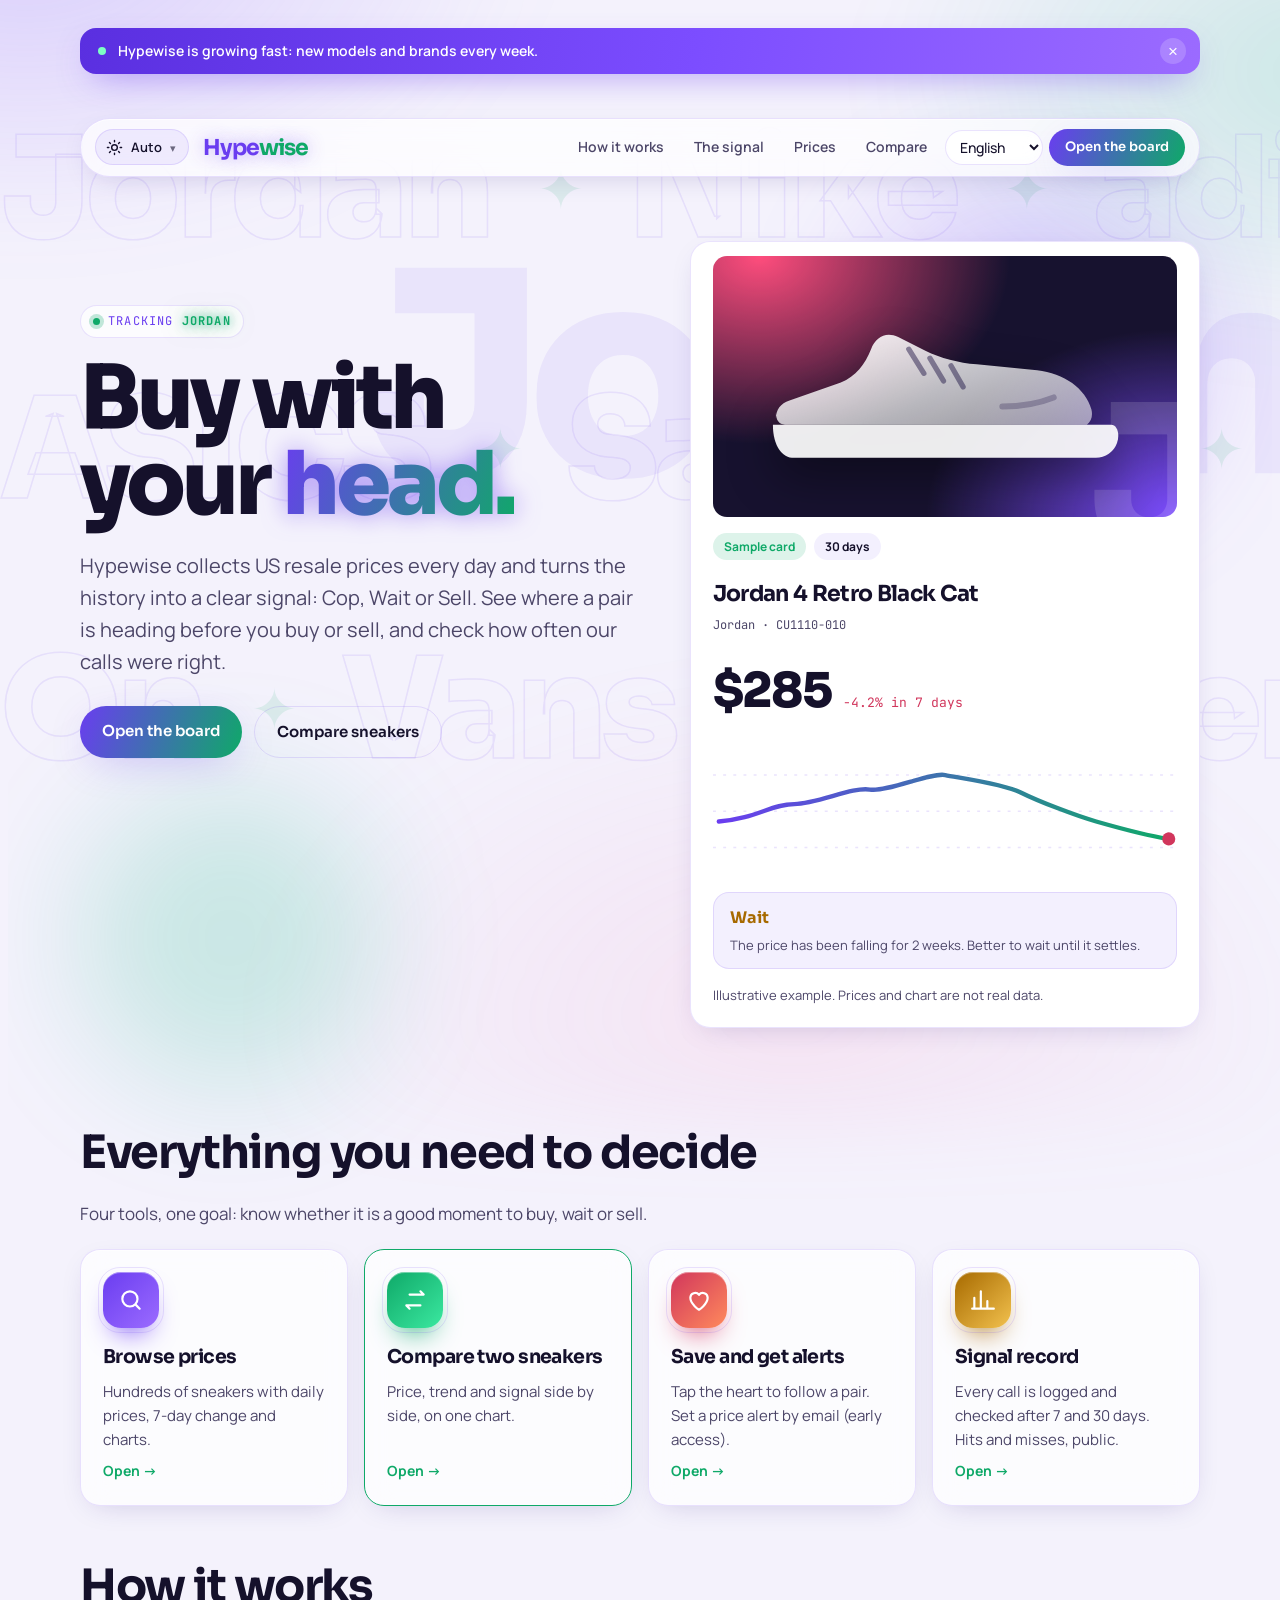
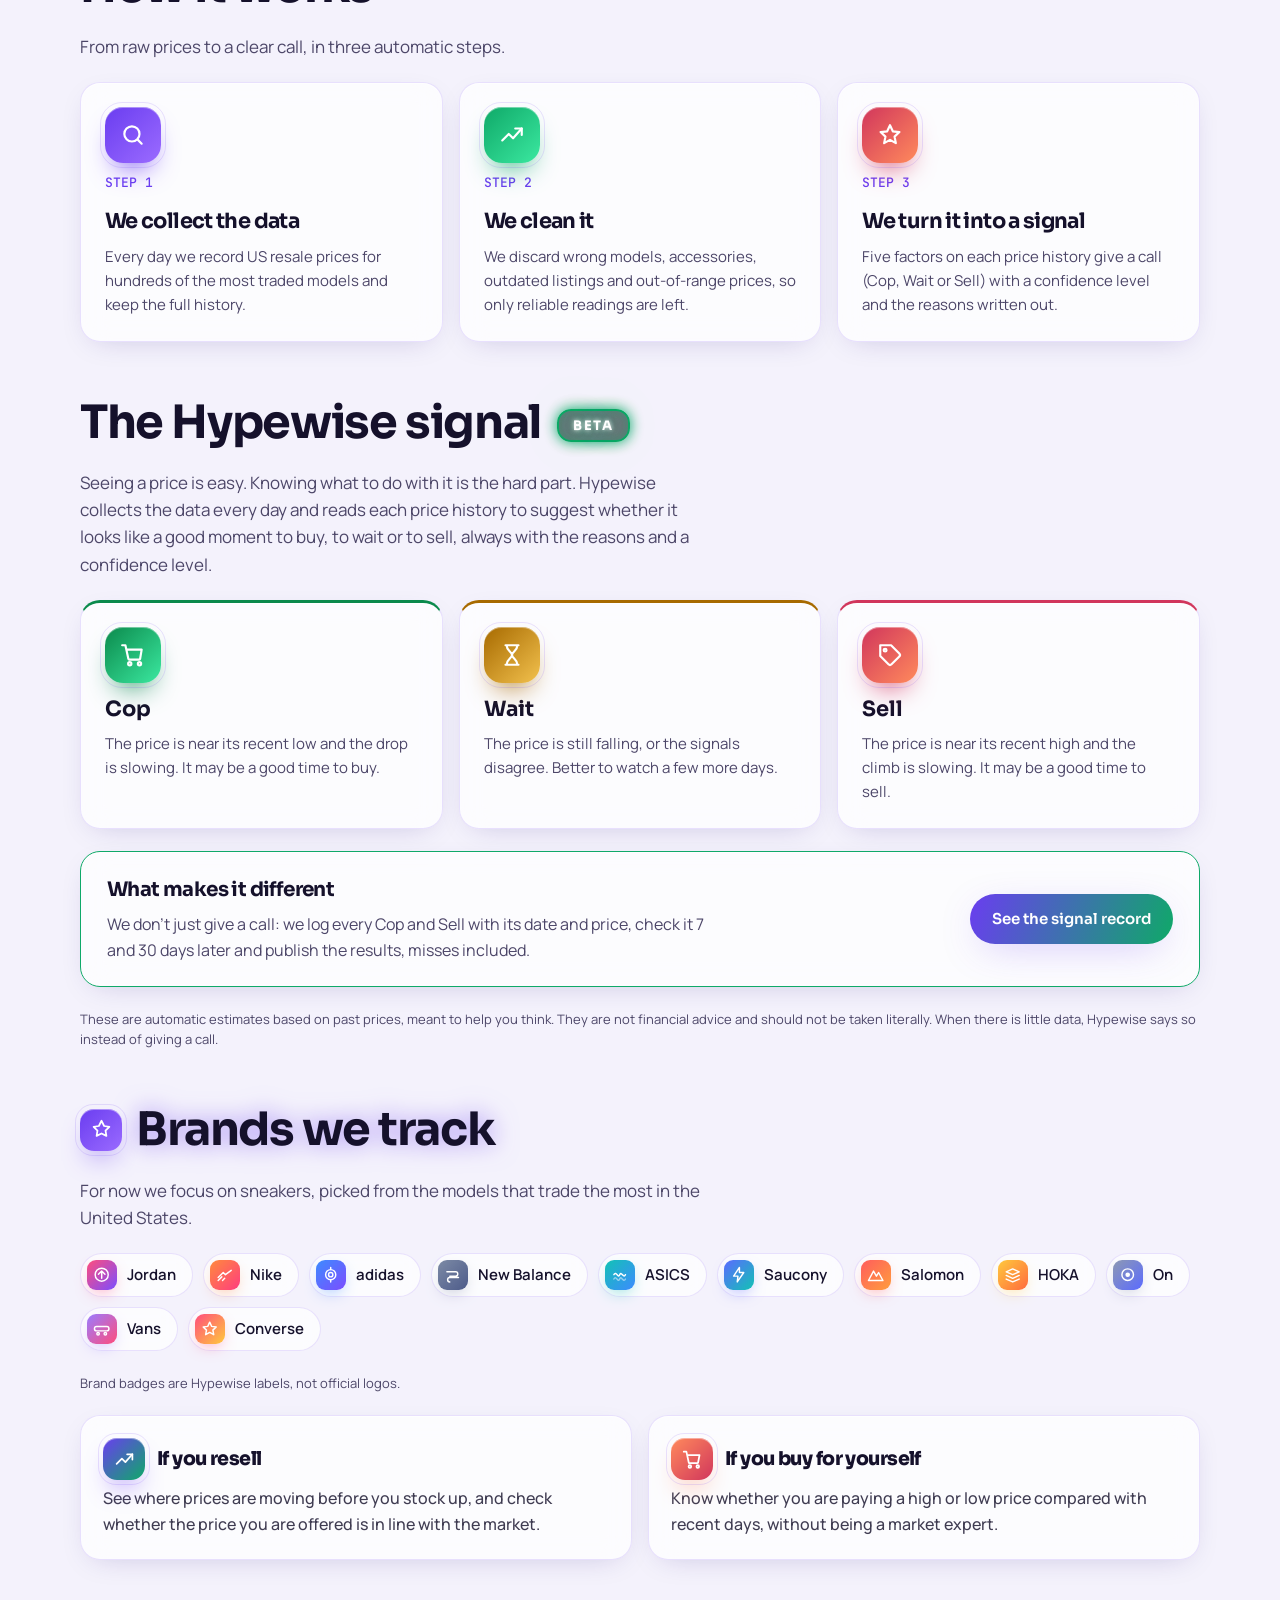
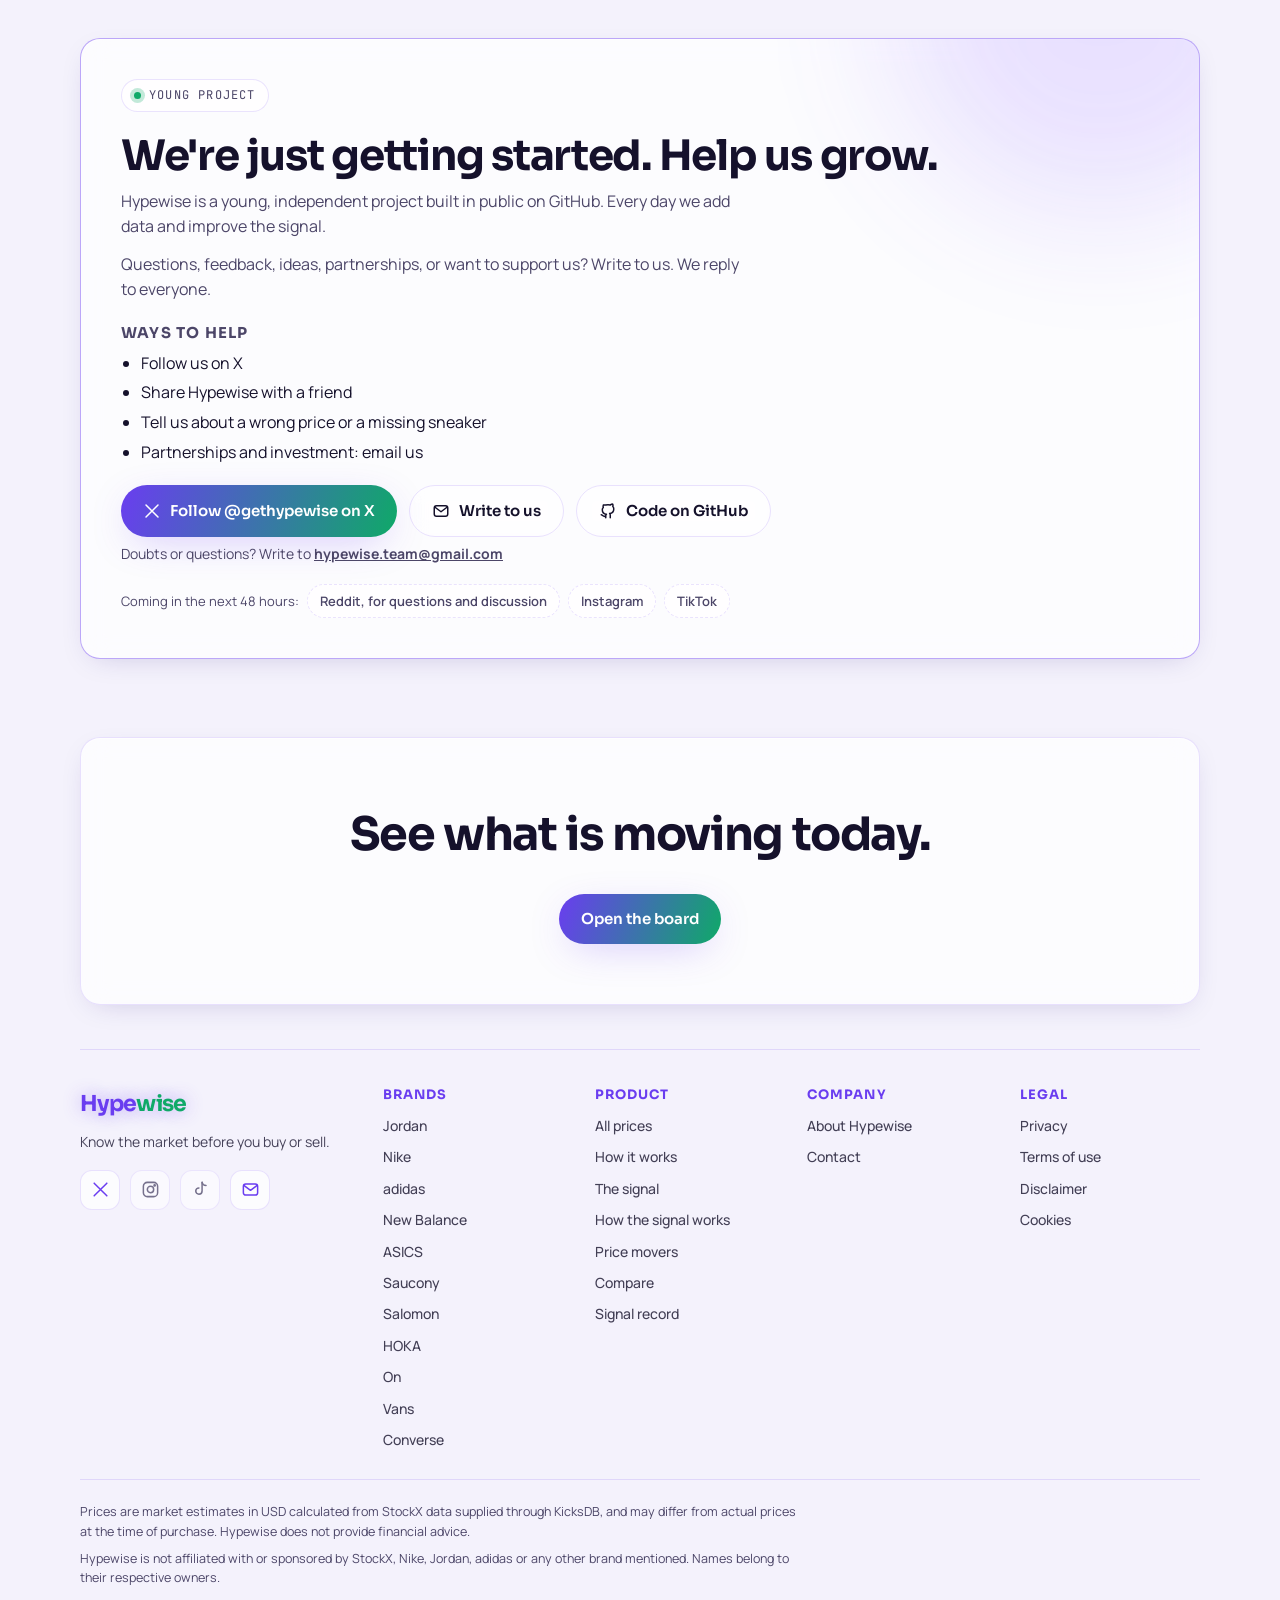
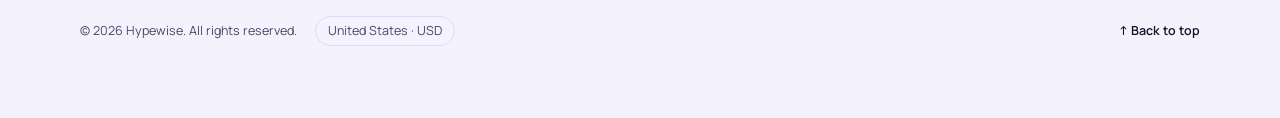
<file: site/index.html>
<!doctype html>
<html lang="en"><head><meta charset="utf-8"><meta name="viewport" content="width=device-width,initial-scale=1,viewport-fit=cover">
<title>Hypewise</title>
<link rel="canonical" href="https://itsbarbaz.github.io/sneaker-radar/">
<meta property="og:type" content="website"><meta property="og:site_name" content="Hypewise">
<meta property="og:title" content="Hypewise"><meta property="og:description" content="Hypewise tracks US sneaker resale prices and shows you when to buy, wait or sell.">
<meta property="og:url" content="https://itsbarbaz.github.io/sneaker-radar/"><meta property="og:image" content="https://itsbarbaz.github.io/sneaker-radar/og-image.png">
<meta name="twitter:card" content="summary_large_image"><meta name="twitter:image" content="https://itsbarbaz.github.io/sneaker-radar/og-image.png">
<link rel="icon" href="favicon.svg" type="image/svg+xml">
<meta name="description" content="Hypewise tracks US sneaker resale prices and shows you when to buy, wait or sell.">
<meta name="claude:viewport-fit-sides" content="cover">
<script>try{var t=localStorage.getItem("hw-theme");if(t==="light"||t==="dark")document.documentElement.setAttribute("data-theme",t)}catch(e){}</script>
<link rel="stylesheet" href="style.css?v=22">
<link rel="stylesheet" href="https://fonts.googleapis.com/css2?family=Sora:wght@500;600;700;800&family=Manrope:wght@400;500;600;700&family=JetBrains+Mono:wght@400;500&display=swap">
<style>
/* Layout: aurora hero (headline + live sample card), price ticker, three how-it-works tiles, signal cards, brands row, closing call to action. */
.hero{display:grid;grid-template-columns:minmax(0,1.1fr) minmax(0,1fr);gap:48px;align-items:start;padding-top:20px}
.hero>div.rise{padding-top:clamp(0px,5vw,70px)}
.sample .cover{aspect-ratio:16/9}
.eyebrow{display:inline-flex;gap:8px;align-items:center;font-family:var(--mono);font-size:12px;letter-spacing:.1em;text-transform:uppercase;color:var(--accent);margin:0 0 18px;padding:6px 12px;border:1px solid var(--line);border-radius:999px;background:var(--surface)}
.eyebrow::before{content:"";width:7px;height:7px;border-radius:50%;background:var(--accent2);box-shadow:0 0 0 4px color-mix(in srgb,var(--accent2) 25%,transparent)}
h1{font-weight:800;font-size:clamp(44px,8vw,88px);line-height:.98;margin:0;letter-spacing:-.045em;text-wrap:balance}
h1 em{font-style:normal;background:var(--grad);-webkit-background-clip:text;background-clip:text;color:transparent}
.lead{font-size:clamp(17px,2vw,20px);color:var(--muted);max-width:50ch;margin:22px 0 28px}
.cta{display:flex;gap:12px;flex-wrap:wrap}
.sample{background:var(--solid);-webkit-backdrop-filter:none;backdrop-filter:none;padding:14px 22px 22px;display:flex;flex-direction:column;gap:16px;position:relative}
.hero{position:relative}
html,body{overflow-x:clip}
.orb{position:absolute;border-radius:50%;filter:blur(60px);z-index:-1;pointer-events:none}
.orb.a{width:340px;height:340px;right:0;top:-40px;background:var(--aur1)}
.orb.b{width:300px;height:300px;left:0;bottom:-60px;background:var(--aur2)}
.eyebrow b.rot{display:inline-block;min-width:7ch;color:var(--ink);transition:opacity .35s,transform .35s}
.eyebrow b.rot.off{opacity:0;transform:translateY(8px)}
.sample .tag{display:flex;gap:8px;flex-wrap:wrap;font-size:12px;font-weight:700}
.sample .tag span{padding:4px 11px;border-radius:999px;background:var(--tint)}
.sample .tag span:first-child{color:var(--accent2);background:color-mix(in srgb,var(--accent2) 14%,transparent)}
.sample h3{margin:0;font-size:22px}
.sample .sku{font-family:var(--mono);font-size:12px;color:var(--muted)}
.sample .px{display:flex;align-items:baseline;gap:12px}
.sample .px b{font-family:var(--display);font-weight:800;font-size:48px;letter-spacing:-.04em}
.sample .px span{font-family:var(--mono);font-size:13px;color:var(--down)}
.sample svg{width:100%;height:auto}
.sample .verdict{border:1px solid var(--line);border-radius:16px;padding:12px 16px;background:var(--tint)}
.sample .v{font-family:var(--display);font-weight:700;color:var(--wait)}
.sample .verdict p{margin:4px 0 0;font-size:13px;color:var(--muted)}
.bento{display:flex;flex-direction:column;gap:22px}
.bento h2,.final h2{font-size:clamp(28px,4.5vw,46px);margin:0}
.intro{color:var(--muted);max-width:62ch;margin:10px 0 0;font-size:17px}
.cols,.verd,.two{display:grid;grid-template-columns:repeat(auto-fit,minmax(240px,1fr));gap:16px}
.col,.vcard{padding:24px}
.col .ico,.vcard .ico{margin-bottom:6px}
.col .n{font-family:var(--mono);font-size:13px;color:var(--accent);font-weight:500}
.col h3,.vcard .name{font-size:21px;margin:10px 0 6px}
.col p,.vcard p,.two p{margin:0;color:var(--muted);font-size:15px}
.vcard{border-top:3px solid var(--c)}
.vcard.cop{--c:var(--up)} .vcard.wait{--c:var(--wait)} .vcard.sell{--c:var(--down)}
.vcard .name{display:block;font-family:var(--display);font-weight:700}
.soon{font-family:var(--mono);font-size:11px;letter-spacing:.08em;text-transform:uppercase;color:var(--accent);border:1px solid var(--accent);border-radius:999px;padding:3px 10px;margin-left:12px;vertical-align:middle}
.brandrow{display:flex;flex-wrap:wrap;gap:10px}
.two h3{margin:0 0 6px;font-size:19px}
.final{text-align:center;padding:60px 24px;display:flex;flex-direction:column;align-items:center;gap:22px}
.stats{display:grid;grid-template-columns:repeat(auto-fit,minmax(160px,1fr));gap:14px}
.stat{padding:18px 22px}
.stat b{display:block;font-family:var(--display);font-weight:800;font-size:38px;letter-spacing:-.03em;font-variant-numeric:tabular-nums}
.stat small{color:var(--muted);font-size:12px;font-weight:600;text-transform:uppercase;letter-spacing:.08em}
@media (max-width:860px){.hero{grid-template-columns:minmax(0,1fr);gap:36px}}
@media (prefers-reduced-motion:no-preference){.sample .ln{stroke-dasharray:1;stroke-dashoffset:1;animation:draw 2s .4s ease forwards}}

.community{padding:clamp(22px,4vw,40px);margin:34px 0;position:relative;overflow:hidden;border:1px solid color-mix(in srgb,var(--accent) 35%,var(--line))}
.community::before{content:"";position:absolute;inset:-40% -10% auto auto;width:420px;height:420px;border-radius:50%;background:var(--aur1);filter:blur(70px);opacity:.7;pointer-events:none}
.community>*{position:relative}
.community h2{margin:10px 0 10px;font-size:clamp(26px,4.6vw,42px);line-height:1.05;letter-spacing:-.03em}
.community p{max-width:62ch;color:var(--muted);margin:0 0 12px}
.dogrid{display:grid;grid-template-columns:repeat(auto-fit,minmax(230px,1fr));gap:16px}
.docard{display:flex;flex-direction:column;gap:8px;padding:22px;text-decoration:none;color:var(--ink);transition:transform .2s,border-color .2s}
.docard:hover{transform:translateY(-4px);border-color:var(--accent2)}.docard.hot{border-color:var(--accent2)}
.docard h3{margin:6px 0 0;font-size:19px}.docard p{margin:0;color:var(--muted);font-size:15px;flex:1}.docard .go{font-weight:700;font-size:14px;color:var(--accent2)}
.proof{display:flex;align-items:center;justify-content:space-between;gap:20px;flex-wrap:wrap;padding:22px 26px;border-color:var(--accent2)}
.proof h3{margin:0 0 6px;font-size:20px}.proof p{margin:0;color:var(--muted);max-width:62ch}
.cm-wh{margin:18px 0 6px;font-size:15px;letter-spacing:.08em;text-transform:uppercase;color:var(--muted)}
.cm-ways{margin:0;padding-left:20px;display:flex;flex-direction:column;gap:4px}
.cm-actions{display:flex;flex-wrap:wrap;gap:12px;margin:20px 0 6px}
.cm-actions .btn{display:inline-flex;align-items:center;gap:9px}
.cm-actions svg{width:18px;height:18px;stroke:currentColor;fill:none;stroke-width:2;stroke-linecap:round;stroke-linejoin:round}
.cm-mail{font-size:14px;margin-top:14px;color:var(--muted)}.cm-mail a{color:var(--text);font-weight:700}
.cm-soon{display:flex;flex-wrap:wrap;align-items:center;gap:8px;margin-top:18px;font-size:13px;color:var(--muted)}
.cm-soon .pill{padding:6px 12px;border-radius:999px;border:1px dashed var(--line);background:var(--surface);font-weight:600;color:var(--text)}
.sample .v.cop{color:var(--up)}.sample .v.sell{color:var(--down)}
.sample .cover img{object-fit:cover}
</style>
</head><body>
<div class="wrap">
  <nav>
    <div class="nav-left">
      <button id="theme" class="theme" type="button"></button>
      <a class="mark" href="./">Hype<span>wise</span></a>
    </div>
    <div class="links">
      <a href="#come" data-i18n="nav.how">How it works</a>
      <a href="#segnale" data-i18n="nav.signal">The signal</a>
      <a href="board.html" data-i18n="nav.prices">Prices</a>
      <select id="lang" class="langsel" aria-label="Language"></select>
      <a class="btn" href="board.html" data-i18n="nav.open">Open the board</a>
    </div>
  </nav>

  <section class="hero"><span class="orb a"></span><span class="orb b"></span>
    <div class="rise">
      <p class="eyebrow"><span data-i18n="hero.track">Tracking</span> <b class="rot" id="rot">Jordan</b></p>
      <h1 data-i18n-html="hero.h1">Buy with your <em>head.</em></h1>
      <p class="lead" data-i18n="hero.lead"></p>
      <div class="cta">
        <a class="btn" href="board.html" data-i18n="nav.open">Open the board</a>
        <a class="btn ghost" href="compare.html" data-i18n="hero.cta2">Compare sneakers</a>
      </div>
    </div>
    <aside class="sample glass rise" style="--i:2" aria-label="Sample sneaker card">
      <div id="samplecover"></div><div class="tag"><span data-i18n="card.tag"></span><span data-i18n="card.tag2"></span></div>
      <div><h3>Jordan 4 Retro Black Cat</h3><span class="sku">Jordan · CU1110-010</span></div>
      <div class="px"><b>$285</b><span data-i18n="card.chg"></span></div>
      <svg viewBox="0 0 320 90" role="img" aria-label="Sample 30-day price chart">
        <defs><linearGradient id="hg" x1="0" y1="0" x2="1" y2="0"><stop offset="0" style="stop-color:var(--accent)"/><stop offset="1" style="stop-color:var(--accent2)"/></linearGradient></defs>
        <line x1="0" y1="20" x2="320" y2="20" stroke="var(--line)" stroke-dasharray="2 5"/><line x1="0" y1="45" x2="320" y2="45" stroke="var(--line)" stroke-dasharray="2 5"/><line x1="0" y1="70" x2="320" y2="70" stroke="var(--line)" stroke-dasharray="2 5"/>
        <path class="ln" pathLength="1" d="M4 52 C30 50 40 40 56 40 S96 28 108 30 S150 18 160 20 S200 26 212 32 S250 48 264 52 S300 62 314 64" fill="none" stroke="url(#hg)" stroke-width="3" stroke-linecap="round"/>
        <circle cx="314" cy="64" r="4.5" fill="var(--down)"/>
      </svg>
      <div class="verdict"><div class="v" data-i18n="card.v"></div><p data-i18n="card.vp"></p></div>
      <p class="fine" data-i18n="card.fine"></p>
    </aside>
  </section>

  <div class="ticker" id="ticker" hidden aria-label="Top movers"></div>
  <section class="stats" id="stats"></section>

  <section class="bento" id="fare">
    <div><h2 data-i18n="do.h"></h2><p class="intro" data-i18n="do.intro"></p></div>
    <div class="dogrid">
      <a class="docard glass scroll-rise" href="board.html"><span class="ico" style="--a:#6a3df0;--b:#9b6bff"><svg viewBox="0 0 24 24" aria-hidden="true"><circle cx="11" cy="11" r="7"/><path d="M20 20l-3.5-3.5"/></svg></span><h3 data-i18n="do1.h"></h3><p data-i18n="do1.p"></p><span class="go"><span data-i18n="do.go"></span> →</span></a>
      <a class="docard hot glass scroll-rise" href="compare.html"><span class="ico" style="--a:#0fa968;--b:#3be8a0"><svg viewBox="0 0 24 24" aria-hidden="true"><path d="M7 7h13l-3-3M17 17H4l3 3"/></svg></span><h3 data-i18n="do2.h"></h3><p data-i18n="do2.p"></p><span class="go"><span data-i18n="do.go"></span> →</span></a>
      <a class="docard glass scroll-rise" href="board.html"><span class="ico" style="--a:#d1365c;--b:#ff8a5c"><svg viewBox="0 0 24 24" aria-hidden="true"><path d="M12 21s-8-5.2-8-11a4.5 4.5 0 0 1 8-2.8A4.5 4.5 0 0 1 20 10c0 5.800-8 11-8 11z"/></svg></span><h3 data-i18n="do3.h"></h3><p data-i18n="do3.p"></p><span class="go"><span data-i18n="do.go"></span> →</span></a>
      <a class="docard glass scroll-rise" href="track.html"><span class="ico" style="--a:#a76a00;--b:#f2c14e"><svg viewBox="0 0 24 24" aria-hidden="true"><path d="M4 20V10M10 20V4M16 20v-7M22 20H2"/></svg></span><h3 data-i18n="do4.h"></h3><p data-i18n="do4.p"></p><span class="go"><span data-i18n="do.go"></span> →</span></a>
    </div>
  </section>

  <section class="bento" id="come">
    <div><h2 data-i18n="how.h"></h2><p class="intro" data-i18n="how.intro"></p></div>
    <div class="cols">
      <div class="col glass scroll-rise"><span class="ico" style="--a:#6a3df0;--b:#9b6bff"><svg viewBox="0 0 24 24" aria-hidden="true"><circle cx="11" cy="11" r="7"/><path d="M20 20l-3.5-3.5"/></svg></span><span class="n" data-i18n="s1.n"></span><h3 data-i18n="s1.h"></h3><p data-i18n="s1.p"></p></div>
      <div class="col glass scroll-rise"><span class="ico" style="--a:#0fa968;--b:#3be8a0"><svg viewBox="0 0 24 24" aria-hidden="true"><path d="M3 17l6-6 4 4 8-9"/><path d="M15 6h6v6"/></svg></span><span class="n" data-i18n="s2.n"></span><h3 data-i18n="s2.h"></h3><p data-i18n="s2.p"></p></div>
      <div class="col glass scroll-rise"><span class="ico" style="--a:#d1365c;--b:#ff8a5c"><svg viewBox="0 0 24 24" aria-hidden="true"><path d="M12 3l2.6 5.6 6.1.7-4.5 4.2 1.2 6L12 16.5 6.6 19.5l1.2-6L3.3 9.3l6.1-.7z"/></svg></span><span class="n" data-i18n="s3.n"></span><h3 data-i18n="s3.h"></h3><p data-i18n="s3.p"></p></div>
    </div>
  </section>

  <section class="bento" id="segnale">
    <div><h2><span data-i18n="sig.h"></span><span class="neon-sign" style="margin-left:16px;font-size:13px;vertical-align:middle;padding:6px 14px">beta</span></h2><p class="intro" data-i18n="sig.intro"></p></div>
    <div class="verd">
      <div class="vcard cop glass scroll-rise"><span class="ico" style="--a:#0b8a4c;--b:#3be8a0"><svg viewBox="0 0 24 24" aria-hidden="true"><circle cx="9" cy="20" r="1.5"/><circle cx="18" cy="20" r="1.5"/><path d="M2 3h3l2.7 12.4a1 1 0 0 0 1 .8h8.9a1 1 0 0 0 1-.8L20 7H6"/></svg></span><span class="name" data-i18n="cop.name"></span><p data-i18n="cop.p"></p></div>
      <div class="vcard wait glass scroll-rise"><span class="ico" style="--a:#a76a00;--b:#f2c14e"><svg viewBox="0 0 24 24" aria-hidden="true"><path d="M6 3h12M6 21h12M7 3c0 5 5 6 5 9s-5 4-5 9M17 3c0 5-5 6-5 9s5 4 5 9"/></svg></span><span class="name" data-i18n="wait.name"></span><p data-i18n="wait.p"></p></div>
      <div class="vcard sell glass scroll-rise"><span class="ico" style="--a:#d1365c;--b:#ff8a5c"><svg viewBox="0 0 24 24" aria-hidden="true"><path d="M20.6 13.4l-7.2 7.2a2 2 0 0 1-2.8 0L3 13V3h10l7.6 7.6a2 2 0 0 1 0 2.8z"/><circle cx="7.5" cy="7.5" r="1.3"/></svg></span><span class="name" data-i18n="sell.name"></span><p data-i18n="sell.p"></p></div>
    </div>
    <div class="proof glass scroll-rise"><div><h3 data-i18n="sig.proof.h"></h3><p data-i18n="sig.proof.p"></p></div><a class="btn" href="track.html" data-i18n="sig.proof.btn"></a></div>
    <p class="fine" data-i18n="sig.fine"></p>
  </section>

  <section class="bento" id="copertura">
    <div><h2 class="h2i"><span class="ico sm" style="--a:#6a3df0;--b:#9b6bff"><svg viewBox="0 0 24 24" aria-hidden="true"><path d="M12 2l3 6 6 .9-4.4 4.3 1 6.1L12 16.5 6.4 19.3l1-6.1L3 8.9 9 8z"/></svg></span><span class="neon" data-i18n="l.brands">Brands we track</span></h2><p class="intro" data-i18n="cov.intro"></p></div>
    <div class="brandrow" id="brandrow"></div>
    <p class="fine" data-i18n="l.brandsnote"></p>
    <div class="two">
      <div class="glass scroll-rise" style="padding:22px"><h3><span class="ico sm" style="--a:#6a3df0;--b:#0fa968"><svg viewBox="0 0 24 24" aria-hidden="true"><path d="M3 17l6-6 4 4 8-9"/><path d="M15 6h6v6"/></svg></span><span data-i18n="who1.h"></span></h3><p data-i18n="who1.p"></p></div>
      <div class="glass scroll-rise" style="padding:22px"><h3><span class="ico sm" style="--a:#ff8a5c;--b:#d1365c"><svg viewBox="0 0 24 24" aria-hidden="true"><circle cx="9" cy="20" r="1.5"/><circle cx="18" cy="20" r="1.5"/><path d="M2 3h3l2.7 12.4a1 1 0 0 0 .8.8h8.9a1 1 0 0 0 1-.8L20 7H6"/></svg></span><span data-i18n="who2.h"></span></h3><p data-i18n="who2.p"></p></div>
    </div>
  </section>

  <section class="community glass scroll-rise" id="crece">
    <p class="eyebrow"><span data-i18n="cm.eyebrow">Help us grow</span></p>
    <h2 data-i18n="cm.h"></h2>
    <p data-i18n="cm.p1"></p>
    <p data-i18n="cm.p2"></p>
    <h3 class="cm-wh" data-i18n="cm.whead"></h3>
    <ul class="cm-ways"><li data-i18n="cm.w1"></li><li data-i18n="cm.w2"></li><li data-i18n="cm.w3"></li><li data-i18n="cm.w4"></li></ul>
    <div class="cm-actions">
      <a class="btn" href="https://x.com/gethypewise" target="_blank" rel="noopener"><svg viewBox="0 0 24 24" aria-hidden="true"><path d="M4 4l16 16M20 4L4 20"/></svg><span data-i18n="cm.x"></span></a>
      <a class="btn ghost" href="mailto:hypewise.team@gmail.com"><svg viewBox="0 0 24 24" aria-hidden="true"><rect x="3" y="5" width="18" height="14" rx="3"/><path d="M4 7l8 6 8-6"/></svg><span data-i18n="cm.mailbtn"></span></a>
      <a class="btn ghost" href="https://github.com/itsbarbaz/sneaker-radar" target="_blank" rel="noopener"><svg viewBox="0 0 24 24" aria-hidden="true"><path d="M9 19c-4 1-4-2-6-2m12 4v-3.5a3 3 0 0 0-.8-2.3c2.7-.3 5.5-1.3 5.5-6a4.6 4.6 0 0 0-1.3-3.2 4.3 4.3 0 0 0-.1-3.2s-1-.3-3.3 1.2a11.400 11.400 0 0 0-6 0C6.800 3.700 5.800 4 5.800 4a4.300 4.300 0 0 0-.1 3.200A4.600 4.600 0 0 0 4.400 10.400c0 4.700 2.800 5.700 5.500 6A3 3 0 0 0 9 18.700V21"/></svg><span data-i18n="cm.gh"></span></a>
    </div>
    <p class="cm-mail"><span data-i18n="cm.doubt"></span> <a href="mailto:hypewise.team@gmail.com">hypewise.team@gmail.com</a></p>
    <div class="cm-soon"><span data-i18n="cm.soonl"></span><span class="pill" data-i18n="cm.rd"></span><span class="pill" data-i18n="cm.ig"></span><span class="pill" data-i18n="cm.tt"></span></div>
  </section>

  <section class="final glass">
    <h2 data-i18n="final.h"></h2>
    <a class="btn" href="board.html" data-i18n="nav.open">Open the board</a>
  </section>

  <footer><p data-i18n="foot1"></p><p data-i18n="foot2"></p></footer>
</div>
<script src="i18n.js?v=22"></script>
<script src="strings.js?v=22"></script>
<script src="app.js?v=22"></script>
<script src="signal.js?v=22"></script>
<script src="favs.js?v=22"></script>
<script src="ui.js?v=22"></script>
<script>
HW.mount(); UI.initTheme(); UI.backdrop(); UI.banner(); UI.footer();
var D = window.HWD, BR = ["Jordan","Nike","adidas","New Balance","ASICS","Saucony","Salomon","HOKA","On","Vans","Converse"];
function brands() { document.getElementById("brandrow").innerHTML = BR.map(function (b, i) { return D.bchip(b, i); }).join(""); }
brands();
document.getElementById("samplecover").innerHTML = D.cover({ brand: "Jordan", title: "Jordan 4 Retro Black Cat", image: null }, "s", "");
(function () { var r = document.getElementById("rot"), k = 0; if (matchMedia("(prefers-reduced-motion: reduce)").matches) return;
  setInterval(function () { r.classList.add("off"); setTimeout(function () { k = (k + 1) % BR.length; r.textContent = BR[k]; r.classList.remove("off"); }, 350); }, 2200); })();
(async function () {
  try {
    var items = await D.loadAll(), set = {}; items.forEach(function (x) { set[x.brand] = 1; });
    var vals = [items.length, Object.keys(set).length];
    document.getElementById("stats").innerHTML = ["b.stat1", "b.stat2"].map(function (k, i) { return '<div class="stat glass rise" style="--i:' + i + '"><b>' + vals[i] + "</b><small>" + D.esc(HW.t(k)) + "</small></div>"; }).join("");
    Array.prototype.forEach.call(document.querySelectorAll("#stats b"), function (b, i) { UI.countUp(b, vals[i]); });
    function tick() {
      var mv = items.map(function (x) { return { label: x.title.replace(/\s*\([^)]*\)/g, ""), value: x.prices[x.prices.length - 1], chg: D.change(x, 7) }; })
        .filter(function (m) { return m.chg !== null; }).sort(function (a, b) { return Math.abs(b.chg) - Math.abs(a.chg); }).slice(0, 14);
      UI.ticker(document.getElementById("ticker"), mv, function (v) { return D.pct(v, HW.locale()); });
    }
    function liveHero() {
      var cand = items.filter(function (x) { return x.image && x.prices.length >= 8; }), best = null, bc = 0;
      cand.forEach(function (x) { var c = D.change(x, 7); if (c !== null && Math.abs(c) <= 30 && Math.abs(c) > bc) { best = x; bc = Math.abs(c); } });
      if (!best) best = cand[0]; if (!best) return;
      var x = best, tit = D.parseTitle(x.title, x.brand), c7 = D.change(x, 7), n = x.prices.length, last = x.prices[n - 1];
      var from = x.times[n - 1] - 30 * 864e5, P = [], T = [];
      x.prices.forEach(function (v, i) { if (x.times[i] >= from) { P.push(v); T.push(x.times[i]); } });
      var mn = Math.min.apply(null, P), mx = Math.max.apply(null, P), rg = (mx - mn) || 1, t0 = T[0], tr = (T[T.length - 1] - t0) || 1;
      var pts = P.map(function (v, i) { return [4 + (T[i] - t0) / tr * 312, 76 - (v - mn) / rg * 62]; });
      var d = pts.map(function (q, i) { return (i ? "L" : "M") + q[0].toFixed(1) + " " + q[1].toFixed(1); }).join(" ");
      var lp = pts[pts.length - 1], col = P[P.length - 1] >= P[0] ? "var(--up)" : "var(--down)";
      var s = HWSignal.signal(x), vname = HW.t(s.verdict === "cop" ? "cop.name" : s.verdict === "sell" ? "sell.name" : "wait.name");
      var aside = document.querySelector(".sample");
      aside.setAttribute("aria-label", "Live sneaker card");
      aside.innerHTML = '<div>' + D.cover(x, "l", "") + '</div><div class="tag"><span>' + D.esc(HW.t("card.live")) + '</span><span>' + D.esc(HW.t("card.tag2")) + '</span></div>' +
        '<div><h3>' + D.esc(tit.name) + '</h3><span class="sku">' + D.esc(x.brand) + " · " + D.esc(x.sku) + '</span></div>' +
        '<div class="px"><b>' + D.esc(D.money(last)) + '</b>' + (c7 === null ? "" : '<span style="color:' + (c7 >= 0 ? "var(--up)" : "var(--down)") + '">' + D.esc(D.pct(c7, HW.locale())) + " · 7d</span>") + '</div>' +
        '<svg viewBox="0 0 320 90" role="img" aria-label="30-day price chart"><defs><linearGradient id="hg2" x1="0" y1="0" x2="1" y2="0"><stop offset="0" style="stop-color:var(--accent)"/><stop offset="1" style="stop-color:var(--accent2)"/></linearGradient></defs>' +
        '<line x1="0" y1="20" x2="320" y2="20" stroke="var(--line)" stroke-dasharray="2 5"/><line x1="0" y1="45" x2="320" y2="45" stroke="var(--line)" stroke-dasharray="2 5"/><line x1="0" y1="70" x2="320" y2="70" stroke="var(--line)" stroke-dasharray="2 5"/>' +
        '<path class="ln" pathLength="1" d="' + d + '" fill="none" stroke="url(#hg2)" stroke-width="3" stroke-linecap="round" stroke-linejoin="round"/><circle cx="' + lp[0].toFixed(1) + '" cy="' + lp[1].toFixed(1) + '" r="4.5" fill="' + col + '"/></svg>' +
        (s.verdict === "none" ? "" : '<div class="verdict"><div class="v ' + s.verdict + '">' + D.esc(vname) + ' · beta</div></div>') +
        '<p class="fine">' + D.esc(HW.t("card.fine2")) + '</p>';
    }
    try { liveHero(); document.addEventListener("hw-lang", function () { try { liveHero(); } catch (e) {} }); } catch (e) { console.warn("live hero failed", e); }
    tick();
  } catch (e) { console.warn("live data unavailable", e); }
})();
</script>
</body></html>
</file>
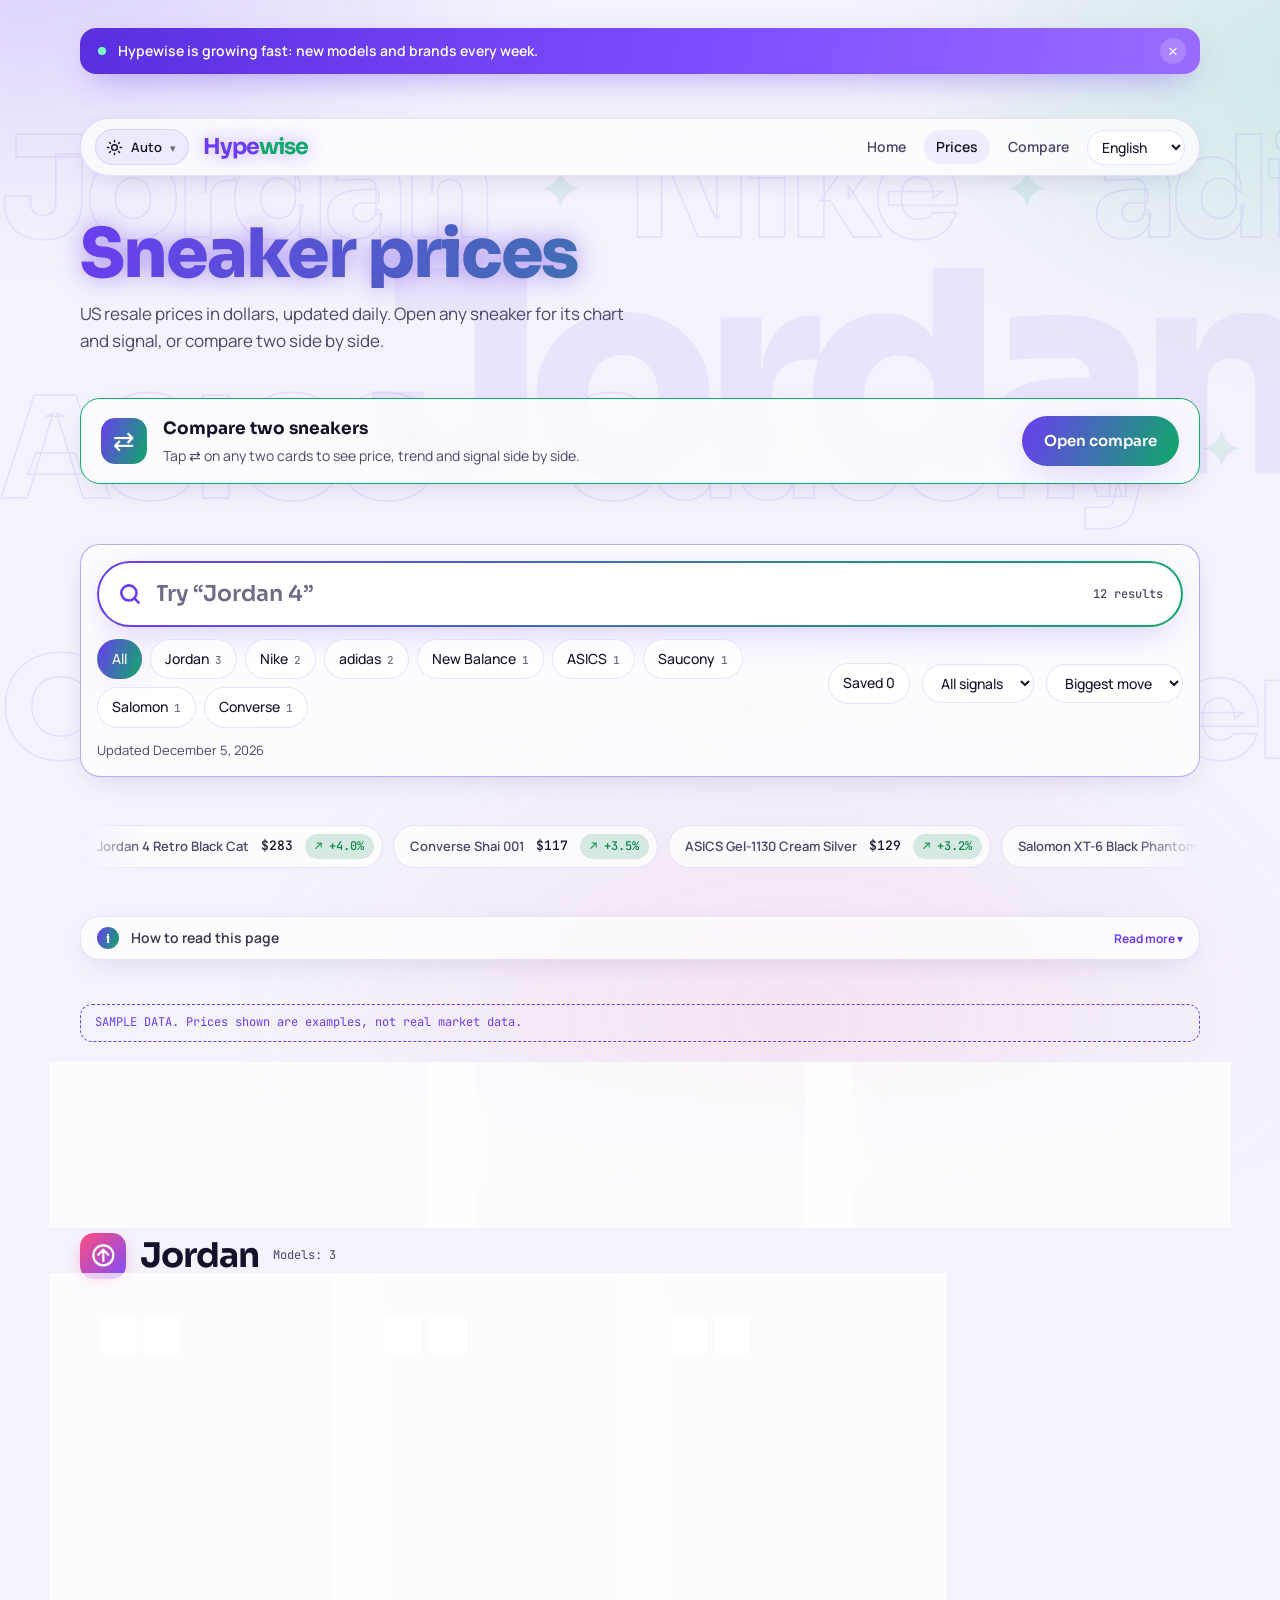
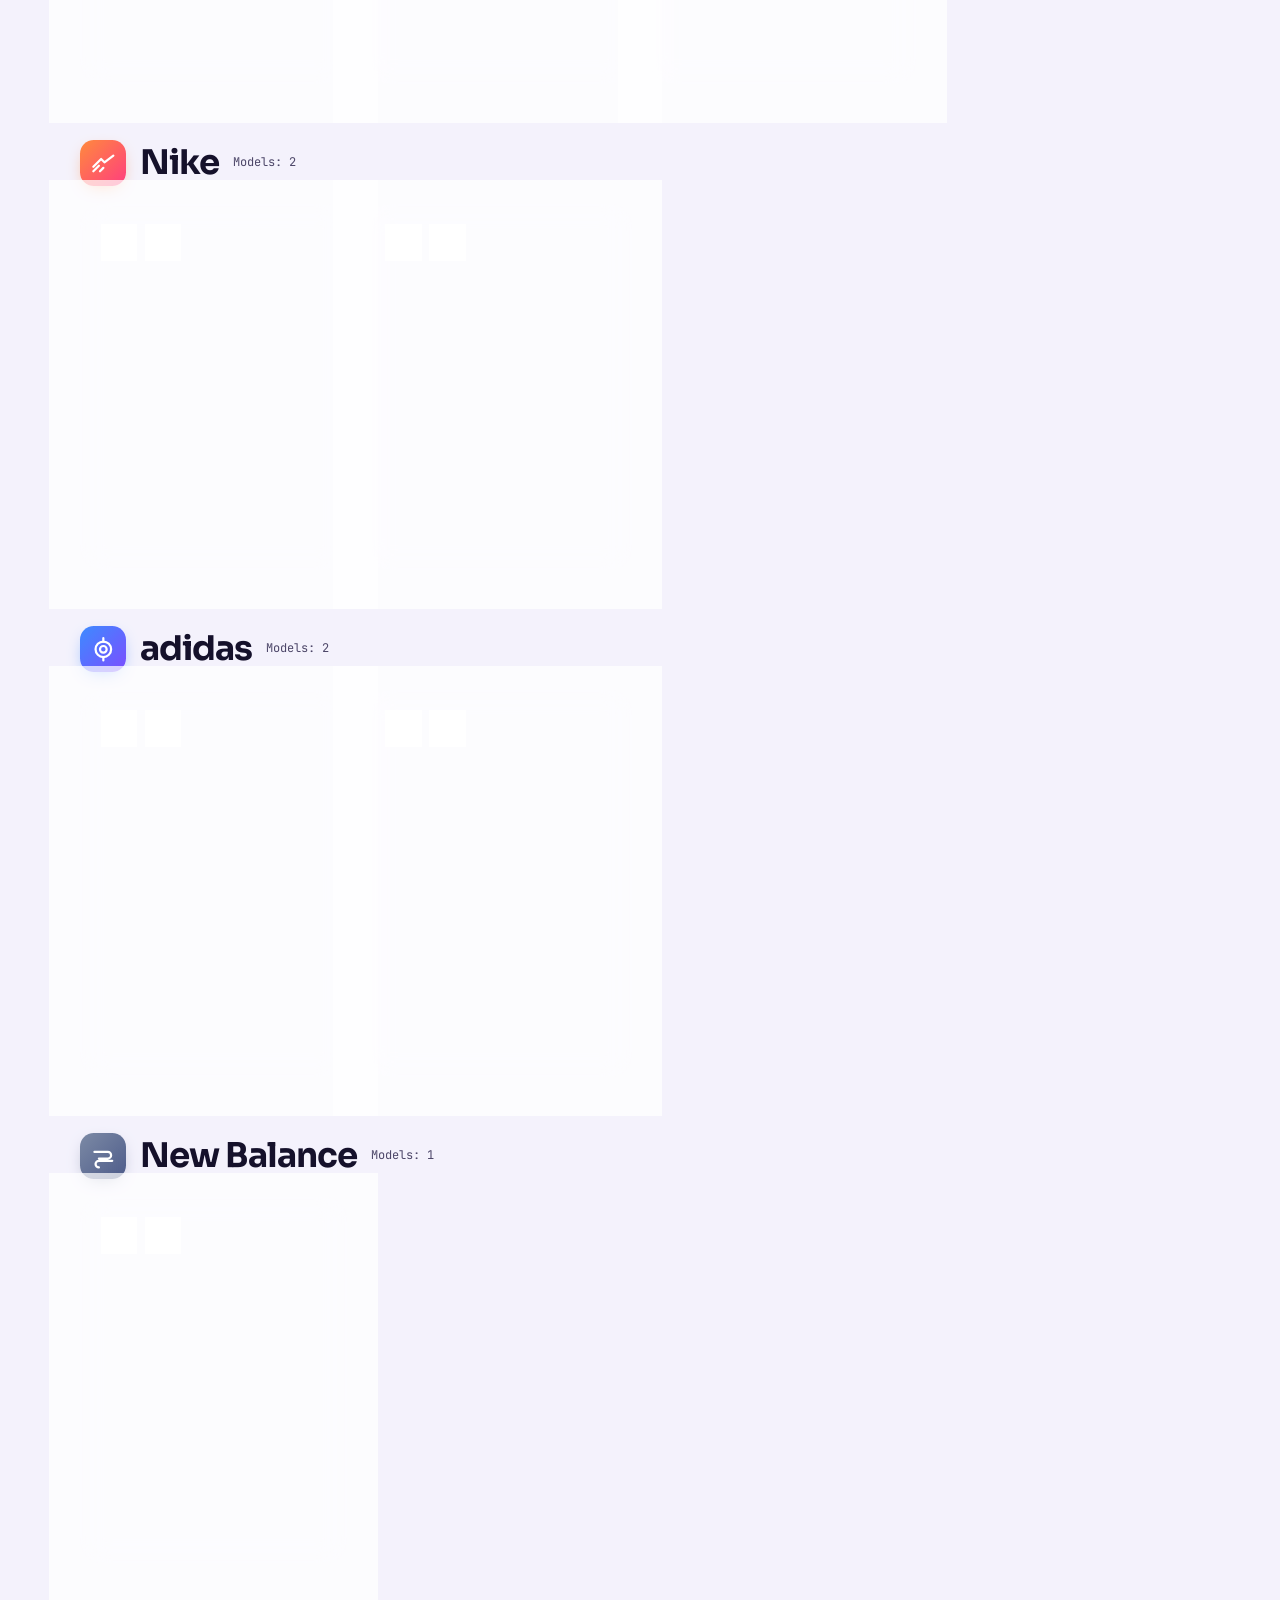
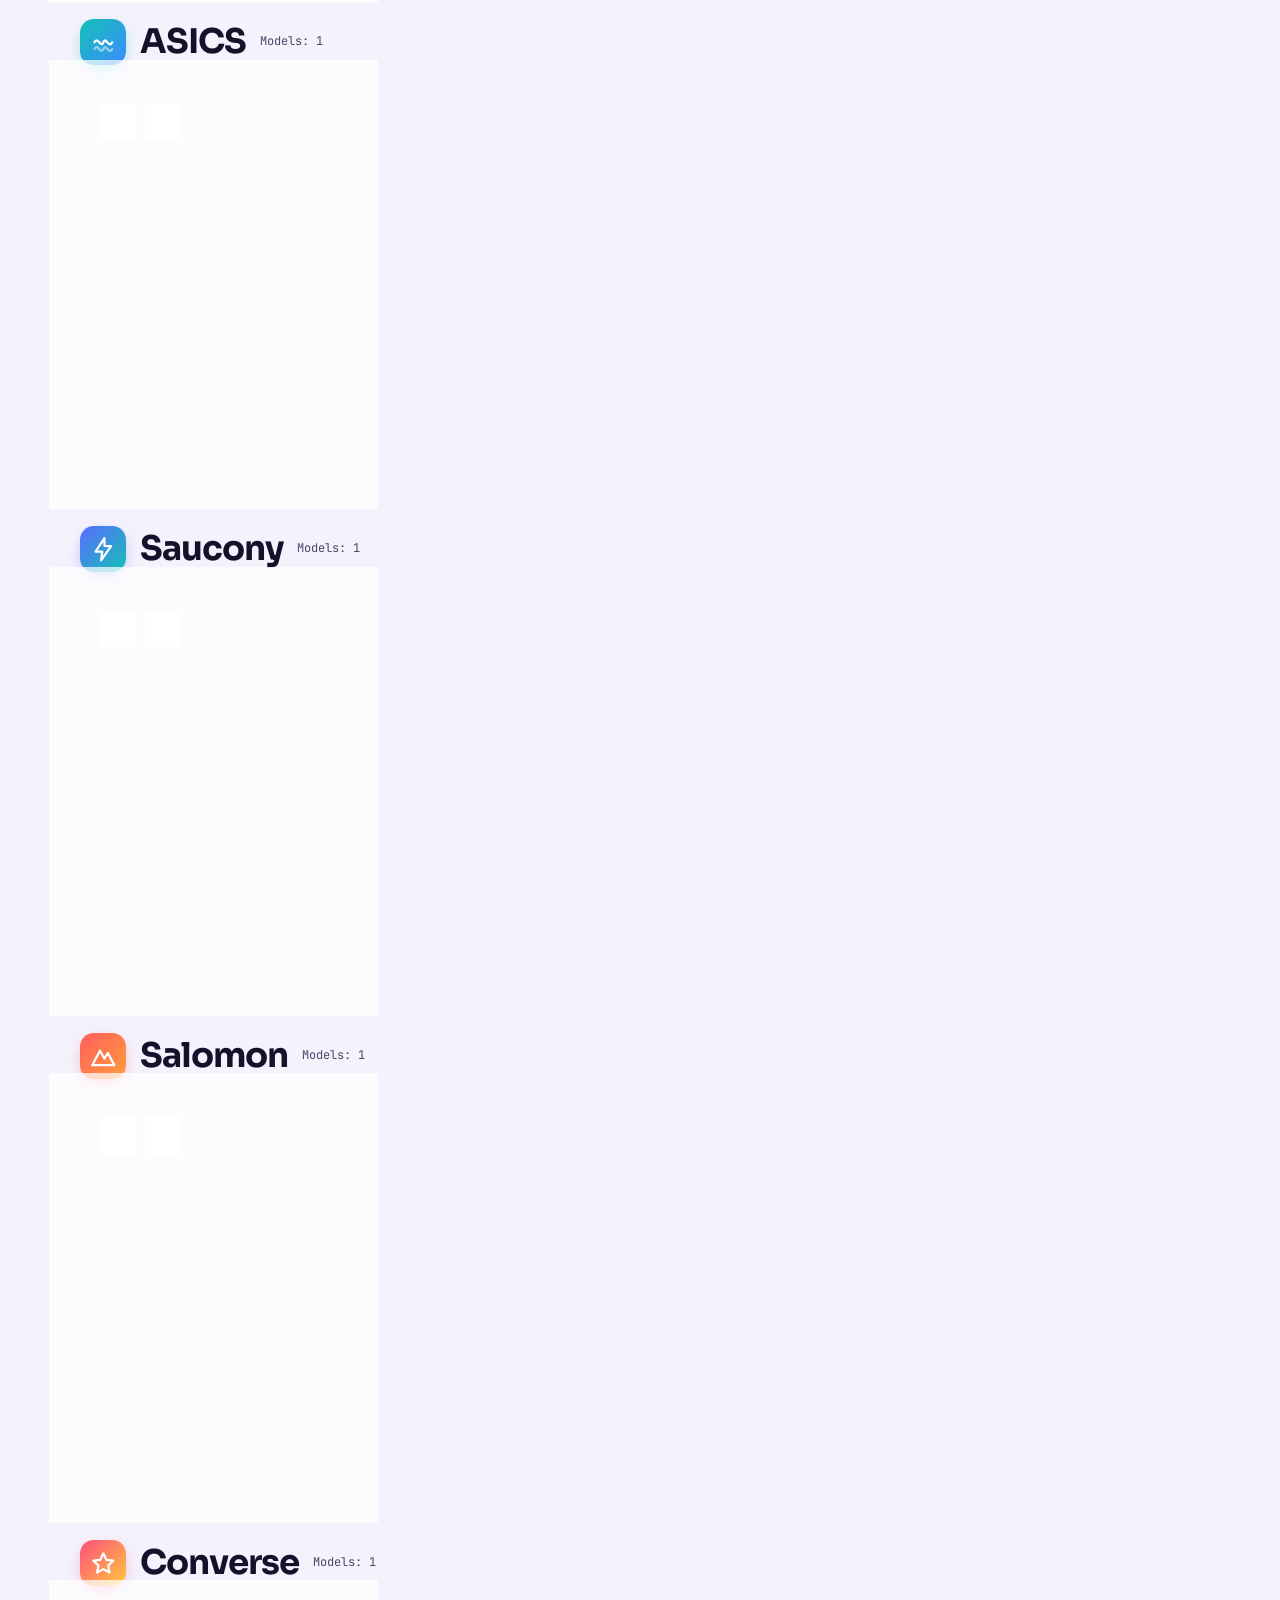
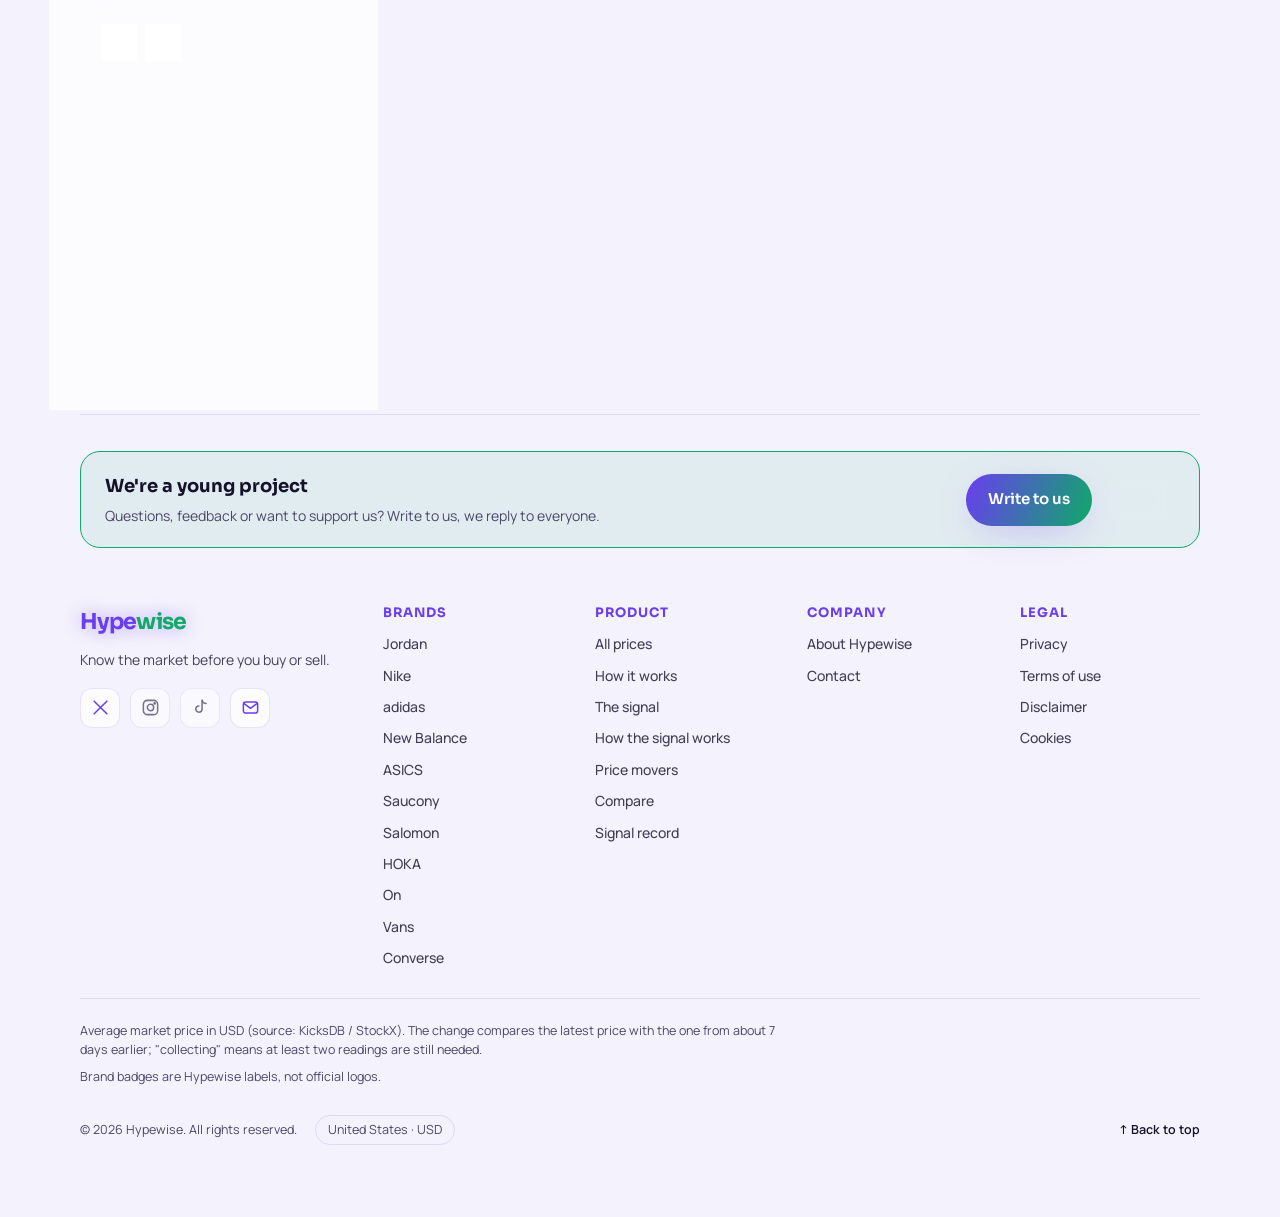
<file: site/board.html>
<!doctype html>
<html lang="en"><head><meta charset="utf-8"><meta name="viewport" content="width=device-width,initial-scale=1,viewport-fit=cover">
<title>Hypewise Prices</title>
<meta name="description" content="Daily US sneaker resale prices, price history and a Cop/Wait/Sell signal. Estimates only, not financial advice.">
<link rel="canonical" href="https://itsbarbaz.github.io/sneaker-radar/board.html">
<meta property="og:type" content="website"><meta property="og:site_name" content="Hypewise">
<meta property="og:title" content="Hypewise Prices"><meta property="og:description" content="Daily US sneaker resale prices, price history and a Cop/Wait/Sell signal. Estimates only, not financial advice.">
<meta property="og:url" content="https://itsbarbaz.github.io/sneaker-radar/board.html"><meta property="og:image" content="https://itsbarbaz.github.io/sneaker-radar/og-image.png">
<meta name="twitter:card" content="summary_large_image"><meta name="twitter:image" content="https://itsbarbaz.github.io/sneaker-radar/og-image.png">
<link rel="icon" href="favicon.svg" type="image/svg+xml">
<meta name="claude:viewport-fit-sides" content="cover">
<script>try{var t=localStorage.getItem("hw-theme");if(t==="light"||t==="dark")document.documentElement.setAttribute("data-theme",t)}catch(e){}</script>
<link rel="stylesheet" href="style.css?v=22">
<link rel="stylesheet" href="https://fonts.googleapis.com/css2?family=Sora:wght@500;600;700;800&family=Manrope:wght@400;500;600;700&family=JetBrains+Mono:wght@400;500&display=swap">
<style>
/* Layout: floating pill nav, big gradient title, price ticker, three glass figures, filter pills, then one block per brand with a grid of glass sneaker cards. */
h1{font-weight:800;font-size:clamp(38px,7vw,68px);line-height:1;margin:0}
.sub{color:var(--muted);margin:12px 0 0;max-width:56ch;font-size:17px}
.stats{display:grid;grid-template-columns:repeat(auto-fit,minmax(180px,1fr));gap:14px}
.stat{padding:18px 20px}
.stat b{display:block;font-family:var(--display);font-weight:700;font-size:clamp(30px,4vw,40px);line-height:1;letter-spacing:-.03em;font-variant-numeric:tabular-nums}
.stat small{display:block;margin-top:6px;color:var(--muted);font-size:12px;font-weight:600;text-transform:uppercase;letter-spacing:.08em}
.finder{position:sticky;top:10px;z-index:8;padding:16px;display:flex;flex-direction:column;gap:12px;border-color:color-mix(in srgb,var(--accent) 35%,var(--line))}
.sbox{position:relative;display:flex;align-items:center;gap:12px;height:66px;padding:0 18px;border-radius:999px;background:var(--solid);border:2px solid transparent;
  background-image:linear-gradient(var(--solid),var(--solid)),linear-gradient(110deg,var(--accent),var(--accent2),var(--accent));background-origin:border-box;background-clip:padding-box,border-box;background-size:100% 100%,200% 100%;box-shadow:var(--glow);transition:transform .25s,box-shadow .25s}
.sbox:focus-within{transform:scale(1.015);box-shadow:0 0 0 5px color-mix(in srgb,var(--accent) 22%,transparent),var(--glow)}
.sbox .mag{width:26px;height:26px;flex:none;stroke:var(--accent);fill:none;stroke-width:2.4;stroke-linecap:round;transition:transform .3s}
.sbox:focus-within .mag{transform:rotate(-12deg) scale(1.15);stroke:var(--accent2)}
.sbox input{flex:1;min-width:0;border:0;background:transparent;box-shadow:none;padding:0;font:600 clamp(17px,2.4vw,22px) var(--display);color:var(--ink);outline:none;-webkit-appearance:none;appearance:none}
.sbox input::placeholder{color:var(--muted);opacity:.8}
.sbox .qc{border:0;background:var(--tint);color:var(--ink);font:600 13px var(--body);padding:6px 12px;border-radius:999px;cursor:pointer}
.sbox .res{font:500 12px var(--mono);color:var(--muted);white-space:nowrap}
.frow{display:flex;gap:12px;align-items:center;flex-wrap:wrap;justify-content:space-between}
.frow .chips{flex:1;min-width:0}
@media (prefers-reduced-motion:no-preference){.sbox{animation:sheen 6s linear infinite}@keyframes sheen{to{background-position:0 0,200% 0}}}
@media (max-width:640px){.sbox .res{display:none}.sbox{height:58px}.finder{top:6px}}
.chips{display:flex;flex-wrap:wrap;gap:8px}
.chips .chip .n{opacity:.6;margin-left:6px;font-family:var(--mono);font-size:11px}
.brandsec{display:flex;flex-direction:column;gap:18px;scroll-margin-top:16px}
.brandsec>header{display:flex;align-items:center;gap:14px}
.brandsec h2{font-size:clamp(24px,4vw,34px);margin:0;line-height:1.1}
.brandsec header .cnt{font-family:var(--mono);font-size:12px;color:var(--muted)}
.brandsec header .more{margin-left:auto}
.grid{display:grid;grid-template-columns:repeat(auto-fill,minmax(250px,1fr));gap:16px}
.scard{display:flex;flex-direction:column;gap:14px;text-decoration:none;padding:10px;min-width:0;transition:border-color .2s,box-shadow .2s,transform .2s}
.scard{position:relative}
.scard:hover,.scard:focus-visible{border-color:var(--accent2);box-shadow:0 0 0 3px var(--accent2),0 24px 50px -16px color-mix(in srgb,var(--accent2) 60%,transparent);transform:translateY(-6px);background:color-mix(in srgb,var(--accent2) 9%,var(--surface))}
.scard .open{position:absolute;right:20px;top:20px;z-index:2;display:inline-flex;gap:6px;align-items:center;padding:7px 14px;border-radius:999px;background:var(--accent2);color:#06281a;font:700 12px var(--display);opacity:0;transform:translateY(-6px) scale(.9);transition:.22s}
.scard:hover .open,.scard:focus-visible .open{opacity:1;transform:none}
.scard .cover{transition:transform .35s}
.scard:hover .cover{transform:scale(1.03)}
.scard:hover .price{color:var(--accent2)}
.scard .body{display:flex;flex-direction:column;gap:2px;min-width:0;padding:0 8px 8px}
.scard b{font-family:var(--display);font-weight:600;font-size:16px;line-height:1.3;letter-spacing:-.02em;overflow-wrap:anywhere}
.scard .sku{font-family:var(--mono);font-size:11px;color:var(--muted)}
.scard .pr{display:flex;align-items:center;justify-content:space-between;gap:10px;margin-top:12px}
.scard .price{font-family:var(--display);font-weight:700;font-size:24px;letter-spacing:-.03em;font-variant-numeric:tabular-nums}
.scard .chg{font-family:var(--mono);font-size:12px;font-weight:500;padding:4px 10px;border-radius:999px;background:var(--tint)}
.scard .chg.up{background:color-mix(in srgb,var(--up) 16%,transparent)}
.scard .chg.down{background:color-mix(in srgb,var(--down) 16%,transparent)}
.scard svg.spark{margin-top:8px;max-width:100%}
.empty{padding:60px 0;color:var(--muted);text-align:center}

.explain{display:block;padding:0;font-size:14px}
.explain summary{display:flex;align-items:center;gap:12px;list-style:none;cursor:pointer;padding:10px 16px;font-weight:600;font-size:14px}
.explain summary::-webkit-details-marker{display:none}
.explain .ii{flex:none;display:grid;place-items:center;width:22px;height:22px;border-radius:50%;background:var(--grad);color:#fff;font:700 12px var(--display)}
.explain summary em{margin-left:auto;font-style:normal;font-size:12px;color:var(--accent);font-weight:700}
.explain summary em::after{content:" ▾"}
.explain[open] summary em::after{content:" ▴"}
.explain p{margin:0;padding:0 18px 14px 50px;line-height:1.6;color:color-mix(in srgb,var(--ink) 85%,transparent)}
.explain::before{content:none}
.chip{white-space:nowrap}
@media (max-width:860px){
  .finder{position:static}
  .frow{flex-direction:column;align-items:stretch;gap:10px}
  .frow .chips{flex-wrap:nowrap;overflow-x:auto;padding-bottom:6px;-webkit-overflow-scrolling:touch;scrollbar-width:none}
  .frow .chips::-webkit-scrollbar{display:none}
  .frow select{align-self:flex-start}
}

.bpick{display:none;align-items:stretch;gap:8px}
.bpick button{flex:none;width:48px;border-radius:16px;border:1px solid var(--line);background:var(--solid);color:var(--ink);font:700 26px/1 var(--display);cursor:pointer}
.bpick button:active{background:var(--grad);color:#fff}
.bpick select{flex:1;min-width:0;height:48px;border-radius:16px;font:700 16px var(--display);padding:0 14px;background:var(--solid)}
.brandsec>header{flex-wrap:wrap}
.brandsec header .more{margin-left:auto}
.scard .cover{aspect-ratio:4/3}
.scard{border-radius:22px}
.grid{gap:18px}
.scard .body b{display:-webkit-box;-webkit-line-clamp:2;-webkit-box-orient:vertical;overflow:hidden}
@media (max-width:860px){
  #brands{display:none}
  .bpick{display:flex}
  .frow{flex-direction:column;align-items:stretch}
  .frow select#sort{align-self:stretch;width:100%;height:44px}
}
@media (max-width:560px){
  .grid{grid-template-columns:repeat(2,minmax(0,1fr));gap:12px}
  .scard{padding:6px;gap:8px;border-radius:18px}
  .scard .cover{aspect-ratio:1/1;padding:8px}
  .scard .cover .big{font-size:90px}
  .scard .cover .verified{font-size:10px;padding:3px 7px}
  .scard .cover .verified svg{width:12px;height:12px}
  .scard .body{padding:0 6px 8px}
  .scard b{font-size:13px}
  .scard .sku{font-size:10px}
  .scard .pr{margin-top:6px;flex-wrap:wrap;gap:6px}
  .scard .price{font-size:19px}
  .scard .chg{font-size:11px;padding:3px 8px}
  .scard svg.spark{display:none}
  .scard .open{display:none}
  .brandsec>header .cnt{display:none}
}

.sp{font:800 11px var(--display);letter-spacing:.1em;text-transform:uppercase;padding:4px 10px;border-radius:99px;color:#fff;box-shadow:0 0 14px -2px var(--c)}
.sp.cop{--c:var(--up);background:#0b8a4c}.sp.sell{--c:var(--down);background:#d1365c}.sp.wait{--c:var(--wait);background:#a76a00}
@media (max-width:860px){#sigf{width:100%;height:44px}}
@media (max-width:560px){.scard .cover .sp{font-size:9px;padding:3px 7px}}

.cbar{display:flex;align-items:center;gap:16px;padding:16px 20px;margin:0 0 16px;border-radius:20px;border-color:var(--accent2)}
.cbar .cbi{font-size:26px;width:46px;height:46px;border-radius:14px;display:grid;place-items:center;background:var(--grad);color:#fff;flex:none}
.cbar div{flex:1;min-width:0}.cbar b{font-family:var(--display);font-size:17px}.cbar p{margin:2px 0 0;font-size:14px;color:var(--muted)}
.cmpb{position:absolute;z-index:3;left:64px;top:20px;width:36px;height:36px;border-radius:50%;border:1px solid var(--line);background:color-mix(in srgb,var(--solid) 82%,transparent);backdrop-filter:blur(8px);color:var(--ink);font:700 16px var(--display);cursor:pointer;display:grid;place-items:center;padding:0}
.cmpb[aria-pressed="true"]{background:var(--grad);color:#fff;border-color:transparent}
.ctray{position:fixed;z-index:40;left:50%;transform:translateX(-50%);bottom:calc(16px + env(safe-area-inset-bottom,0px));display:flex;align-items:center;gap:12px;flex-wrap:wrap;justify-content:center;padding:12px 16px;border-radius:20px;max-width:calc(100vw - 24px);box-shadow:0 14px 40px -10px rgba(0,0,0,.5);font-size:14px;font-weight:600}
@media (max-width:620px){.cbar{flex-wrap:wrap}.cbar .btn{width:100%;text-align:center}}
</style>
</head><body data-title="b.title">
<div class="wrap">
  <nav>
    <div class="nav-left">
      <button id="theme" class="theme" type="button"></button>
      <a class="mark" href="./">Hype<span>wise</span></a>
    </div>
    <div class="links">
      <a href="./" data-i18n="nav.home">Home</a>
      <a href="board.html" aria-current="page" data-i18n="nav.prices">Prices</a>
      <select id="lang" class="langsel" aria-label="Language"></select>
    </div>
  </nav>

  <header class="rise">
    <h1 class="grad-text" data-i18n="b.h1">Sneaker prices</h1>
    <p class="sub" data-i18n="b.sub"></p>
  </header>

  <aside class="cbar glass rise" style="--i:1"><span class="cbi" aria-hidden="true">⇄</span><div><b data-i18n="cb.h">Compare two sneakers</b><p data-i18n="cb.p"></p></div><a class="btn" href="compare.html" data-i18n="cb.btn">Open compare</a></aside>

  <div class="finder glass">
    <label class="sbox" for="q">
      <svg class="mag" viewBox="0 0 24 24" aria-hidden="true"><circle cx="11" cy="11" r="7"/><path d="M20 20l-3.5-3.5"/></svg>
      <input type="search" id="q" autocomplete="off" data-i18n-aria="f.title">
      <button type="button" id="qclear" class="qc" hidden data-i18n="f.clear">Clear</button>
      <span class="res" id="res"></span>
    </label>
    <div class="frow">
      <div class="chips" id="brands" role="group" data-i18n-aria="b.brand"></div>
      <div class="bpick" id="bpick">
        <button type="button" id="bprev" data-i18n-aria="b.prev">‹</button>
        <select id="bsel" data-i18n-aria="b.brandpick"></select>
        <button type="button" id="bnext" data-i18n-aria="b.next">›</button>
      </div>
      <button type="button" id="savedf" class="chip" aria-pressed="false"><span data-i18n="fav.filter">Saved</span> <span class="n" id="savedn">0</span></button>
      <select id="sigf" data-i18n-aria="sg.mini">
        <option value="all" data-i18n="sf.all"></option>
        <option value="cop" data-i18n="cop.name"></option>
        <option value="wait" data-i18n="wait.name"></option>
        <option value="sell" data-i18n="sell.name"></option>
      </select>
      <select id="sort" data-i18n-aria="b.sortlabel">
        <option value="move" data-i18n="b.sort.move"></option>
        <option value="price" data-i18n="b.sort.price"></option>
        <option value="name" data-i18n="b.sort.name"></option>
      </select>
    </div>
    <p class="fine" id="stamp"></p>
  </div>

  <div class="ticker" id="ticker" hidden aria-label="Top movers"></div>
  <details class="explain glass">
    <summary><span class="ii">i</span><span data-i18n="b.how">How to read this page</span><em data-i18n="b.more">Read more</em></summary>
    <p data-i18n="b.explain"></p>
  </details>

  <div class="demo" id="demo" data-i18n="b.demo" hidden></div>
  <section class="stats" id="stats" data-i18n-aria="b.summary"></section>

<div id="list" aria-live="polite"></div>
  <footer><p data-i18n="b.foot"></p><p data-i18n="l.brandsnote"></p></footer>
</div>

<script src="i18n.js?v=22"></script>
<script src="strings.js?v=22"></script>
<script src="app.js?v=22"></script>
<script src="signal.js?v=22"></script>
<script src="favs.js?v=22"></script>
<script src="ui.js?v=22"></script>
<script>
HW.mount(); UI.initTheme(); UI.backdrop(); UI.banner(); UI.footer(); UI.sync();
var D = window.HWD, ALL = "__all__", PAGE = 8, state = { items: [], brand: ALL, demo: false, ready: false, shown: {} };
var $ = function (id) { return document.getElementById(id); };
var fromUrl = new URLSearchParams(location.search).get("brand"); if (fromUrl) state.brand = fromUrl;
var firstRender = true;

function limitFor(b, searching) { return state.shown[b] || (state.brand !== ALL || searching ? 24 : PAGE); }

var PICK = [];
function cmpBtn(sku) { var on = PICK.indexOf(sku) > -1; return '<button type="button" class="cmpb" data-cmp="' + D.esc(sku) + '" aria-pressed="' + on + '" title="' + D.esc(HW.t(on ? "cb.rem" : "cb.add")) + '" aria-label="' + D.esc(HW.t(on ? "cb.rem" : "cb.add")) + '">⇄</button>'; }
function nameOf(sku) { var x = state.items.filter(function (i) { return i.sku === sku; })[0]; return x ? D.parseTitle(x.title, x.brand).name : sku; }
function tray() {
  var t = document.getElementById("ctray");
  if (!PICK.length) { if (t) t.remove(); return; }
  if (!t) { t = document.createElement("div"); t.id = "ctray"; t.className = "ctray glass"; document.body.appendChild(t); }
  var two = PICK.length === 2;
  t.innerHTML = '<span>' + D.esc(two ? HW.f("cb.vs", { a: nameOf(PICK[0]), b: nameOf(PICK[1]) }) : HW.f("cb.one", { a: nameOf(PICK[0]) })) + '</span>' +
    (two ? '<a class="btn" href="compare.html?a=' + encodeURIComponent(PICK[0]) + '&b=' + encodeURIComponent(PICK[1]) + '">' + D.esc(HW.t("cb.btn")) + ' →</a>' : "") +
    '<button type="button" class="btn ghost" data-cclear="1">' + D.esc(HW.t("f.clear")) + "</button>";
}
document.addEventListener("click", function (e) {
  var c = e.target.closest && e.target.closest("[data-cclear]"); if (c) { PICK = []; tray(); render(); return; }
  var b = e.target.closest && e.target.closest("[data-cmp]"); if (!b) return;
  e.preventDefault(); e.stopPropagation();
  var k = b.dataset.cmp, i = PICK.indexOf(k);
  if (i > -1) PICK.splice(i, 1); else { PICK.push(k); if (PICK.length > 2) PICK.shift(); }
  tray(); render();
}, true);
function render() {
  var q = $("q").value.trim().toLowerCase(), sort = $("sort").value, loc = HW.locale(), searching = !!q;
  var rows = state.items.filter(function (x) { return !q || (x.title + " " + x.sku).toLowerCase().indexOf(q) > -1; })
    .map(function (x) { return Object.assign({}, x, { price: x.prices[x.prices.length - 1], chg: D.change(x, 7), sig: HWSignal.signal(x) }); })
    .filter(function (x) { var f = $("sigf").value; return f === "all" || x.sig.verdict === f; })
    .filter(function (x) { return !state.saved || HWF.has(x.sku); });
  var out = $("list");
  $("res").textContent = HW.f("f.res", { n: rows.length });
  if (!rows.length) { out.innerHTML = '<div class="empty">' + D.esc(HW.t(state.saved && !q ? "fav.empty" : state.items.length ? "b.nomatch" : "b.nodata")) + "</div>"; return; }
  var by = {}; rows.forEach(function (x) { (by[x.brand] = by[x.brand] || []).push(x); });
  var brands = Object.keys(by).sort(function (a, b) { return D.brandRank(a) - D.brandRank(b) || a.localeCompare(b); });
  if (state.brand !== ALL) brands = brands.filter(function (b) { return b === state.brand; });
  var delay = 0, vt = HW.t("v.badge"), vtip = HW.t("v.tip");
  out.innerHTML = '<div style="display:flex;flex-direction:column;gap:56px">' + brands.map(function (b) {
    var list = by[b].sort(function (a, c) {
      return sort === "price" ? c.price - a.price : sort === "name" ? a.title.localeCompare(c.title)
        : (c.chg === null ? -1 : Math.abs(c.chg)) - (a.chg === null ? -1 : Math.abs(a.chg));
    });
    var lim = limitFor(b, searching), vis = list.slice(0, lim), rest = list.length - vis.length;
    return '<section class="brandsec" id="brand-' + D.esc(b.replace(/\s+/g, "-")) + '"><header>' + D.bmark(b, 46) + "<h2>" + D.esc(b) + '</h2><span class="cnt">' + D.esc(HW.f("b.models", { n: list.length })) + "</span>" +
      (rest > 0 ? '<button type="button" class="chip more" data-more="' + D.esc(b) + '">' + D.esc(HW.f(state.brand === ALL && !searching && !state.shown[b] ? "b.showall" : "b.showmore", { n: list.length })) + "</button>" : "") +
      '</header><div class="grid">' + vis.map(function (x) {
        var none = x.chg === null, cls = none ? "flat" : x.chg > 0.05 ? "up" : x.chg < -0.05 ? "down" : "flat", i = firstRender ? Math.min(delay++, 16) : 0;
        return '<a class="scard glass' + (firstRender ? " rise" : "") + '" style="--i:' + i + '" href="shoe.html?sku=' + encodeURIComponent(x.sku) + '"><span class="open">' + D.esc(HW.t("f.open")) + ' →</span>' + HWF.heart(x.sku) + cmpBtn(x.sku) + D.cover(x, "s", D.vbadge(x, vt, vtip) + (x.sig.verdict !== "none" ? '<span class="sp ' + x.sig.verdict + '">' + D.esc(HW.t(x.sig.verdict === "cop" ? "cop.name" : x.sig.verdict === "sell" ? "sell.name" : "wait.name")) + "</span>" : "")) +
          '<div class="body"><b>' + D.esc(x.title) + '</b><span class="sku">' + D.esc(x.sku) + "</span>" +
          '<div class="pr"><span class="price">' + D.money(x.price) + '</span><span class="chg ' + cls + '">' + (none ? D.esc(HW.t("b.collecting")) : D.pct(x.chg, loc)) + "</span></div>" +
          D.spark(x.prices, x.times) + "</div></a>";
      }).join("") + "</div></section>";
  }).join("") + "</div>";
  firstRender = false;
}

function pickSync(brands, counts) {
  var sel = $("bsel"); sel.innerHTML = [ALL].concat(brands).map(function (x) { return '<option value="' + D.esc(x) + '">' + D.esc(x === ALL ? HW.t("b.all") : x + " (" + counts[x] + ")") + "</option>"; }).join("");
  sel.value = state.brand; state.order = [ALL].concat(brands);
}
function chips() {
  var counts = {}; state.items.forEach(function (x) { counts[x.brand] = (counts[x.brand] || 0) + 1; });
  var brands = Object.keys(counts).sort(function (a, b) { return D.brandRank(a) - D.brandRank(b) || a.localeCompare(b); });
  pickSync(brands, counts);
  $("brands").innerHTML = [ALL].concat(brands).map(function (b) {
    return '<button type="button" class="chip" aria-pressed="' + (b === state.brand) + '" data-b="' + D.esc(b) + '">' + D.esc(b === ALL ? HW.t("b.all") : b) +
      (b === ALL ? "" : '<span class="n">' + counts[b] + "</span>") + "</button>";
  }).join("");
}

function setup(items, demo, animate) {
  state.items = items; state.demo = demo; state.ready = true;
  $("demo").hidden = !demo;
  var brands = {}; items.forEach(function (x) { brands[x.brand] = 1; });
  var movers = items.filter(function (x) { var c = D.change(x, 7); return c !== null && Math.abs(c) >= 5; }).length;
  var vals = [items.length, Object.keys(brands).length, movers];
  $("stats").innerHTML = ["b.stat1", "b.stat2", "b.stat3"].map(function (k, i) { return '<div class="stat glass rise" style="--i:' + i + '"><b data-v="' + vals[i] + '">' + vals[i] + "</b><small>" + D.esc(HW.t(k)) + "</small></div>"; }).join("");
  if (animate) Array.prototype.forEach.call(document.querySelectorAll("#stats b"), function (b) { UI.countUp(b, Number(b.dataset.v)); });
  var last = items.reduce(function (m, x) { return Math.max(m, x.times[x.times.length - 1]); }, 0);
  $("stamp").textContent = last ? HW.t("b.updated") + " " + new Date(last).toLocaleDateString(HW.locale(), { day: "numeric", month: "long", year: "numeric" }) : "";
  var mv = items.map(function (x) { return { label: x.title.replace(/\s*\([^)]*\)/g, ""), value: x.prices[x.prices.length - 1], chg: D.change(x, 7) }; })
    .filter(function (m) { return m.chg !== null; }).sort(function (a, b) { return Math.abs(b.chg) - Math.abs(a.chg); }).slice(0, 14);
  UI.ticker($("ticker"), mv, function (v) { return D.pct(v, HW.locale()); });
  chips(); render();
}

$("brands").addEventListener("click", function (e) { var b = e.target.closest("button"); if (!b) return; state.brand = b.dataset.b; state.shown = {}; chips(); render(); });
$("list").addEventListener("click", function (e) { var b = e.target.closest("[data-more]"); if (!b) return; var n = b.dataset.more; state.shown[n] = (state.shown[n] || (state.brand !== ALL ? 24 : PAGE)) + 48; render(); });
$("q").addEventListener("input", function () { state.shown = {}; $("qclear").hidden = !$("q").value; render(); });
$("qclear").addEventListener("click", function () { $("q").value = ""; $("qclear").hidden = true; state.shown = {}; render(); $("q").focus(); });
(function () { var k = 0, ph = ["f.ph1", "f.ph2", "f.ph3", "f.ph4"]; function set() { $("q").placeholder = HW.t(ph[k]); } set(); document.addEventListener("hw-lang", set);
  if (!matchMedia("(prefers-reduced-motion: reduce)").matches) setInterval(function () { if (document.activeElement !== $("q") && !$("q").value) { k = (k + 1) % ph.length; set(); } }, 2800); })();
$("sort").addEventListener("change", render);
function savedSync() { $("savedn").textContent = HWF.list().length; $("savedf").setAttribute("aria-pressed", String(!!state.saved)); }
$("savedf").addEventListener("click", function () { state.saved = !state.saved; state.shown = {}; savedSync(); render(); });
document.addEventListener("hw-favs", function () { savedSync(); if (state.saved) render(); });
savedSync();
$("sigf").addEventListener("change", function () { state.shown = {}; render(); });
function goBrand(v) { state.brand = v; state.shown = {}; chips(); render(); }
$("bsel").addEventListener("change", function () { goBrand(this.value); });
function step(d) { var o = state.order || [ALL], i = o.indexOf(state.brand); goBrand(o[(i + d + o.length) % o.length]); }
$("bprev").addEventListener("click", function () { step(-1); });
$("bnext").addEventListener("click", function () { step(1); });
document.addEventListener("hw-lang", function () { if (state.ready) setup(state.items, state.demo, false); });

(async function () {
  try { setup(await D.loadAll(), false, true); }
  catch (e) { console.warn("Supabase unreachable, showing sample data", e); setup(D.demoData(), true, true); }
})();
</script>
</body></html>
</file>
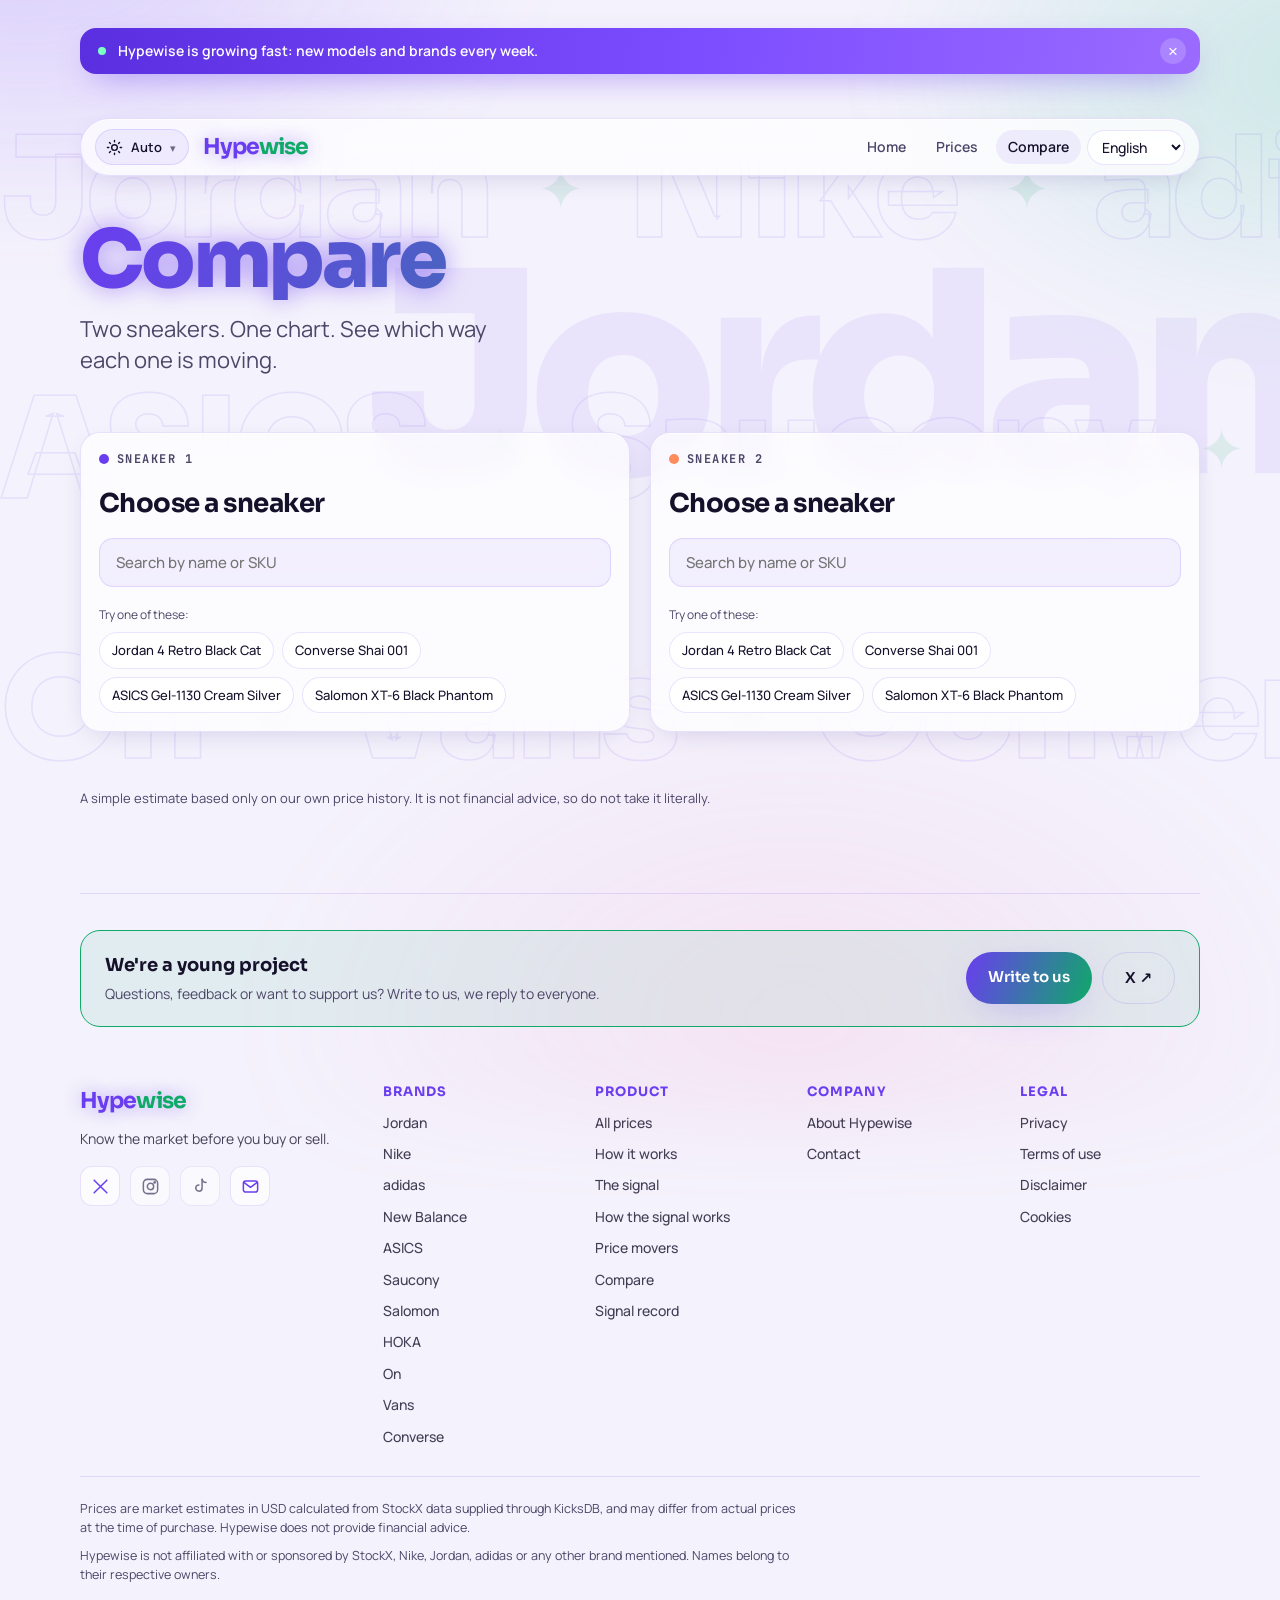
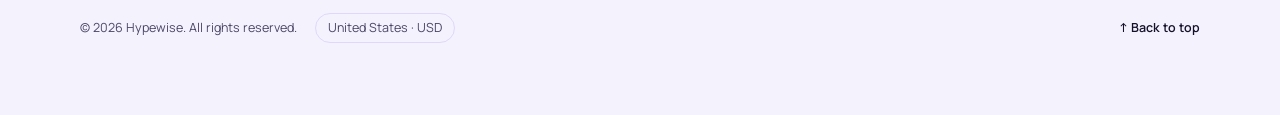
<file: site/compare.html>
<!doctype html>
<html lang="en"><head><meta charset="utf-8"><meta name="viewport" content="width=device-width,initial-scale=1,viewport-fit=cover">
<title>Compare sneakers · Hypewise</title>
<meta name="description" content="Compare two sneakers side by side: resale price, trend and the Cop/Wait/Sell signal. Estimates only, not financial advice.">
<link rel="canonical" href="https://itsbarbaz.github.io/sneaker-radar/compare.html">
<meta property="og:type" content="website"><meta property="og:site_name" content="Hypewise">
<meta property="og:title" content="Compare sneakers · Hypewise"><meta property="og:description" content="Two sneakers, one chart: price, trend and signal side by side.">
<meta property="og:image" content="https://itsbarbaz.github.io/sneaker-radar/og-image.png"><meta name="twitter:card" content="summary_large_image">
<link rel="icon" href="favicon.svg" type="image/svg+xml">
<script>try{var t=localStorage.getItem("hw-theme");if(t==="light"||t==="dark")document.documentElement.setAttribute("data-theme",t)}catch(e){}</script>
<link rel="stylesheet" href="style.css?v=22">
<link rel="stylesheet" href="https://fonts.googleapis.com/css2?family=Sora:wght@500;600;700;800&family=Manrope:wght@400;500;600;700&family=JetBrains+Mono:wght@400;500&display=swap">
<style>
/* Apple-style: lots of air, huge numbers, quiet colour. */
.cmp{display:flex;flex-direction:column;gap:56px;padding-bottom:40px}
.cmp h1{font-weight:800;font-size:clamp(40px,8vw,80px);line-height:1;margin:0;letter-spacing:-.04em}
.cmp .lead{font-size:clamp(17px,2.4vw,22px);color:var(--muted);max-width:34ch;margin:14px 0 0;line-height:1.4}
.duo{display:grid;grid-template-columns:1fr 1fr;gap:20px}
.slot{position:relative;padding:18px;display:flex;flex-direction:column;gap:14px;min-width:0}
.slot .cover{aspect-ratio:16/11}
.slot .dot{display:inline-block;width:10px;height:10px;border-radius:50%;margin-right:8px}
.slot h2{font-size:clamp(18px,2.6vw,26px);margin:0;line-height:1.15;letter-spacing:-.02em;text-wrap:balance}
.slot .sku{font:13px var(--mono);color:var(--muted)}
.slot .big{font:800 clamp(40px,8vw,76px)/1 var(--display);letter-spacing:-.045em;font-variant-numeric:tabular-nums}
.slot .row{display:flex;gap:10px;align-items:center;flex-wrap:wrap}
.pick{position:relative}
.pick input{width:100%;min-width:0;padding:13px 16px;border-radius:14px;border:1px solid var(--line);background:var(--tint);color:var(--ink);font:500 15px var(--body,inherit)}
.pick input:focus{outline:2px solid var(--accent);outline-offset:1px}
.pick ul{position:absolute;z-index:20;left:0;right:0;top:calc(100% + 6px);margin:0;padding:6px;list-style:none;background:var(--solid);border:1px solid var(--line);border-radius:16px;box-shadow:var(--shadow);max-height:300px;overflow:auto}
.pick li{padding:10px 12px;border-radius:10px;cursor:pointer;font-size:14px;display:flex;justify-content:space-between;gap:12px}
.pick li:hover,.pick li[aria-selected="true"]{background:var(--tint)}
.pick li small{color:var(--muted);font:12px var(--mono);white-space:nowrap}
.empty-slot{justify-content:flex-start;text-align:left;color:var(--muted)}
[hidden]{display:none!important}
.chartbox{padding:24px;display:flex;flex-direction:column;gap:16px}
.chartbox header{display:flex;justify-content:space-between;align-items:flex-start;gap:14px;flex-wrap:wrap}
.chartbox h2{margin:0;font-size:22px}
.legend{display:flex;gap:18px;flex-wrap:wrap;font-size:14px;color:var(--muted)}
.legend i{display:inline-block;width:10px;height:10px;border-radius:50%;margin-right:6px}
#cc{position:relative;width:100%}
#cc svg{display:block;width:100%;height:auto;overflow:visible}
#cc text{font-family:var(--mono);font-size:11px;fill:var(--muted)}
.ctip{position:absolute;pointer-events:none;background:var(--solid);border:1px solid var(--line);box-shadow:var(--shadow);border-radius:14px;padding:10px 14px;font-size:12px;color:var(--muted);transform:translate(-50%,-110%);white-space:nowrap}
.ctip b{display:block;font:700 16px var(--display);color:var(--ink)}
.tbl{display:flex;flex-direction:column}
.tbl .tr{display:grid;grid-template-columns:1fr 1fr 1fr;gap:12px;align-items:center;padding:20px 8px;border-bottom:1px solid var(--line)}
.tbl .tr:last-child{border-bottom:0}
.tbl .k{font:600 12px var(--mono);letter-spacing:.1em;text-transform:uppercase;color:var(--muted);text-align:center}
.tbl .v{font:700 clamp(20px,4vw,34px) var(--display);letter-spacing:-.03em;text-align:center;font-variant-numeric:tabular-nums}
.tbl .v small{display:block;font:500 12px var(--mono);color:var(--muted);letter-spacing:0;margin-top:4px}
.tbl .v.cop{color:var(--up)}.tbl .v.sell{color:var(--down)}.tbl .v.wait{color:var(--wait)}
.tbl .v.up{color:var(--up)}.tbl .v.down{color:var(--down)}
.step{font:700 12px var(--mono);letter-spacing:.12em;text-transform:uppercase;color:var(--muted);display:flex;align-items:center}
.ask{font:700 clamp(18px,3vw,26px) var(--display);color:var(--ink);letter-spacing:-.02em;margin:6px 0 4px}
.chg{font-size:12px;color:var(--muted);margin-bottom:-6px}
.sg{display:flex;flex-wrap:wrap;gap:8px;align-items:center;margin-top:4px;text-align:left}
.sg small{width:100%;color:var(--muted);font-size:12px}
.sg .chip{font-size:13px;padding:7px 12px;text-align:left}
.sum{font:600 clamp(16px,2.4vw,20px)/1.4 var(--display);margin:0;letter-spacing:-.01em}
.sum span{white-space:nowrap}.sum .up{color:var(--up)}.sum .down{color:var(--down)}
.how{font-size:14px;color:var(--muted);line-height:1.6;margin:0}
.tbl .head{position:sticky;top:0;z-index:2;background:var(--solid);border-radius:14px;margin-bottom:4px}
.tbl .head .v{font:700 clamp(13px,2.4vw,17px) var(--display);letter-spacing:-.01em;display:flex;align-items:center;justify-content:center;gap:8px;line-height:1.2}
.tbl .head .v i{width:10px;height:10px;border-radius:50%;flex:none}
.msg{padding:50px 10px;text-align:center;color:var(--muted)}
@media (prefers-reduced-motion:no-preference){#cc .ln{stroke-dasharray:1;stroke-dashoffset:1;animation:cdraw 1.2s cubic-bezier(.4,0,.2,1) forwards}@keyframes cdraw{to{stroke-dashoffset:0}}}
@media (max-width:620px){.pick input{font-size:13px;padding:11px 10px}.duo{gap:10px}.slot{padding:10px}.tbl .tr{grid-template-columns:1fr 1fr;row-gap:6px}.tbl .k{grid-column:1/-1;order:-1}.tbl .head .k{display:none}}
</style></head><body>
<div class="wrap">
  <nav>
    <div class="nav-left"><button id="theme" class="theme" type="button"></button><a class="mark" href="./">Hype<span>wise</span></a></div>
    <div class="links"><a href="./" data-i18n="nav.home">Home</a><a href="board.html" data-i18n="nav.prices">Prices</a><select id="lang" class="langsel" aria-label="Language"></select></div>
  </nav>
  <main class="cmp">
    <header class="rise">
      <h1 class="grad-text" data-i18n="cmp.h1">Compare</h1>
      <p class="lead" data-i18n="cmp.sub">Two sneakers. One chart. See which way each one is moving.</p>
    </header>
    <section class="duo" id="duo"></section>
    <section class="glass chartbox" id="chartbox" hidden>
      <header><div><h2 data-i18n="cmp.chart">Price history</h2><p class="fine" id="cnote" style="margin:6px 0 0"></p></div>
        <div class="seg"><button type="button" class="chip" data-m="pct" aria-pressed="true" data-i18n="cmp.pct">% change</button><button type="button" class="chip" data-m="price" aria-pressed="false" data-i18n="cmp.price">Price</button></div></header>
      <p class="sum" id="sum"></p><div class="legend" id="legend"></div>
      <div id="cc"></div>
    </section>
    <section class="glass" id="table" hidden style="padding:16px 24px"></section>
    <p class="how" id="how" hidden data-i18n="cmp.help"></p>
    <p class="fine" data-i18n="sg.disc"></p>
  </main>
  <footer><p data-i18n="foot1"></p><p data-i18n="foot2"></p></footer>
</div>
<script src="i18n.js?v=22"></script>
<script src="strings.js?v=22"></script>
<script src="app.js?v=22"></script>
<script src="signal.js?v=22"></script>
<script src="favs.js?v=22"></script>
<script src="ui.js?v=22"></script>
<script>
HW.mount(); UI.initTheme(); UI.backdrop(); UI.banner(); UI.footer();
var D = window.HWD, $ = function (id) { return document.getElementById(id); };
var COL = ["var(--accent)", "#ff8a5c"], items = [], sel = [null, null], mode = "pct", q = new URLSearchParams(location.search);

function name(x) { return D.parseTitle(x.title, x.brand).name; }
function dfmt(ms) { return new Date(ms).toLocaleDateString(HW.locale(), { month: "short", day: "numeric" }); }
function pushUrl() { var p = new URLSearchParams(); if (sel[0]) p.set("a", sel[0].sku); if (sel[1]) p.set("b", sel[1].sku); try { history.replaceState(null, "", location.pathname + (p.toString() ? "?" + p : "")); } catch (e) {} }

function slot(i) {
  var x = sel[i], c = COL[i], box = '<div class="pick"><input type="search" autocomplete="off" data-i="' + i + '" placeholder="' + D.esc(HW.t("cmp.search")) + '" aria-label="' + D.esc(HW.t("cmp.pickN")) + '"><ul hidden></ul></div>';
  var lab = '<div class="step"><span class="dot" style="background:' + c + '"></span>' + D.esc(HW.f("cmp.step", { n: i + 1 })) + "</div>";
  if (!x) return '<div class="glass slot empty-slot">' + lab + '<div class="ask">' + D.esc(HW.t("cmp.pickN")) + "</div>" + box + sugg(i) + "</div>";
  var st = D.stats(x);
  return '<div class="glass slot rise">' + lab + '<div class="photo">' + D.cover(x, "s") + '</div><div><span class="sku">' + D.esc(x.brand) + " · " + D.esc(x.sku) + "</span></div><h2>" + D.esc(name(x)) + '</h2><div class="big">' + D.money(st.last) + '</div><div class="row"><a class="btn ghost" href="shoe.html?sku=' + encodeURIComponent(x.sku) + '">' + D.esc(HW.t("cmp.details")) + ' →</a></div><div class="chg">' + D.esc(HW.t("cmp.change")) + "</div>" + box + "</div>";
}
function sugg(i) {
  var other = sel[1 - i], pool = items.filter(function (x) { return x !== other && x.prices.length >= 8; });
  if (other) pool = pool.filter(function (x) { return x.brand === other.brand; });
  pool = pool.map(function (x) { var c = D.change(x, 7); return { x: x, v: c === null ? -1 : Math.abs(c) }; }).sort(function (a, b) { return b.v - a.v; }).slice(0, 4);
  if (!pool.length) return "";
  return '<div class="sg"><small>' + D.esc(HW.t("cmp.try")) + "</small>" + pool.map(function (o) { return '<button type="button" class="chip" data-sku="' + D.esc(o.x.sku) + '" data-i="' + i + '">' + D.esc(name(o.x)) + "</button>"; }).join("") + "</div>";
}
function renderSlots() { $("duo").innerHTML = slot(0) + slot(1); sync(); }

function sync() { renderSlots2(); }
function renderSlots2() { drawChart(); drawTable(); pushUrl(); }

function drawChart() {
  var a = sel[0], b = sel[1], box = $("chartbox");
  if (!a || !b) { box.hidden = true; return; }
  box.hidden = false;
  var start = Math.max(a.times[0], b.times[0]), end = Math.min(a.times[a.times.length - 1], b.times[b.times.length - 1]);
  $("legend").innerHTML = [a, b].map(function (x, i) { return '<span><i style="background:' + COL[i] + '"></i>' + D.esc(name(x)) + "</span>"; }).join("");
  if (end - start < 36e5) { $("cc").innerHTML = '<div class="msg">' + D.esc(HW.t("cmp.nooverlap")) + "</div>"; $("cnote").textContent = ""; return; }
  var sm = [a, b].map(function (x) { var i0 = 0; while (x.times[i0] < start - 1) i0++; var pv = (x.prices[x.prices.length - 1] - x.prices[i0]) / x.prices[i0] * 100; return '<span class="' + (pv > 0.05 ? "up" : pv < -0.05 ? "down" : "") + '">' + D.esc(name(x)) + " " + D.pct(pv, HW.locale()) + "</span>"; });
  $("sum").innerHTML = D.esc(HW.f("cmp.since", { d: dfmt(start) })) + " " + sm[0] + " · " + sm[1];
  $("cnote").textContent = mode === "pct" ? HW.f("cmp.note", { d: dfmt(start) }) : "";
  var S = [a, b].map(function (x) {
    var p = [], t = [], base = null;
    for (var i = 0; i < x.times.length; i++) if (x.times[i] >= start - 1) { if (base === null) base = x.prices[i]; p.push(mode === "pct" ? (x.prices[i] - base) / base * 100 : x.prices[i]); t.push(x.times[i]); }
    return { p: p, t: t };
  });
  var all = S[0].p.concat(S[1].p), mn = Math.min.apply(null, all), mx = Math.max.apply(null, all);
  if (mx === mn) { mx += 1; mn -= 1; }
  var pad = (mx - mn) * 0.08; mn -= pad; mx += pad;
  var w = Math.max(280, $("cc").clientWidth), h = Math.round(Math.max(260, Math.min(440, w * 0.45))), m = { l: 56, r: 14, t: 14, b: 30 }, iw = w - m.l - m.r, ih = h - m.t - m.b, tr = (end - start) || 1;
  var X = function (v) { return m.l + (v - start) / tr * iw; }, Y = function (v) { return m.t + ih - (v - mn) / (mx - mn) * ih; };
  var fmt = function (v) { return mode === "pct" ? (v > 0 ? "+" : "") + v.toFixed(0) + "%" : D.money(v); };
  var grid = "";
  for (var i = 0; i <= 4; i++) { var v = mn + (mx - mn) * i / 4; grid += '<line x1="' + m.l + '" x2="' + (w - m.r) + '" y1="' + Y(v).toFixed(1) + '" y2="' + Y(v).toFixed(1) + '" stroke="var(--line)" stroke-dasharray="2 5"/><text x="' + (m.l - 8) + '" y="' + (Y(v) + 4).toFixed(1) + '" text-anchor="end">' + fmt(v) + "</text>"; }
  if (mode === "pct" && mn < 0 && mx > 0) grid += '<line x1="' + m.l + '" x2="' + (w - m.r) + '" y1="' + Y(0).toFixed(1) + '" y2="' + Y(0).toFixed(1) + '" stroke="var(--muted)" stroke-opacity=".5"/>';
  var xl = "";
  for (var k = 0; k < 4; k++) { var tv = start + tr * k / 3; xl += '<text x="' + X(tv).toFixed(1) + '" y="' + (h - 8) + '" text-anchor="' + (k === 0 ? "start" : k === 3 ? "end" : "middle") + '">' + dfmt(tv) + "</text>"; }
  var paths = S.map(function (s, i) {
    var d = s.p.map(function (v, j) { return (j ? "L" : "M") + X(s.t[j]).toFixed(1) + " " + Y(v).toFixed(1); }).join(" ");
    var lx = X(s.t[s.t.length - 1]), ly = Y(s.p[s.p.length - 1]);
    return '<path class="ln" pathLength="1" d="' + d + '" fill="none" stroke="' + COL[i] + '" stroke-width="3" stroke-linejoin="round" stroke-linecap="round"/><circle cx="' + lx.toFixed(1) + '" cy="' + ly.toFixed(1) + '" r="5" fill="' + COL[i] + '" stroke="var(--solid)" stroke-width="2.5"/>';
  }).join("");
  $("cc").innerHTML = '<svg viewBox="0 0 ' + w + " " + h + '" width="' + w + '" height="' + h + '" role="img" aria-label="' + D.esc(HW.t("cmp.chart")) + '">' + grid + xl + paths +
    '<line id="cl" y1="' + m.t + '" y2="' + (m.t + ih) + '" stroke="var(--muted)" stroke-dasharray="3 4" style="display:none"/><rect id="ch" x="' + m.l + '" y="' + m.t + '" width="' + iw + '" height="' + ih + '" fill="transparent" style="touch-action:pan-y"/></svg><div class="ctip" id="ct" style="display:none"></div>';
  var hit = $("ch"), line = $("cl"), tip = $("ct");
  function at(s, t) { var best = 0; for (var j = 1; j < s.t.length; j++) if (Math.abs(s.t[j] - t) < Math.abs(s.t[best] - t)) best = j; return best; }
  function move(ev) {
    var r = $("cc").getBoundingClientRect(), x = Math.min(Math.max(ev.clientX - r.left, m.l), w - m.r), t = start + (x - m.l) / iw * tr;
    var rows = S.map(function (s, i) { var j = at(s, t); return '<span style="color:' + COL[i] + '">●</span> ' + D.esc(name([a, b][i])) + ": <b style=\"display:inline\">" + (mode === "pct" ? D.pct(s.p[j], HW.locale()) : D.money(s.p[j])) + "</b>"; });
    line.setAttribute("x1", x); line.setAttribute("x2", x); line.style.display = "";
    tip.innerHTML = D.esc(dfmt(t)) + "<br>" + rows.join("<br>"); tip.style.display = ""; tip.style.left = Math.min(Math.max(x, 110), w - 110) + "px"; tip.style.top = (m.t + 40) + "px";
  }
  hit.addEventListener("pointermove", move); hit.addEventListener("pointerdown", move);
  hit.addEventListener("pointerleave", function () { line.style.display = "none"; tip.style.display = "none"; });
}

function drawTable() {
  var a = sel[0], b = sel[1], t = $("table");
  $("how").hidden = !(a && b);
  if (!a || !b) { t.hidden = true; return; }
  t.hidden = false;
  var loc = HW.locale();
  function pc(v) { return v === null ? "–" : D.pct(v, loc); }
  function cl(v) { return v === null ? "" : v > 0.05 ? " up" : v < -0.05 ? " down" : ""; }
  var info = [a, b].map(function (x) {
    var st = D.stats(x), s = HWSignal.signal(x), all = x.times[x.times.length - 1] - x.times[0] > 5 * 36e5 ? (st.last - st.first) / st.first * 100 : null;
    return { st: st, c7: D.change(x, 7), all: all, s: s };
  });
  function tr(key, cell) { return '<div class="tr"><div class="v">' + cell(0) + '</div><div class="k">' + D.esc(HW.t(key)) + '</div><div class="v">' + cell(1) + "</div></div>"; }
  var out = '<div class="tr head"><div class="v"><i style="background:' + COL[0] + '"></i>' + D.esc(name(a)) + '</div><div class="k"></div><div class="v"><i style="background:' + COL[1] + '"></i>' + D.esc(name(b)) + "</div></div>" +
    tr("cmp.now", function (i) { return D.money(info[i].st.last); }) +
    tr("d.chg7", function (i) { return '<span class="' + cl(info[i].c7).trim() + '">' + pc(info[i].c7) + "</span>"; }) +
    tr("d.chgAll", function (i) { return '<span class="' + cl(info[i].all).trim() + '">' + pc(info[i].all) + "</span>"; }) +
    tr("d.low", function (i) { return D.money(info[i].st.min); }) +
    tr("d.high", function (i) { return D.money(info[i].st.max); }) +
    tr("d.reads", function (i) { return String(info[i].st.n); }) +
    tr("sg.mini", function (i) {
      var s = info[i].s; if (s.verdict === "none") return "–";
      return '<span class="' + s.verdict + '">' + D.esc(HW.t(s.verdict === "cop" ? "cop.name" : s.verdict === "sell" ? "sell.name" : "wait.name")) + "</span><small>" + D.esc(HW.t("sg.conf")) + " " + s.conf + "%</small>";
    });
  t.innerHTML = '<div class="tbl">' + out + "</div>";
}

/* pickers */
function find(sku) { for (var i = 0; i < items.length; i++) if (items[i].sku === sku) return items[i]; return null; }
function results(txt) {
  var s = txt.trim().toLowerCase(); if (s.length < 2) return [];
  return items.filter(function (x) { return (x.title + " " + x.sku).toLowerCase().indexOf(s) > -1; }).slice(0, 8);
}
document.addEventListener("input", function (e) {
  var inp = e.target.closest && e.target.closest(".pick input"); if (!inp) return;
  var ul = inp.parentNode.querySelector("ul"), r = results(inp.value);
  ul.hidden = !r.length;
  ul.innerHTML = r.map(function (x) { return '<li role="option" data-sku="' + D.esc(x.sku) + '" data-i="' + inp.dataset.i + '"><span>' + D.esc(name(x)) + "</span><small>" + D.money(x.prices[x.prices.length - 1]) + "</small></li>"; }).join("");
});
document.addEventListener("click", function (e) {
  var sg = e.target.closest && e.target.closest(".sg .chip");
  if (sg) { sel[Number(sg.dataset.i)] = find(sg.dataset.sku); renderSlots(); return; }
  var li = e.target.closest && e.target.closest(".pick li");
  if (li) { sel[Number(li.dataset.i)] = find(li.dataset.sku); renderSlots(); return; }
  if (!(e.target.closest && e.target.closest(".pick"))) Array.prototype.forEach.call(document.querySelectorAll(".pick ul"), function (u) { u.hidden = true; });
});
Array.prototype.forEach.call(document.querySelectorAll("[data-m]"), function (b) {
  b.addEventListener("click", function () { mode = b.dataset.m; Array.prototype.forEach.call(document.querySelectorAll("[data-m]"), function (o) { o.setAttribute("aria-pressed", String(o === b)); }); drawChart(); });
});
var rz; addEventListener("resize", function () { clearTimeout(rz); rz = setTimeout(drawChart, 120); });
document.addEventListener("hw-lang", function () { renderSlots(); });

(async function () {
  try { items = await D.loadAll(); } catch (e) { console.warn("Supabase unreachable, showing sample data", e); items = D.demoData(); }
  sel = [find(q.get("a") || ""), find(q.get("b") || "")];
  if (!sel[1] && sel[0]) { /* suggest the closest by brand */ }
  renderSlots();
})();
</script></body></html>
</file>
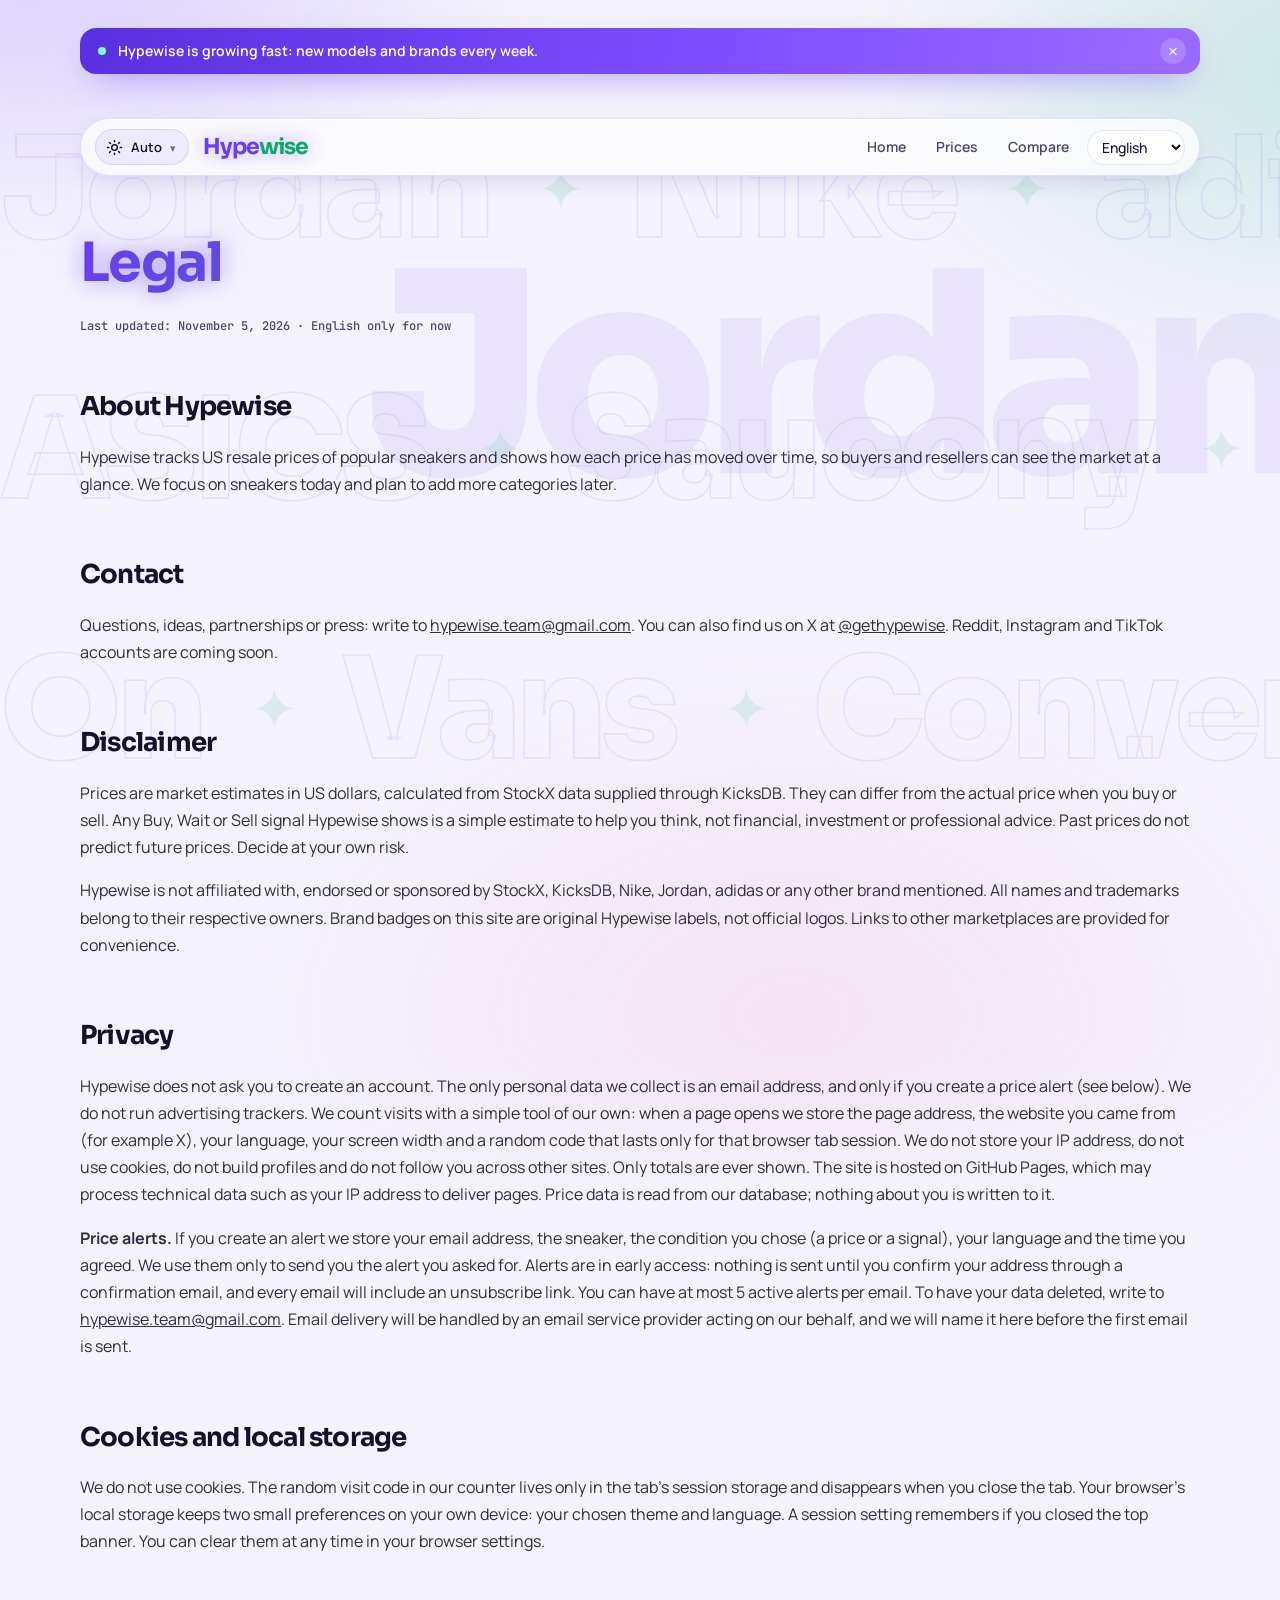
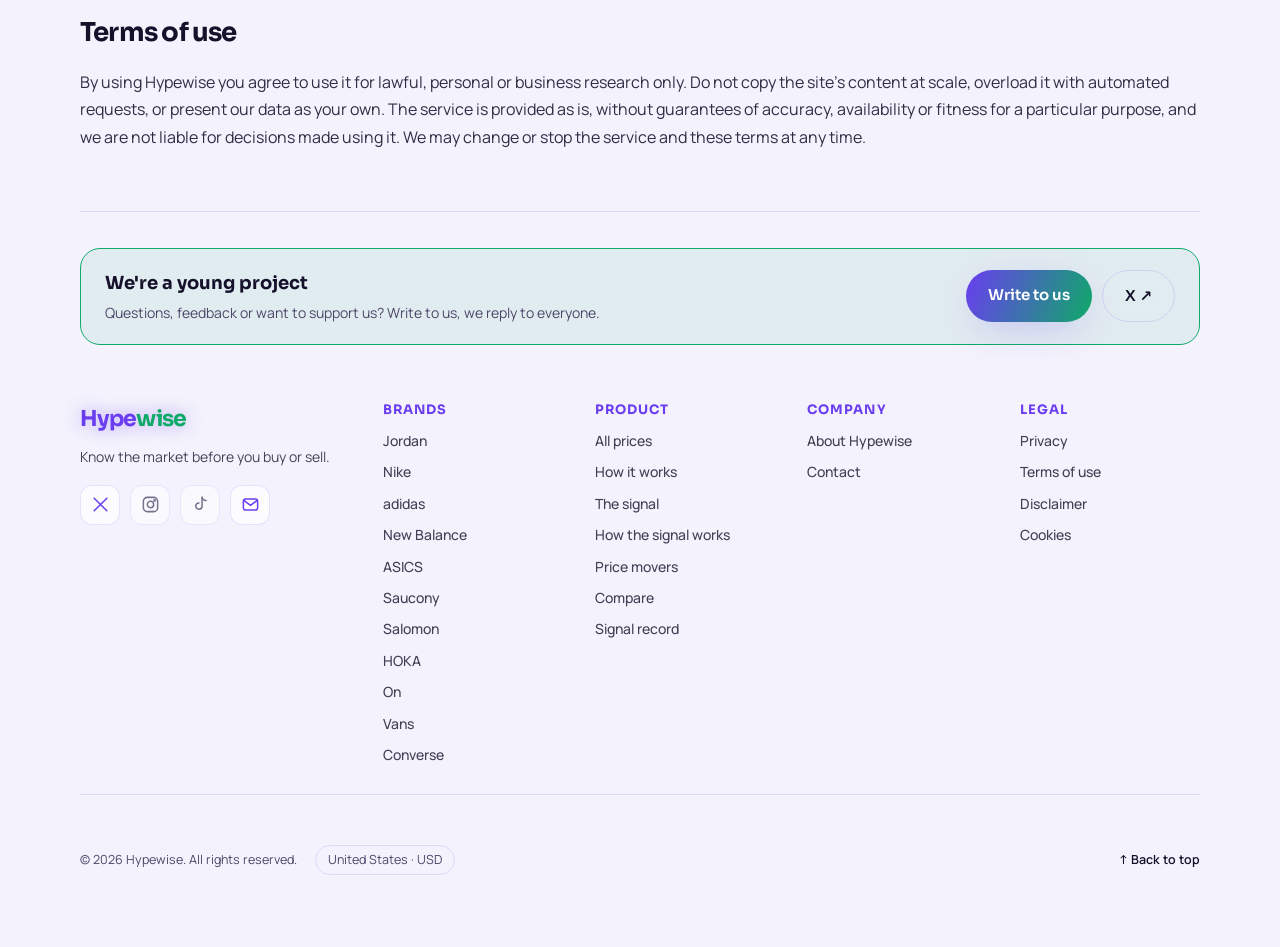
<file: site/legal.html>
<!doctype html>
<html lang="en"><head><meta charset="utf-8"><meta name="viewport" content="width=device-width,initial-scale=1,viewport-fit=cover">
<title>Legal · Hypewise</title>
<meta name="description" content="Daily US sneaker resale prices, price history and a Cop/Wait/Sell signal. Estimates only, not financial advice.">
<link rel="canonical" href="https://itsbarbaz.github.io/sneaker-radar/legal.html">
<meta property="og:type" content="website"><meta property="og:site_name" content="Hypewise">
<meta property="og:title" content="Legal · Hypewise"><meta property="og:description" content="Daily US sneaker resale prices, price history and a Cop/Wait/Sell signal. Estimates only, not financial advice.">
<meta property="og:url" content="https://itsbarbaz.github.io/sneaker-radar/legal.html"><meta property="og:image" content="https://itsbarbaz.github.io/sneaker-radar/og-image.png">
<meta name="twitter:card" content="summary_large_image"><meta name="twitter:image" content="https://itsbarbaz.github.io/sneaker-radar/og-image.png">
<link rel="icon" href="favicon.svg" type="image/svg+xml">
<meta name="claude:viewport-fit-sides" content="cover">
<script>try{var t=localStorage.getItem("hw-theme");if(t==="light"||t==="dark")document.documentElement.setAttribute("data-theme",t)}catch(e){}</script>
<link rel="stylesheet" href="style.css?v=22">
<link rel="stylesheet" href="https://fonts.googleapis.com/css2?family=Sora:wght@500;600;700;800&family=Manrope:wght@400;500;600;700&family=JetBrains+Mono:wght@400;500&display=swap">
</head><body>
<div class="wrap">
  <nav>
    <div class="nav-left"><button id="theme" class="theme" type="button"></button><a class="mark" href="./">Hype<span>wise</span></a></div>
    <div class="links"><a href="./" data-i18n="nav.home">Home</a><a href="board.html" data-i18n="nav.prices">Prices</a><select id="lang" class="langsel" aria-label="Language"></select></div>
  </nav>
  <main class="legal">
    <header><h1 class="grad-text">Legal</h1><p class="upd">Last updated: November 5, 2026 · English only for now</p></header>
    <section id="about"><h2>About Hypewise</h2>
      <p>Hypewise tracks US resale prices of popular sneakers and shows how each price has moved over time, so buyers and resellers can see the market at a glance. We focus on sneakers today and plan to add more categories later.</p></section>
    <section id="contact"><h2>Contact</h2>
      <p>Questions, ideas, partnerships or press: write to <a href="mailto:hypewise.team@gmail.com">hypewise.team@gmail.com</a>. You can also find us on X at <a href="https://x.com/gethypewise" rel="noopener">@gethypewise</a>. Reddit, Instagram and TikTok accounts are coming soon.</p></section>
    <section id="disclaimer"><h2>Disclaimer</h2>
      <p>Prices are market estimates in US dollars, calculated from StockX data supplied through KicksDB. They can differ from the actual price when you buy or sell. Any Buy, Wait or Sell signal Hypewise shows is a simple estimate to help you think, not financial, investment or professional advice. Past prices do not predict future prices. Decide at your own risk.</p>
      <p>Hypewise is not affiliated with, endorsed or sponsored by StockX, KicksDB, Nike, Jordan, adidas or any other brand mentioned. All names and trademarks belong to their respective owners. Brand badges on this site are original Hypewise labels, not official logos. Links to other marketplaces are provided for convenience.</p></section>
    <section id="privacy"><h2>Privacy</h2>
      <p>Hypewise does not ask you to create an account. The only personal data we collect is an email address, and only if you create a price alert (see below). We do not run advertising trackers. We count visits with a simple tool of our own: when a page opens we store the page address, the website you came from (for example X), your language, your screen width and a random code that lasts only for that browser tab session. We do not store your IP address, do not use cookies, do not build profiles and do not follow you across other sites. Only totals are ever shown. The site is hosted on GitHub Pages, which may process technical data such as your IP address to deliver pages. Price data is read from our database; nothing about you is written to it.</p>
      <p><strong>Price alerts.</strong> If you create an alert we store your email address, the sneaker, the condition you chose (a price or a signal), your language and the time you agreed. We use them only to send you the alert you asked for. Alerts are in early access: nothing is sent until you confirm your address through a confirmation email, and every email will include an unsubscribe link. You can have at most 5 active alerts per email. To have your data deleted, write to <a href="mailto:hypewise.team@gmail.com">hypewise.team@gmail.com</a>. Email delivery will be handled by an email service provider acting on our behalf, and we will name it here before the first email is sent.</p></section>
    <section id="cookies"><h2>Cookies and local storage</h2>
      <p>We do not use cookies. The random visit code in our counter lives only in the tab's session storage and disappears when you close the tab. Your browser's local storage keeps two small preferences on your own device: your chosen theme and language. A session setting remembers if you closed the top banner. You can clear them at any time in your browser settings.</p></section>
    <section id="terms"><h2>Terms of use</h2>
      <p>By using Hypewise you agree to use it for lawful, personal or business research only. Do not copy the site's content at scale, overload it with automated requests, or present our data as your own. The service is provided as is, without guarantees of accuracy, availability or fitness for a particular purpose, and we are not liable for decisions made using it. We may change or stop the service and these terms at any time.</p></section>
  </main>
  <footer></footer>
</div>
<script src="i18n.js?v=22"></script>
<script src="strings.js?v=22"></script>
<script src="app.js?v=22"></script>
<script src="favs.js?v=22"></script>
<script src="ui.js?v=22"></script>
<script>HW.mount(); UI.initTheme(); UI.backdrop(); UI.banner(); UI.footer();</script>
</body></html>
</file>
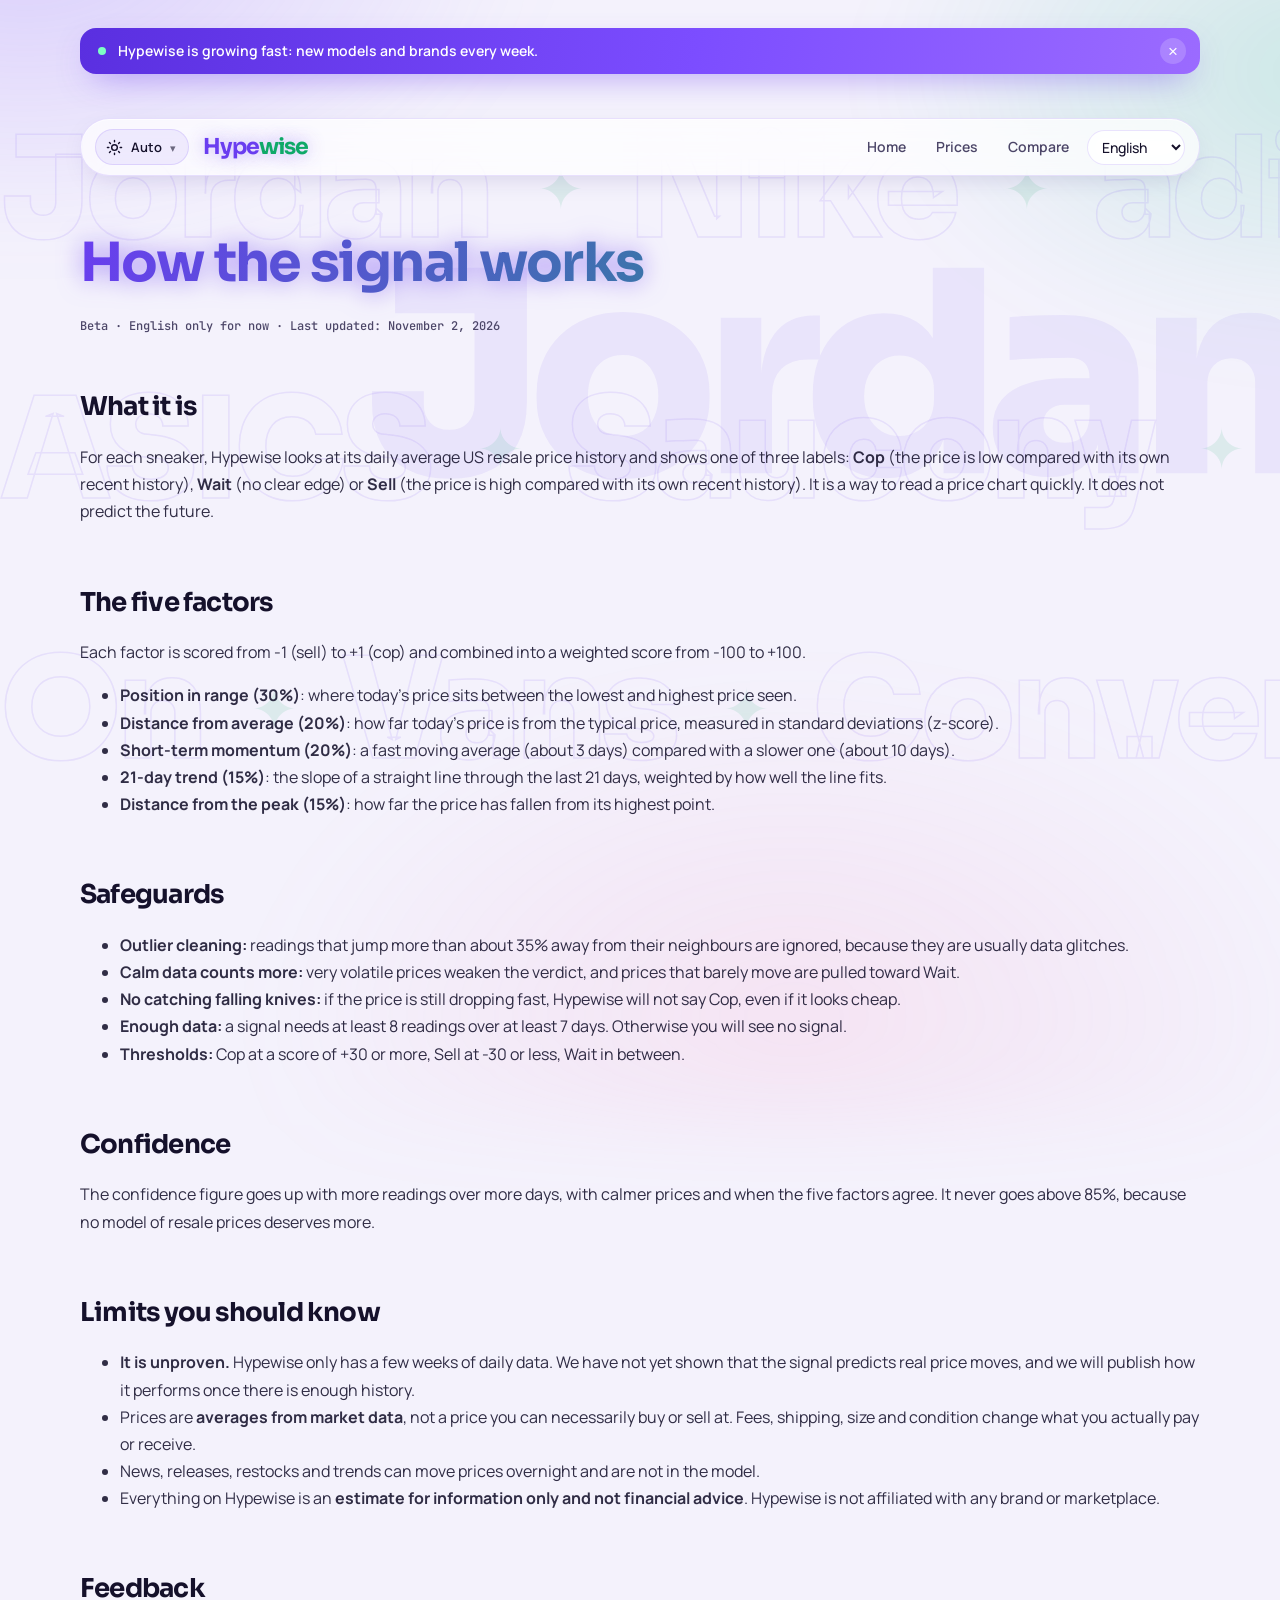
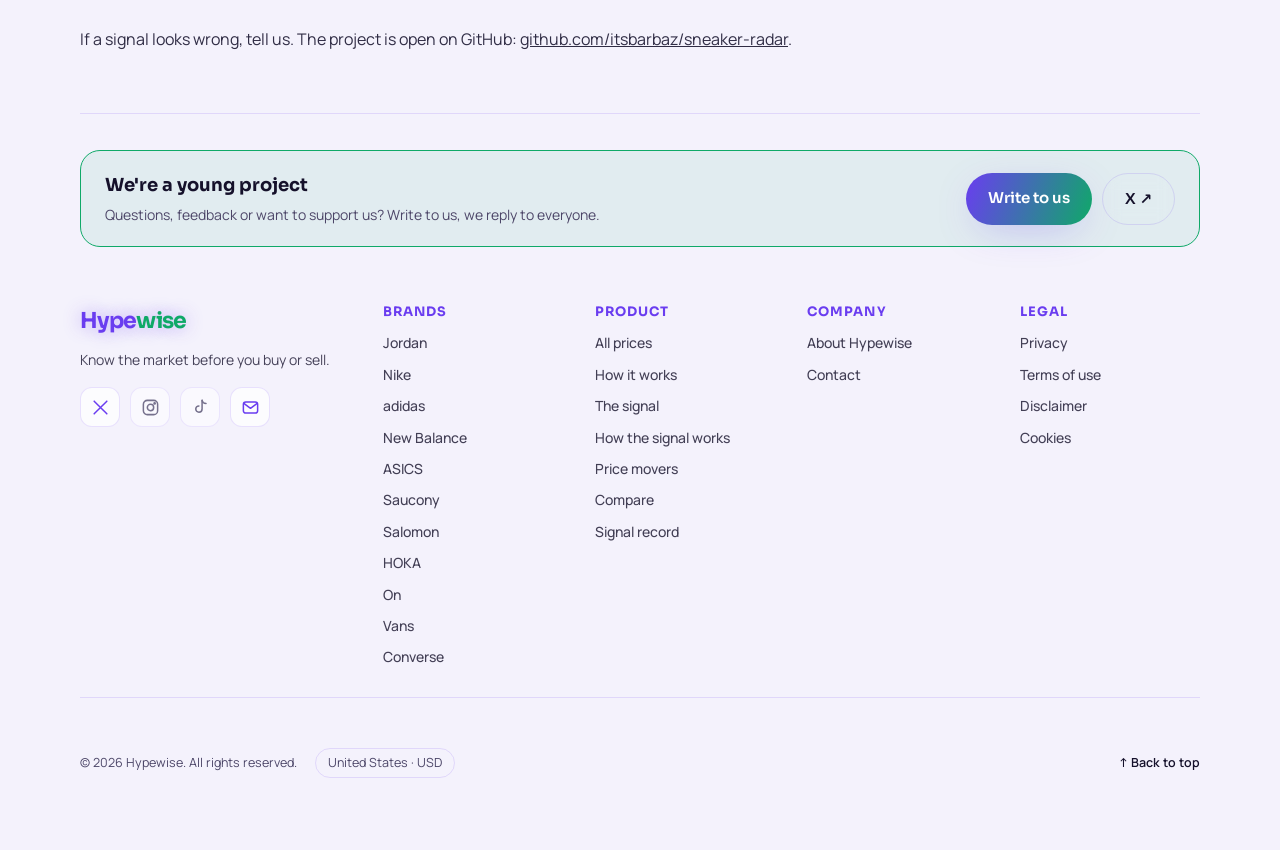
<file: site/method.html>
<!doctype html>
<html lang="en"><head><meta charset="utf-8"><meta name="viewport" content="width=device-width,initial-scale=1,viewport-fit=cover">
<title>How the Hypewise signal works</title>
<meta name="description" content="How the Hypewise Cop/Wait/Sell signal is calculated, what it can and cannot tell you, and its limits.">
<link rel="canonical" href="https://itsbarbaz.github.io/sneaker-radar/method.html">
<meta property="og:type" content="website"><meta property="og:site_name" content="Hypewise">
<meta property="og:title" content="How the Hypewise signal works"><meta property="og:description" content="How the Hypewise Cop/Wait/Sell signal is calculated, what it can and cannot tell you, and its limits.">
<meta property="og:url" content="https://itsbarbaz.github.io/sneaker-radar/method.html"><meta property="og:image" content="https://itsbarbaz.github.io/sneaker-radar/og-image.png">
<meta name="twitter:card" content="summary_large_image"><meta name="twitter:image" content="https://itsbarbaz.github.io/sneaker-radar/og-image.png">
<link rel="icon" href="favicon.svg" type="image/svg+xml">
<meta name="claude:viewport-fit-sides" content="cover">
<script>try{var t=localStorage.getItem("hw-theme");if(t==="light"||t==="dark")document.documentElement.setAttribute("data-theme",t)}catch(e){}</script>
<link rel="stylesheet" href="style.css?v=22">
<link rel="stylesheet" href="https://fonts.googleapis.com/css2?family=Sora:wght@500;600;700;800&family=Manrope:wght@400;500;600;700&family=JetBrains+Mono:wght@400;500&display=swap">
</head><body>
<div class="wrap">
  <nav>
    <div class="nav-left"><button id="theme" class="theme" type="button"></button><a class="mark" href="./">Hype<span>wise</span></a></div>
    <div class="links"><a href="./" data-i18n="nav.home">Home</a><a href="board.html" data-i18n="nav.prices">Prices</a><select id="lang" class="langsel" aria-label="Language"></select></div>
  </nav>
  <main class="legal">
    <header><h1 class="grad-text">How the signal works</h1><p class="upd">Beta · English only for now · Last updated: November 2, 2026</p></header>
    <section><h2>What it is</h2>
      <p>For each sneaker, Hypewise looks at its daily average US resale price history and shows one of three labels: <strong>Cop</strong> (the price is low compared with its own recent history), <strong>Wait</strong> (no clear edge) or <strong>Sell</strong> (the price is high compared with its own recent history). It is a way to read a price chart quickly. It does not predict the future.</p></section>
    <section><h2>The five factors</h2>
      <p>Each factor is scored from -1 (sell) to +1 (cop) and combined into a weighted score from -100 to +100.</p>
      <ul>
        <li><strong>Position in range (30%)</strong>: where today's price sits between the lowest and highest price seen.</li>
        <li><strong>Distance from average (20%)</strong>: how far today's price is from the typical price, measured in standard deviations (z-score).</li>
        <li><strong>Short-term momentum (20%)</strong>: a fast moving average (about 3 days) compared with a slower one (about 10 days).</li>
        <li><strong>21-day trend (15%)</strong>: the slope of a straight line through the last 21 days, weighted by how well the line fits.</li>
        <li><strong>Distance from the peak (15%)</strong>: how far the price has fallen from its highest point.</li>
      </ul></section>
    <section><h2>Safeguards</h2>
      <ul>
        <li><strong>Outlier cleaning:</strong> readings that jump more than about 35% away from their neighbours are ignored, because they are usually data glitches.</li>
        <li><strong>Calm data counts more:</strong> very volatile prices weaken the verdict, and prices that barely move are pulled toward Wait.</li>
        <li><strong>No catching falling knives:</strong> if the price is still dropping fast, Hypewise will not say Cop, even if it looks cheap.</li>
        <li><strong>Enough data:</strong> a signal needs at least 8 readings over at least 7 days. Otherwise you will see no signal.</li>
        <li><strong>Thresholds:</strong> Cop at a score of +30 or more, Sell at -30 or less, Wait in between.</li>
      </ul></section>
    <section><h2>Confidence</h2>
      <p>The confidence figure goes up with more readings over more days, with calmer prices and when the five factors agree. It never goes above 85%, because no model of resale prices deserves more.</p></section>
    <section><h2>Limits you should know</h2>
      <ul>
        <li><strong>It is unproven.</strong> Hypewise only has a few weeks of daily data. We have not yet shown that the signal predicts real price moves, and we will publish how it performs once there is enough history.</li>
        <li>Prices are <strong>averages from market data</strong>, not a price you can necessarily buy or sell at. Fees, shipping, size and condition change what you actually pay or receive.</li>
        <li>News, releases, restocks and trends can move prices overnight and are not in the model.</li>
        <li>Everything on Hypewise is an <strong>estimate for information only and not financial advice</strong>. Hypewise is not affiliated with any brand or marketplace.</li>
      </ul></section>
    <section><h2>Feedback</h2>
      <p>If a signal looks wrong, tell us. The project is open on GitHub: <a href="https://github.com/itsbarbaz/sneaker-radar" rel="noopener">github.com/itsbarbaz/sneaker-radar</a>.</p></section>
  </main>
  <footer></footer>
</div>
<script src="i18n.js?v=22"></script>
<script src="strings.js?v=22"></script>
<script src="app.js?v=22"></script>
<script src="favs.js?v=22"></script>
<script src="ui.js?v=22"></script>
<script>HW.mount(); UI.initTheme(); UI.backdrop(); UI.banner(); UI.footer();</script>
</body></html>
</file>
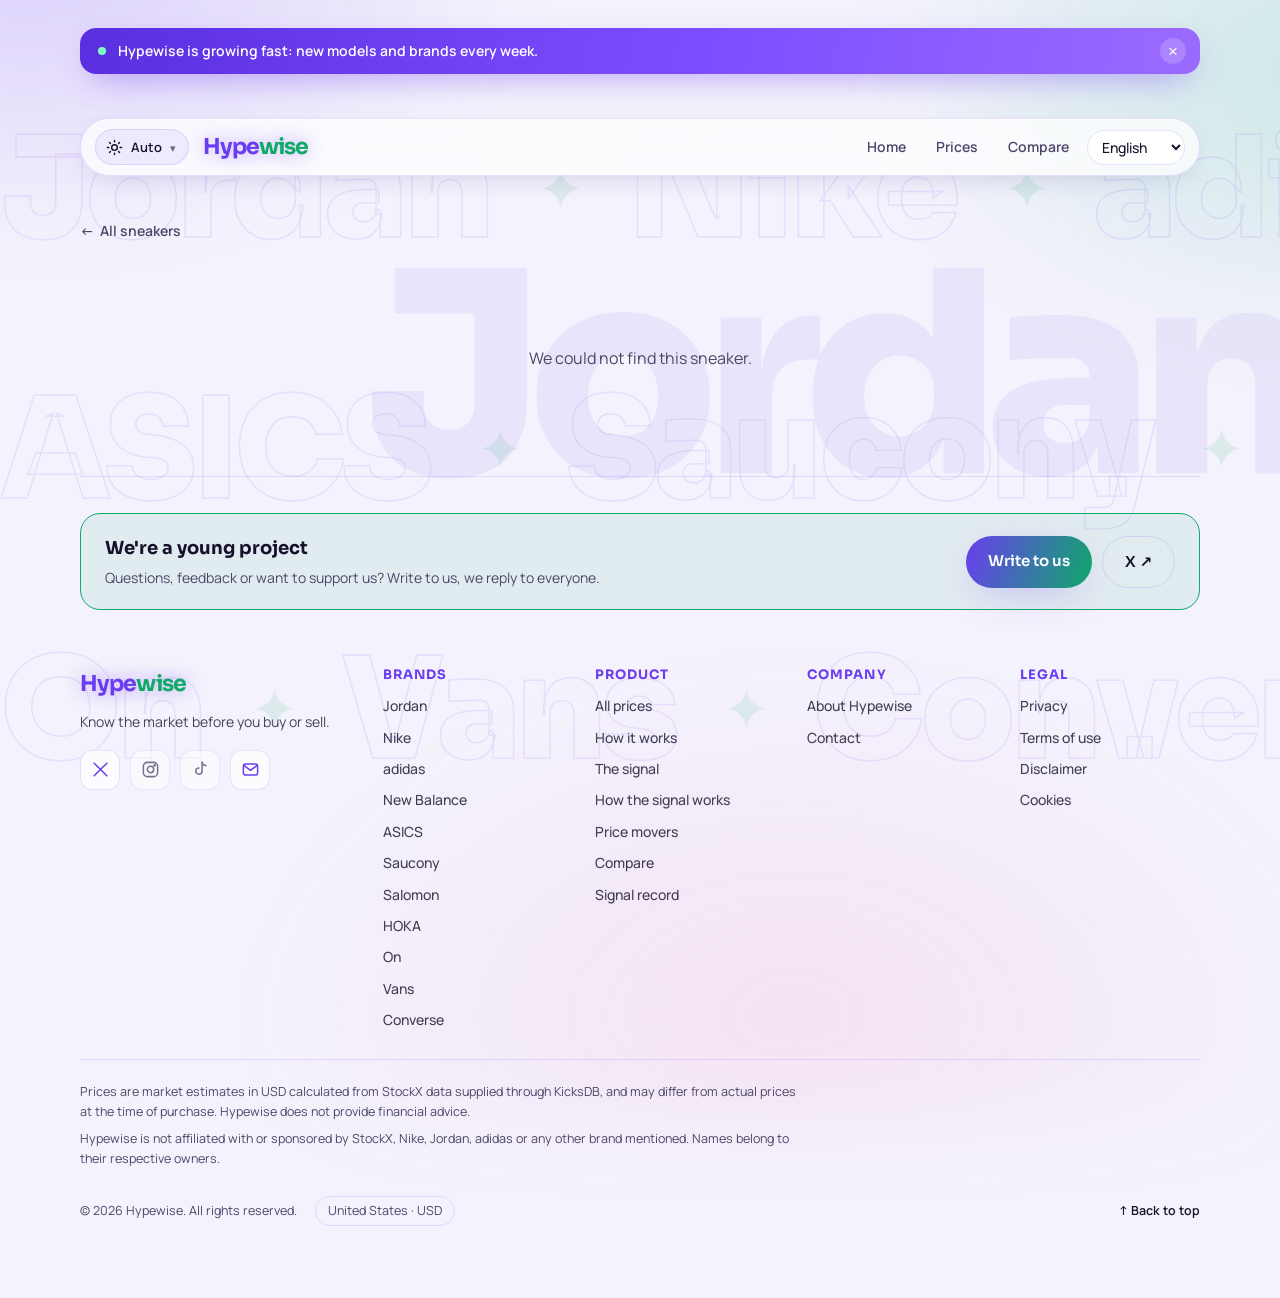
<file: site/shoe.html>
<!doctype html>
<html lang="en"><head><meta charset="utf-8"><meta name="viewport" content="width=device-width,initial-scale=1,viewport-fit=cover">
<title>Hypewise</title>
<meta name="description" content="Daily US sneaker resale prices, price history and a Cop/Wait/Sell signal. Estimates only, not financial advice.">
<meta property="og:type" content="website"><meta property="og:site_name" content="Hypewise">
<meta property="og:title" content="Hypewise"><meta property="og:description" content="Daily US sneaker resale prices, price history and a Cop/Wait/Sell signal. Estimates only, not financial advice.">
<meta property="og:url" content="https://itsbarbaz.github.io/sneaker-radar/shoe.html"><meta property="og:image" content="https://itsbarbaz.github.io/sneaker-radar/og-image.png">
<meta name="twitter:card" content="summary_large_image"><meta name="twitter:image" content="https://itsbarbaz.github.io/sneaker-radar/og-image.png">
<link rel="icon" href="favicon.svg" type="image/svg+xml">
<meta name="claude:viewport-fit-sides" content="cover">
<script>try{var t=localStorage.getItem("hw-theme");if(t==="light"||t==="dark")document.documentElement.setAttribute("data-theme",t)}catch(e){}</script>
<link rel="stylesheet" href="style.css?v=22">
<link rel="stylesheet" href="https://fonts.googleapis.com/css2?family=Sora:wght@500;600;700;800&family=Manrope:wght@400;500;600;700&family=JetBrains+Mono:wght@400;500&display=swap">
<style>/* Layout: back link, hero (photo + big price), chart card with live readout, four figures, story + specs, links + signal. */
.back{display:inline-flex;gap:6px;font-size:14px;font-weight:600;color:var(--muted);text-decoration:none;width:max-content}
.back:hover{color:var(--ink)}
.hero{display:grid;grid-template-columns:minmax(0,1.15fr) minmax(0,1fr);gap:36px;align-items:center}
.photo{padding:10px}
.photo .cover{aspect-ratio:16/11}
.eyebrow{display:inline-flex;align-items:center;gap:10px;font-family:var(--display);font-weight:600;font-size:14px;color:var(--ink);text-decoration:none}
.eyebrow:hover span{color:var(--accent)}
h1{font-weight:800;font-size:clamp(30px,5vw,50px);line-height:1.05;margin:14px 0 6px;text-wrap:balance}
.sku{font-family:var(--mono);font-size:13px;color:var(--muted)}
.bigprice{font-family:var(--display);font-weight:800;font-size:clamp(52px,9vw,84px);line-height:1;margin:22px 0 18px;letter-spacing:-.04em;font-variant-numeric:tabular-nums;width:max-content;max-width:100%}
.pills{display:flex;gap:10px;flex-wrap:wrap}
.pill{padding:10px 16px;border-radius:16px;min-width:0}
.pill small{display:block;font-size:11px;letter-spacing:.08em;text-transform:uppercase;color:var(--muted);font-weight:600}
.pill b{font-family:var(--mono);font-weight:500;font-size:20px;font-variant-numeric:tabular-nums}
.note{margin:10px 8px 4px}
.card,.chartcard{padding:22px;display:flex;flex-direction:column;gap:14px;min-width:0}
.chartcard{padding:24px}
.card h2,.chartcard h2{font-size:20px;margin:0}
.chart-head{display:flex;align-items:flex-start;justify-content:space-between;gap:14px;flex-wrap:wrap}
.readout{display:flex;align-items:baseline;gap:12px;margin-top:6px;min-height:36px;font-size:13px;color:var(--muted)}
.readout b{font-family:var(--display);font-weight:700;font-size:30px;color:var(--ink);letter-spacing:-.03em;font-variant-numeric:tabular-nums}
.seg{display:inline-flex;gap:2px;padding:4px;border:1px solid var(--line);border-radius:999px;background:var(--tint)}
.seg .chip{border:0;background:transparent;padding:7px 16px;box-shadow:none}
.seg .chip:disabled{opacity:.35;cursor:default}
.seg .chip[aria-pressed="true"]{background:var(--grad);color:#fff}
#chart{position:relative;width:100%}
#chart svg{display:block;width:100%;height:auto;overflow:visible}
#chart text{font-family:var(--mono);font-size:11px;fill:var(--muted)}
#chart .pin circle{fill:var(--solid);stroke-width:2.5}
#chart .pin.hi circle{stroke:var(--up)} #chart .pin.lo circle{stroke:var(--down)}
#chart .pin text{font-size:11px;font-weight:500;fill:var(--ink)}
#chart .live{fill:var(--accent2);opacity:.35}
.tip{position:absolute;pointer-events:none;background:var(--solid);color:var(--ink);border:1px solid var(--line);box-shadow:var(--shadow);backdrop-filter:blur(10px);border-radius:14px;padding:10px 14px;font-size:12px;line-height:1.5;white-space:nowrap;transform:translate(-50%,-125%);z-index:2}
.tip b{font-family:var(--display);font-weight:700;font-size:20px;display:block;letter-spacing:-.02em}
.nochart{padding:60px 0;text-align:center;color:var(--muted)}
.figs{display:grid;grid-template-columns:repeat(auto-fit,minmax(170px,1fr));gap:14px}
.fig{padding:18px 20px}
.fig small{display:block;font-size:11px;letter-spacing:.08em;text-transform:uppercase;color:var(--muted);font-weight:600}
.fig b{display:block;font-family:var(--display);font-weight:700;font-size:28px;letter-spacing:-.03em;font-variant-numeric:tabular-nums;margin:4px 0 2px}
.fig span{font-size:12px;color:var(--muted)}
.two{display:grid;grid-template-columns:repeat(auto-fit,minmax(300px,1fr));gap:16px}
.story p{margin:0 0 6px;line-height:1.6}
dl{margin:0;display:grid;grid-template-columns:auto 1fr;gap:10px 20px;font-size:15px}
dt{color:var(--muted)} dd{margin:0;text-align:right;overflow-wrap:anywhere;font-weight:600}
dd.mono{font-family:var(--mono);font-size:14px;font-weight:400}
.links{display:flex;gap:10px;flex-wrap:wrap}
.signal{border-style:dashed}
.signal .soon{font-family:var(--mono);font-size:11px;letter-spacing:.08em;text-transform:uppercase;color:var(--accent)}
details summary{cursor:pointer;color:var(--muted);font-size:14px}
table{border-collapse:collapse;width:100%;margin-top:10px;font-size:14px}
th,td{padding:7px 8px;border-bottom:1px solid var(--line);text-align:left}
td:last-child,th:last-child{text-align:right;font-family:var(--mono)}
.tablewrap{max-height:320px;overflow:auto}
.empty{padding:60px 0;text-align:center;color:var(--muted)}
@media (prefers-reduced-motion:no-preference){
  #chart .ln.anim{stroke-dasharray:1;stroke-dashoffset:1;animation:draw 1.4s .2s cubic-bezier(.4,0,.2,1) forwards}
  #chart .area.anim{opacity:0;animation:fadein .9s .9s forwards}
  #chart .live{transform-box:fill-box;transform-origin:center;animation:ping 2s ease-out infinite}
  @keyframes ping{0%{transform:scale(1);opacity:.5}100%{transform:scale(3.2);opacity:0}}
}
@media (max-width:760px){.hero{grid-template-columns:minmax(0,1fr);gap:22px}}

.alertform{display:grid;grid-template-columns:1fr 1fr;gap:12px}
.alertform label{display:flex;flex-direction:column;gap:6px;font-size:13px;font-weight:600;color:var(--muted)}
.alertform input[type=email],.alertform input[type=number],.alertform select{padding:12px 14px;border-radius:12px;border:1px solid var(--line);background:var(--tint);color:var(--ink);font:500 15px var(--body,inherit);min-width:0}
.alertform .wide{grid-column:1/-1}
.alertform .chk{flex-direction:row;align-items:flex-start;gap:10px;font-weight:500;font-size:13px;line-height:1.45}
.alertform .chk input{margin-top:3px;flex:none}
.almsg{margin:0;font-size:14px;min-height:20px}.almsg.good{color:var(--up)}.almsg.bad{color:var(--down)}
@media (max-width:560px){.alertform{grid-template-columns:1fr}}

.sigpanel{padding:26px;display:flex;flex-direction:column;gap:20px;border:1px solid var(--line)}
.sph h2{margin:0 0 6px;font-size:22px}.sph p{margin:0;font-size:14px;max-width:62ch}
.spgrid{display:grid;grid-template-columns:minmax(0,5fr) minmax(0,6fr);gap:28px;align-items:start}
.spl{display:flex;flex-direction:column;gap:14px}
.spr h3{margin:0 0 10px;font-size:13px;letter-spacing:.08em;text-transform:uppercase;color:var(--muted)}
.spr .whylist{margin-top:14px}
.spf{display:flex;text-align:left;flex-wrap:wrap;align-items:center;gap:10px 18px;padding-top:16px;border-top:1px solid var(--line)}
.spf details{flex:1 1 260px}.spf .fine{flex:1 1 100%;margin:0}
.spnone{display:flex;flex-direction:column;gap:12px;max-width:520px}
.lower{display:grid;grid-template-columns:minmax(0,1fr) minmax(0,1fr);gap:16px;align-items:start}
.stack{display:flex;flex-direction:column;gap:16px}
.stack .btn{align-self:flex-start}
.sharel{padding-top:4px}
@media (max-width:820px){.spgrid,.lower{grid-template-columns:minmax(0,1fr)}.sigpanel{padding:20px}}
.verdict-big{display:flex;justify-content:center;padding:6px 0}
.verdict-big .neon-sign{font-size:clamp(26px,5vw,38px);padding:12px 34px;letter-spacing:.18em}
.verdict-big.cop .neon-sign{border-color:var(--up);text-shadow:0 0 4px #fff,0 0 12px var(--up),0 0 28px var(--up),0 0 52px var(--up);box-shadow:0 0 16px var(--up),inset 0 0 16px color-mix(in srgb,var(--up) 40%,transparent)}
.verdict-big.sell .neon-sign{border-color:var(--down);text-shadow:0 0 4px #fff,0 0 12px var(--down),0 0 28px var(--down),0 0 52px var(--down);box-shadow:0 0 16px var(--down),inset 0 0 16px color-mix(in srgb,var(--down) 40%,transparent)}
.verdict-big.wait .neon-sign{border-color:var(--wait);text-shadow:0 0 4px #fff,0 0 12px var(--wait),0 0 28px var(--wait);box-shadow:0 0 16px var(--wait),inset 0 0 16px color-mix(in srgb,var(--wait) 40%,transparent)}
.meter{position:relative;height:12px;border-radius:999px;background:linear-gradient(90deg,var(--down),var(--wait) 50%,var(--up))}
.meter .mk{position:absolute;top:50%;width:22px;height:22px;border-radius:50%;background:var(--solid);border:4px solid var(--ink);transform:translate(-50%,-50%);transition:left .8s cubic-bezier(.3,1.3,.5,1)}
.mlab{display:flex;justify-content:space-between;font:600 12px var(--display);color:var(--muted)}
.why{font-size:15px;margin:6px 0 0}
.whylist{margin:0;padding-left:20px;display:flex;flex-direction:column;gap:6px;font-size:15px;line-height:1.5}
.conf{display:flex;justify-content:space-between;gap:10px;flex-wrap:wrap;margin:0;font-size:13px;color:var(--muted)}
.conf b{color:var(--ink)}

.sigbox{display:grid;grid-template-columns:auto 1fr;gap:2px 14px;align-items:center;margin-top:16px;padding:14px 18px;border-radius:18px;text-decoration:none;color:var(--ink);border:2px solid var(--c,var(--line));background:color-mix(in srgb,var(--c,var(--accent)) 12%,var(--solid));box-shadow:0 0 22px -4px var(--c,transparent);max-width:420px}
.sigbox.cop{--c:var(--up)}.sigbox.sell{--c:var(--down)}.sigbox.wait{--c:var(--wait)}.sigbox.none{--c:var(--line);box-shadow:none}
.sigbox .sl{grid-column:1/-1;font:700 11px var(--mono);letter-spacing:.14em;text-transform:uppercase;color:var(--muted)}
.sigbox b.v{font:800 clamp(30px,6vw,40px)/1 var(--display);letter-spacing:.06em;text-transform:uppercase;color:var(--c);text-shadow:0 0 18px var(--c)}
.sigbox .cc{display:block;height:8px;border-radius:99px;background:var(--tint);overflow:hidden}.sigbox .cc i{display:block;height:100%;background:var(--c);border-radius:99px}
.sigbox small{grid-column:1/-1;font-size:12.5px;color:var(--muted);margin-top:4px}
.sigbox:hover{transform:translateY(-2px)}
.sigfloat{position:fixed;z-index:25;right:16px;bottom:calc(16px + env(safe-area-inset-bottom,0px));display:flex;align-items:center;gap:10px;padding:10px 16px;border-radius:999px;text-decoration:none;color:var(--ink);background:var(--solid);border:2px solid var(--c);box-shadow:0 0 24px -2px var(--c),0 12px 30px -10px rgba(0,0,0,.4);opacity:0;pointer-events:none;transform:translateY(20px);transition:.3s}
.sigfloat.on{opacity:1;pointer-events:auto;transform:none}
.sigfloat.cop{--c:var(--up)}.sigfloat.sell{--c:var(--down)}.sigfloat.wait{--c:var(--wait)}
.sigfloat span{font:700 11px var(--mono);letter-spacing:.12em;text-transform:uppercase;color:var(--muted)}
.sigfloat b{font:800 17px var(--display);letter-spacing:.06em;text-transform:uppercase;color:var(--c);text-shadow:0 0 12px var(--c)}
.sigfloat em{font:600 12px var(--mono);font-style:normal;padding:2px 8px;border-radius:99px;background:var(--tint)}
.betatag{margin-left:10px;font:700 10px var(--mono);letter-spacing:.1em;text-transform:uppercase;padding:3px 9px;border-radius:99px;border:1px solid var(--accent);color:var(--accent)}
.verdict-big{flex-direction:column;align-items:center;gap:8px}
.stren{font:600 13px var(--mono);color:var(--muted)}
.confbox{display:flex;flex-direction:column;gap:6px;font-size:14px}
.confbox .cb{height:10px;border-radius:99px;background:var(--tint);overflow:hidden}.confbox .cb i{display:block;height:100%;background:var(--grad);border-radius:99px}
.factors{display:flex;flex-direction:column;gap:10px;padding:12px 0;border-block:1px solid var(--line)}
.fr{display:grid;grid-template-columns:minmax(0,1.3fr) minmax(0,1.4fr) 62px;gap:10px;align-items:center;font-size:13.5px}
.fb{position:relative;height:10px;border-radius:99px;background:var(--tint)}
.fb::after{content:"";position:absolute;left:50%;top:-3px;bottom:-3px;width:2px;background:var(--line)}
.fb i{position:absolute;top:0;height:100%;border-radius:99px}
.fb i.pos{background:var(--up)}.fb i.neg{background:var(--down)}
.fv{font:500 12px var(--mono);text-align:right;color:var(--muted)}
.how summary{cursor:pointer;font-weight:600;font-size:14px}
.how p{font-size:14px;line-height:1.6;margin:8px 0 0;color:color-mix(in srgb,var(--ink) 82%,transparent)}
@media (max-width:560px){.fr{grid-template-columns:1fr 62px}.fr .fb{grid-column:1/-1;order:3}.sigfloat{left:16px;justify-content:center}}
</style>
</head><body>
<div class="wrap">
  <nav>
    <div class="nav-left">
      <button id="theme" class="theme" type="button"></button>
      <a class="mark" href="./">Hype<span>wise</span></a>
    </div>
    <div class="links">
      <a href="./" data-i18n="nav.home">Home</a>
      <a href="board.html" data-i18n="nav.prices">Prices</a>
      <select id="lang" class="langsel" aria-label="Language"></select>
    </div>
  </nav>
  <a class="back" href="board.html">← <span data-i18n="d.back">All sneakers</span></a>
  <div id="view"><div class="empty" data-i18n="d.loading">Loading…</div></div>
  <footer><p data-i18n="foot1"></p><p data-i18n="foot2"></p></footer>
</div>
<script src="i18n.js?v=22"></script>
<script src="strings.js?v=22"></script>
<script src="app.js?v=22"></script>
<script src="signal.js?v=22"></script>
<script src="favs.js?v=22"></script>
<script src="ui.js?v=22"></script>
<script>
HW.mount(); UI.initTheme(); UI.backdrop(); UI.banner(); UI.footer();
var D = window.HWD, $ = function (id) { return document.getElementById(id); };
var sku = new URLSearchParams(location.search).get("sku") || "";
var shoe = null, range = "all", demo = false, counted = false;

function dateFmt(ms, long) { return new Date(ms).toLocaleDateString(HW.locale(), long ? { day: "numeric", month: "long", year: "numeric" } : { month: "short", day: "numeric" }); }

function subset() {
  var p = shoe.prices, t = shoe.times;
  if (range === "all") return { prices: p, times: t };
  var days = range === "7" ? 7 : 30, from = t[t.length - 1] - days * D.DAY, pr = [], tm = [];
  for (var i = 0; i < p.length; i++) if (t[i] >= from) { pr.push(p[i]); tm.push(t[i]); }
  return { prices: pr, times: tm };
}

function niceStep(raw) { var e = Math.pow(10, Math.floor(Math.log10(raw))), f = raw / e; return (f <= 1 ? 1 : f <= 2 ? 2 : f <= 5 ? 5 : 10) * e; }

function curve(pts) {
  if (pts.length < 2) return "";
  var d = "M" + pts[0][0].toFixed(1) + " " + pts[0][1].toFixed(1);
  for (var i = 1; i < pts.length; i++) { var mx = (pts[i - 1][0] + pts[i][0]) / 2; d += " C" + mx.toFixed(1) + " " + pts[i - 1][1].toFixed(1) + " " + mx.toFixed(1) + " " + pts[i][1].toFixed(1) + " " + pts[i][0].toFixed(1) + " " + pts[i][1].toFixed(1); }
  return d;
}
var drawn = false;
function drawChart() {
  var box = $("chart"), s = subset(), p = s.prices, t = s.times;
  if (p.length < 2) { box.innerHTML = '<div class="nochart">' + D.esc(HW.t("d.nochart")) + "</div>"; $("readout").innerHTML = ""; return; }
  var w = Math.max(280, box.clientWidth), h = Math.round(Math.max(260, Math.min(440, w * 0.46)));
  var m = { l: 56, r: 18, t: 22, b: 32 }, iw = w - m.l - m.r, ih = h - m.t - m.b;
  var mn = Math.min.apply(null, p), mx = Math.max.apply(null, p);
  if (mx === mn) { mn *= 0.95; mx *= 1.05; }
  var step = niceStep((mx - mn) / 4), y0 = Math.floor(mn / step) * step, y1 = Math.ceil(mx / step) * step;
  var t0 = t[0], t1 = t[t.length - 1], tr = (t1 - t0) || 1;
  var X = function (v) { return m.l + (v - t0) / tr * iw; }, Y = function (v) { return m.t + ih - (v - y0) / (y1 - y0) * ih; };
  var grid = "", ticks = "";
  for (var v = y0; v <= y1 + 1e-9; v += step) {
    grid += '<line x1="' + m.l + '" x2="' + (w - m.r) + '" y1="' + Y(v).toFixed(1) + '" y2="' + Y(v).toFixed(1) + '" stroke="var(--line)" stroke-dasharray="2 5"/>';
    ticks += '<text x="' + (m.l - 10) + '" y="' + (Y(v) + 4).toFixed(1) + '" text-anchor="end">' + D.money(v) + "</text>";
  }
  var nx = Math.min(5, Math.max(2, Math.floor(iw / 100))), xl = "";
  for (var i = 0; i < nx; i++) {
    var tv = t0 + tr * i / (nx - 1), anchor = i === 0 ? "start" : i === nx - 1 ? "end" : "middle";
    xl += '<text x="' + X(tv).toFixed(1) + '" y="' + (h - 8) + '" text-anchor="' + anchor + '">' + dateFmt(tv) + "</text>";
  }
  var pts = p.map(function (v, k) { return [X(t[k]), Y(v)]; });
  var line = curve(pts), base = m.t + ih;
  var area = line + " L" + pts[pts.length - 1][0].toFixed(1) + " " + base + " L" + pts[0][0].toFixed(1) + " " + base + " Z";
  var hi = p.indexOf(mx), lo = p.indexOf(Math.min.apply(null, p));
  function pin(k, cls, txt) { var q = pts[k], up = cls === "hi"; return '<g class="pin ' + cls + '"><circle cx="' + q[0].toFixed(1) + '" cy="' + q[1].toFixed(1) + '" r="4.5"/><text x="' + Math.min(Math.max(q[0], m.l + 30), w - m.r - 30).toFixed(1) + '" y="' + (q[1] + (up ? -12 : 20)).toFixed(1) + '" text-anchor="middle">' + txt + "</text></g>"; }
  var pins = p.length > 2 && hi !== lo ? pin(hi, "hi", D.money(p[hi])) + pin(lo, "lo", D.money(p[lo])) : "";
  var lp = pts[pts.length - 1];
  box.innerHTML = '<svg viewBox="0 0 ' + w + " " + h + '" width="' + w + '" height="' + h + '" role="img" aria-label="' + D.esc(HW.t("d.chart")) + '">' +
    '<defs><linearGradient id="ag" x1="0" y1="0" x2="0" y2="1"><stop offset="0" style="stop-color:var(--accent);stop-opacity:.34"/><stop offset="1" style="stop-color:var(--accent2);stop-opacity:0"/></linearGradient>' +
    '<linearGradient id="lg" x1="0" y1="0" x2="1" y2="0"><stop offset="0" style="stop-color:var(--accent)"/><stop offset="1" style="stop-color:var(--accent2)"/></linearGradient></defs>' +
    grid + ticks + xl + '<path class="area' + (drawn ? "" : " anim") + '" d="' + area + '" fill="url(#ag)"/><path id="ln" class="ln' + (drawn ? "" : " anim") + '" d="' + line + '" fill="none" stroke="url(#lg)" stroke-width="3.2" stroke-linecap="round" pathLength="1"/>' + pins +
    '<circle class="live" cx="' + lp[0].toFixed(1) + '" cy="' + lp[1].toFixed(1) + '" r="5.5"/><circle cx="' + lp[0].toFixed(1) + '" cy="' + lp[1].toFixed(1) + '" r="5.5" fill="var(--accent2)" stroke="var(--solid)" stroke-width="2.5"/>' +
    '<line id="gl" y1="' + m.t + '" y2="' + base + '" stroke="var(--muted)" stroke-dasharray="3 4" style="display:none"/>' +
    '<circle id="gd" r="6.5" fill="var(--accent)" stroke="var(--solid)" stroke-width="3" style="display:none"/>' +
    '<rect id="hit" x="' + m.l + '" y="' + m.t + '" width="' + iw + '" height="' + ih + '" fill="transparent" style="touch-action:pan-y"/></svg><div class="tip" id="tip" style="display:none"></div>';
  drawn = true;
  var ro = $("readout");
  function idle() { ro.innerHTML = "<span>" + D.esc(dateFmt(t1, true)) + "</span><b>" + D.money(p[p.length - 1]) + "</b>"; }
  idle();
  var hit = $("hit"), gl = $("gl"), gd = $("gd"), tip = $("tip");
  function show(ev) {
    var r = box.getBoundingClientRect(), x = ev.clientX - r.left, best = 0;
    for (var k = 1; k < pts.length; k++) if (Math.abs(pts[k][0] - x) < Math.abs(pts[best][0] - x)) best = k;
    var q = pts[best];
    gl.setAttribute("x1", q[0]); gl.setAttribute("x2", q[0]); gl.style.display = "";
    gd.setAttribute("cx", q[0]); gd.setAttribute("cy", q[1]); gd.style.display = "";
    var prev = best > 0 ? (p[best] - p[best - 1]) / p[best - 1] * 100 : null;
    tip.innerHTML = D.esc(dateFmt(t[best], true)) + "<b>" + D.money(p[best]) + "</b>" + (prev === null ? "" : '<span class="' + (prev > 0 ? "up" : prev < 0 ? "down" : "") + '">' + D.pct(prev, HW.locale()) + " " + D.esc(HW.t("d.vsprev")) + "</span>");
    tip.style.display = ""; tip.style.left = Math.min(Math.max(q[0], 90), w - 90) + "px"; tip.style.top = q[1] + "px";
    ro.innerHTML = "<span>" + D.esc(dateFmt(t[best], true)) + "</span><b>" + D.money(p[best]) + "</b>";
  }
  hit.addEventListener("pointermove", show); hit.addEventListener("pointerdown", show);
  hit.addEventListener("pointerleave", function () { gl.style.display = "none"; gd.style.display = "none"; tip.style.display = "none"; idle(); });
}

function story(st) {
  var loc = HW.locale(), L = [];
  if (st.n < 2) return [HW.f("st.one", { price: D.money(st.last), date: dateFmt(st.tlast, true) }).replace(/\.\.$/, ".")];
  L.push(HW.f("st.intro", { n: st.n, d1: dateFmt(st.tfirst, true), d2: dateFmt(st.tlast, true) }));
  var tot = (st.last - st.first) / st.first * 100, abs = Math.abs(tot).toLocaleString(loc, { minimumFractionDigits: 1, maximumFractionDigits: 1 }) + "%";
  L.push(HW.f(Math.abs(tot) < 1 ? "st.flat" : tot > 0 ? "st.up" : "st.down", { pct: abs, p1: D.money(st.first), p2: D.money(st.last) }));
  L.push(HW.f("st.hl", { max: D.money(st.max), dmax: dateFmt(st.tmax, true), min: D.money(st.min), dmin: dateFmt(st.tmin, true) }));
  if (st.n >= 3) {
    var p = shoe.prices, base = (p[p.length - 2] + p[p.length - 3]) / 2, r = (st.last - base) / base * 100;
    L.push(HW.t(r > 1.5 ? "st.rup" : r < -1.5 ? "st.rdown" : "st.rflat"));
  }
  if (st.n < 6) L.push(HW.t("st.few"));
  return L.map(function (x) { return x.replace(/\.\.$/, "."); });
}

function hl(t) { return t.replace(/(\$[\d,]+(?:\.\d+)?|[+\-−]?\d+(?:[.,]\d+)?\s?%)/g, '<span class="hl">$1</span>'); }
function row(k, v, mono) { return "<dt>" + D.esc(HW.t(k)) + "</dt><dd" + (mono ? ' class="mono"' : "") + ">" + D.esc(v) + "</dd>"; }


function sigName(v) { return HW.t(v === "cop" ? "cop.name" : v === "sell" ? "sell.name" : "wait.name"); }
function sigCard(x) {
  var s = HWSignal.signal(x), ico = '<span class="ico sm" style="--a:#a98bff;--b:#6a3df0"><svg viewBox="0 0 24 24" aria-hidden="true"><circle cx="12" cy="12" r="2"/><path d="M16.2 7.8a6 6 0 0 1 0 8.4M7.8 16.2a6 6 0 0 1 0-8.4M19 5a10 10 0 0 1 0 14M5 19A10 10 0 0 1 5 5"/></svg></span>';
  var head = '<header class="sph"><h2 class="h2i">' + ico + D.esc(HW.t("sg.analysis")) + '<span class="betatag">beta</span></h2><p class="fine">' + D.esc(HW.t("sg.lead")) + "</p></header>";
  var foot = '<div class="spf"><details class="how"><summary>' + D.esc(HW.t("sg.method")) + "</summary><p>" + D.esc(HW.t("sg.methodp")) + '</p></details><a class="btn ghost" href="track.html">' + D.esc(HW.t("sg.track")) + ' →</a><p class="fine">' + D.esc(HW.t("sg.disc")) + "</p></div>";
  if (s.verdict === "none") {
    var need = 8, pc = Math.min(100, Math.round(s.n / need * 100));
    return head + '<div class="spnone"><div class="confbox"><div class="cb"><i style="width:' + pc + '%"></i></div><span><b>' + D.esc(HW.f("sg.collect", { n: Math.min(s.n, need), need: need })) + '</b></span></div><p class="fine" style="font-size:14px">' + D.esc(HW.t("sg.none2")) + "</p></div>" + foot;
  }
  var at = Math.max(4, Math.min(96, 50 + s.score / 2));
  var bars = s.factors.map(function (f) {
    var w = Math.round(Math.abs(f.v) * 50), cls = f.v >= 0 ? "pos" : "neg";
    return '<div class="fr"><span class="fl">' + D.esc(HW.t("fac." + f.k)) + '</span><span class="fb"><i class="' + cls + '" style="width:' + w + "%;" + (f.v >= 0 ? "left:50%" : "right:50%") + '"></i></span><span class="fv">' + D.esc(f.txt) + "</span></div>";
  }).join("");
  return head + '<div class="spgrid"><div class="spl"><div class="verdict-big ' + s.verdict + '"><span class="neon-sign' + (s.verdict === "wait" ? " v" : "") + '">' + D.esc(sigName(s.verdict)) + '</span><span class="stren">' + D.esc(HW.t("sgs." + s.strength)) + " · " + D.esc(HW.t("sg.score")) + " " + (s.score > 0 ? "+" : "") + s.score + "</span></div>" +
    '<div class="meter" aria-hidden="true"><span class="mk" style="left:' + at + '%"></span></div>' +
    '<div class="mlab"><span>' + D.esc(HW.t("sell.name")) + "</span><span>" + D.esc(HW.t("wait.name")) + "</span><span>" + D.esc(HW.t("cop.name")) + "</span></div>" +
    '<div class="confbox"><div class="cb"><i style="width:' + s.conf + '%"></i></div><span>' + D.esc(HW.t("sg.conf")) + ": <b>" + s.conf + "% · " + D.esc(HW.t("conf." + s.level)) + "</b></span></div></div>" +
    '<div class="spr"><h3>' + D.esc(HW.t("sg.why")) + '</h3><div class="factors">' + bars + "</div>" +
    '<ul class="whylist">' + s.why.map(function (k) { return "<li>" + D.esc(HW.t(k)) + "</li>"; }).join("") + "</ul></div></div>" + foot;
}
function sigHero(x) {
  var s = HWSignal.signal(x);
  if (s.verdict === "none") return '<a class="sigbox none" href="#sigcard"><span class="sl">' + D.esc(HW.t("sg.mini")) + "</span><b>—</b><small>" + D.esc(HW.f("sg.none", { n: s.n })) + "</small></a>";
  return '<a class="sigbox ' + s.verdict + '" href="#sigcard"><span class="sl">' + D.esc(HW.t("sg.mini")) + '</span><b class="v">' + D.esc(sigName(s.verdict)) + '</b><span class="cc"><i style="width:' + s.conf + '%"></i></span><small>' + D.esc(HW.t("sg.conf")) + " " + s.conf + "% · " + D.esc(HW.t("sg.see")) + " ↓</small></a>";
}
function sigFloat(x) {
  var old = document.getElementById("sigfloat"); if (old) old.remove();
  var s = HWSignal.signal(x); if (s.verdict === "none") return;
  var f = document.createElement("a"); f.id = "sigfloat"; f.href = "#sigcard"; f.className = "sigfloat " + s.verdict;
  f.innerHTML = '<span>' + D.esc(HW.t("sg.mini")) + '</span><b>' + D.esc(sigName(s.verdict)) + "</b><em>" + s.conf + "%</em>";
  document.body.appendChild(f);
  var card = document.getElementById("sigcard");
  function upd() { var r = card ? card.getBoundingClientRect() : null, inView = r && r.top < innerHeight * 0.85 && r.bottom > 80; f.classList.toggle("on", scrollY > 420 && !inView); }
  addEventListener("scroll", upd, { passive: true }); upd();
}

function alertCard(x) {
  var last = x.prices[x.prices.length - 1], lo = Math.max(1, Math.round(last * 0.9)), ids = "al" + Math.random().toString(36).slice(2, 6);
  return '<section class="card glass alertc" id="alertcard"><h2 class="h2i">' + D.esc(HW.t("al.h")) + '<span class="betatag">' + D.esc(HW.t("al.early")) + "</span></h2>" +
    '<p class="fine" style="font-size:14px;margin:0">' + D.esc(HW.t("al.p")) + "</p>" +
    '<form id="alertform" class="alertform" novalidate><label>' + D.esc(HW.t("al.kind")) + '<select id="al-kind"><option value="below">' + D.esc(HW.t("al.below")) + '</option><option value="above">' + D.esc(HW.t("al.above")) + '</option><option value="cop">' + D.esc(HW.t("al.cop")) + '</option><option value="sell">' + D.esc(HW.t("al.sell")) + "</option></select></label>" +
    '<label id="al-thw">' + D.esc(HW.t("al.thr")) + '<input id="al-th" type="number" inputmode="decimal" min="1" max="99999" step="1" value="' + lo + '"></label>' +
    '<label class="wide">' + D.esc(HW.t("al.email")) + '<input id="al-email" type="email" autocomplete="email" maxlength="254" placeholder="you@email.com"></label>' +
    '<label class="chk wide"><input id="al-ok" type="checkbox"><span>' + D.esc(HW.t("al.consent")) + ' <a href="legal.html#privacy">' + D.esc(HW.t("al.priv")) + "</a></span></label>" +
    '<button type="submit" class="btn wide">' + D.esc(HW.t("al.btn")) + '</button><p id="al-msg" class="almsg wide" role="status"></p></form></section>';
}
function alertWire(x) {
  var f = $("alertform"); if (!f) return;
  var kind = $("al-kind"), th = $("al-th"), last = x.prices[x.prices.length - 1];
  function sync() { var k = kind.value, on = k === "below" || k === "above"; $("al-thw").style.display = on ? "" : "none"; if (on && !th.dataset.t) th.value = Math.max(1, Math.round(last * (k === "below" ? 0.9 : 1.1))); }
  kind.addEventListener("change", function () { th.dataset.t = ""; sync(); }); th.addEventListener("input", function () { th.dataset.t = "1"; }); sync();
  f.addEventListener("submit", async function (e) {
    e.preventDefault();
    var msg = $("al-msg"), email = $("al-email").value.trim(), k = kind.value, thr = Number(th.value), needs = k === "below" || k === "above";
    msg.className = "almsg wide";
    if (!/^[^@\s]+@[^@\s]+\.[^@\s]+$/.test(email) || (needs && !(thr > 0 && thr < 100000))) { msg.classList.add("bad"); msg.textContent = HW.t("al.bad"); return; }
    if (!$("al-ok").checked) { msg.classList.add("bad"); msg.textContent = HW.t("al.needok"); return; }
    var btn = f.querySelector("button"); btn.disabled = true;
    try {
      var r = await fetch("https://fbxvrrppskilblmszlvo.supabase.co/rest/v1/price_alerts", { method: "POST", headers: { apikey: "sb_publishable_D1afxXoieLW5ORTAuqoytQ_MLrr7Viz", Authorization: "Bearer sb_publishable_D1afxXoieLW5ORTAuqoytQ_MLrr7Viz", "Content-Type": "application/json", Prefer: "return=minimal" },
        body: JSON.stringify({ email: email, sku: x.sku, kind: k, threshold: needs ? thr : null, lang: (document.documentElement.lang || "en").slice(0, 10) }) });
      if (r.ok) { msg.classList.add("good"); msg.textContent = HW.t("al.ok"); f.reset(); sync(); }
      else { var t = await r.text(); msg.classList.add("bad"); msg.textContent = HW.t(r.status === 409 ? "al.dup" : /limit/i.test(t) ? "al.limit" : /too many/i.test(t) ? "al.busy" : "al.err"); }
    } catch (er) { msg.classList.add("bad"); msg.textContent = HW.t("al.err"); }
    btn.disabled = false;
  });
}
function view() {
  var loc = HW.locale(), x = shoe, st = D.stats(x), c7 = D.change(x, 7), tit = D.parseTitle(x.title, x.brand);
  document.title = tit.name + " · Hypewise";
  var fitKey = { men: "fit.men", women: "fit.women", kids: "fit.kids", unisex: "fit.unisex" }[x.gender] || (tit.fit ? "fit." + tit.fit : "fit.na");
  var all = (st.last - st.first) / st.first * 100, hasAll = st.n > 1 && st.tlast - st.tfirst > 5 * 36e5;
  var cls = function (v) { return v === null ? "flat" : v > 0.05 ? "up" : v < -0.05 ? "down" : "flat"; };
  var arrow = function (v) { return v === null ? "" : v > 0.05 ? "▲ " : v < -0.05 ? "▼ " : ""; };
  var q = encodeURIComponent(x.sku), stockx = x.link || ("https://stockx.com/search?s=" + q);
  var fig = function (k, val, sub) { return '<div class="fig glass rise" style="--i:' + (fig.i = (fig.i || 0) + 1) + '"><small>' + D.esc(HW.t(k)) + "</small><b>" + val + "</b><span>" + sub + "</span></div>"; };
  fig.i = 0;
  $("view").innerHTML =
    '<div style="display:flex;flex-direction:column;gap:28px">' +
    '<section class="hero"><div class="glass photo rise">' + D.cover(x, "l", D.vbadge(x, HW.t("v.badge"), HW.t("v.tip"))) + (x.image ? "" : '<p class="fine note">' + D.esc(HW.t("d.imgnote")) + "</p>") + "</div>" +
    '<div class="rise" style="--i:1"><a class="eyebrow" href="board.html?brand=' + encodeURIComponent(x.brand) + '">' + D.bmark(x.brand, 30) + "<span>" + D.esc(x.brand) + "</span></a><h1>" + D.esc(tit.name) + '</h1><span class="sku">' + D.esc(x.sku) + "</span>" +
    '<div class="bigprice grad-text" id="bp" data-v="' + st.last + '">' + D.money(st.last) + '</div><div class="pills">' +
    '<div class="pill glass"><small>' + D.esc(HW.t("d.chg7")) + '</small><b class="' + cls(c7) + '">' + (c7 === null ? "–" : arrow(c7) + D.pct(c7, loc)) + "</b></div>" +
    '<div class="pill glass"><small>' + D.esc(HW.t("d.chgAll")) + '</small><b class="' + cls(hasAll ? all : null) + '">' + (hasAll ? arrow(all) + D.pct(all, loc) : "–") + "</b></div></div>" + '<div class="actions">' + HWF.button(x.sku) + '<a class="btn ghost" href="compare.html?a=' + encodeURIComponent(x.sku) + '">⇄ ' + D.esc(HW.t("cmp.btn")) + "</a></div>" + sigHero(x) + "</div></section>" +
    '<section class="glass chartcard rise" style="--i:2"><div class="chart-head"><div><h2>' + D.esc(HW.t("d.chart")) + '</h2><div class="readout" id="readout"></div></div><div class="ranges seg">' +
    ["7", "30", "all"].map(function (r) { var lab = HW.t(r === "7" ? "d.r7" : r === "30" ? "d.r30" : "d.rAll"); return '<button type="button" class="chip" data-r="' + r + '" aria-pressed="' + (r === range) + '">' + D.esc(lab) + "</button>"; }).join("") +
    '</div></div><p class="fine" style="font-size:14px">' + D.esc(HW.t("d.explain")) + '</p><div id="chart"></div>' +
    '<details><summary>' + D.esc(HW.t("d.table")) + '</summary><div class="tablewrap"><table><thead><tr><th>' + D.esc(HW.t("d.date")) + "</th><th>" + D.esc(HW.t("d.pricecol")) + "</th></tr></thead><tbody>" +
    x.prices.map(function (v, i) { return "<tr><td>" + D.esc(dateFmt(x.times[i], true)) + "</td><td>" + D.money(v) + "</td></tr>"; }).reverse().join("") + "</tbody></table></div></details></section>" +
    '<section class="figs">' +
    fig("d.low", D.money(st.min), D.esc(dateFmt(st.tmin, true))) + fig("d.high", D.money(st.max), D.esc(dateFmt(st.tmax, true))) + fig("d.avg", D.money(st.avg), "&nbsp;") + fig("d.reads", String(st.n), "&nbsp;") + "</section>" +
    '<section class="two"><div class="card glass story"><h2 class="h2i"><span class="ico sm" style="--a:#6a3df0;--b:#9b6bff"><svg viewBox="0 0 24 24" aria-hidden="true"><path d="M3 17l6-6 4 4 8-9"/><path d="M15 6h6v6"/></svg></span>' + D.esc(HW.t("d.story")) + "</h2>" + story(st).map(function (s) { return "<p>" + hl(D.esc(s)) + "</p>"; }).join("") + "</div>" +
    '<div class="card glass"><h2 class="h2i"><span class="ico sm" style="--a:#0fa968;--b:#3be8a0"><svg viewBox="0 0 24 24" aria-hidden="true"><path d="M4 6h16M4 12h16M4 18h10"/></svg></span>' + D.esc(HW.t("d.specs")) + "</h2><dl>" +
    row("d.brand", x.brand) + row("d.model", tit.name) + row("d.year", x.year || tit.year || "–") + row("d.fit", HW.t(fitKey)) + row("d.cat", HW.t("d.catv")) + row("d.sku", x.sku, true) +
    row("d.src", HW.t("d.srcv")) + row("d.cur", "USD") + row("d.first", dateFmt(st.tfirst, true)) + row("d.last", dateFmt(st.tlast, true)) + "</dl></div></section>" +
    '<section class="glass sigpanel" id="sigcard">' + sigCard(x) + '</section>' +
    '<section class="lower">' + alertCard(x) + '<div class="stack">' +
    '<div class="card glass"><h2 class="h2i"><span class="ico sm" style="--a:#6a3df0;--b:#9b6bff"><svg viewBox="0 0 24 24" aria-hidden="true"><path d="M7 7h13l-3-3M17 17H4l3 3"/></svg></span>' + D.esc(HW.t("cc.h")) + '</h2><p class="fine" style="font-size:14px;margin:0">' + D.esc(HW.t("cc.p")) + '</p><a class="btn" href="compare.html?a=' + encodeURIComponent(x.sku) + '">⇄ ' + D.esc(HW.t("cmp.btn")) + '</a></div>' +
    '<div class="card glass"><h2 class="h2i"><span class="ico sm" style="--a:#ff8a5c;--b:#d1365c"><svg viewBox="0 0 24 24" aria-hidden="true"><path d="M14 4h6v6M20 4l-9 9M10 6H5v13h13v-5"/></svg></span>' + D.esc(HW.t("d.other")) + '</h2><p class="fine" style="font-size:14px;margin:0">' + D.esc(HW.t("d.otherp")) + '</p><div class="links">' +
    '<a class="btn ghost" target="_blank" rel="noopener noreferrer" href="' + D.esc(stockx) + '">StockX ↗</a>' +
    '<a class="btn ghost" target="_blank" rel="noopener noreferrer" href="https://www.goat.com/search?query=' + q + '">GOAT ↗</a>' +
    '<a class="btn ghost" target="_blank" rel="noopener noreferrer" href="https://www.ebay.com/sch/i.html?_nkw=' + q + '">eBay ↗</a></div>' +
    '<div class="links sharel"><a class="btn ghost" target="_blank" rel="noopener noreferrer" href="https://twitter.com/intent/tweet?text=' + encodeURIComponent(tit.name + " - price history on Hypewise") + '&url=' + encodeURIComponent(location.href) + '">' + D.esc(HW.t("sh.x")) + '</a>' +
    '<button type="button" class="btn ghost" data-copy="1">' + D.esc(HW.t("sh.copy")) + '</button></div></div></div></section></div>';
  Array.prototype.forEach.call(document.querySelectorAll(".ranges .chip"), function (b) {
    var r = b.dataset.r;
    if (r !== "all") { var days = Number(r), n = x.times.filter(function (tm) { return tm >= x.times[x.times.length - 1] - days * D.DAY; }).length; if (n < 2) b.disabled = true; }
    b.addEventListener("click", function () { range = r; drawn = false; Array.prototype.forEach.call(document.querySelectorAll(".ranges .chip"), function (o) { o.setAttribute("aria-pressed", String(o === b)); }); drawChart(); });
  });
  drawChart(); sigFloat(x); alertWire(x);
  if (!counted) { counted = true; UI.countUp($("bp"), st.last, function (v) { return D.money(v); }); }
}

function notFound() { $("view").innerHTML = '<div class="empty">' + D.esc(HW.t("d.notfound")) + "</div>"; }
var rz; window.addEventListener("resize", function () { clearTimeout(rz); rz = setTimeout(function () { if (shoe) { drawn = true; drawChart(); } }, 120); });
document.addEventListener("hw-lang", function () { if (shoe) { counted = true; view(); } else if ($("view").querySelector(".empty")) notFound(); });

(async function () {
  if (!sku) return notFound();
  try { shoe = await D.loadOne(sku); }
  catch (e) { console.warn("Supabase unreachable, showing sample data", e); demo = true; shoe = D.demoData().filter(function (d) { return d.sku === sku; })[0] || null; }
  if (shoe) view(); else notFound();
})();
document.addEventListener("click", function (e) {
  var b = e.target.closest && e.target.closest("[data-copy]"); if (!b) return;
  var done = function () { var o = b.textContent; b.textContent = HW.t("sh.copied"); setTimeout(function () { b.textContent = HW.t("sh.copy"); }, 1600); };
  try { navigator.clipboard.writeText(location.href).then(done, done); } catch (er) { done(); }
});
</script>
</body></html>
</file>
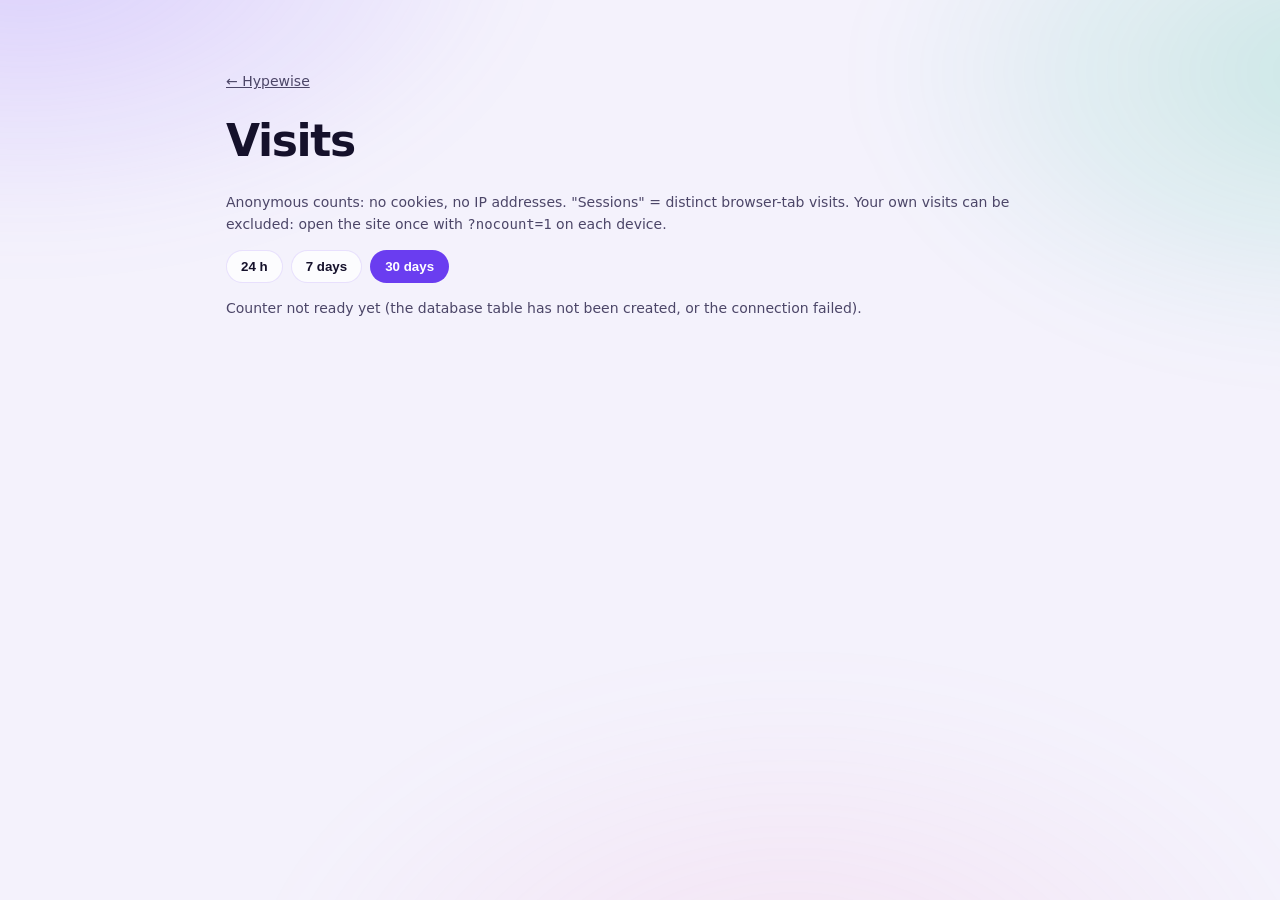
<file: site/stats.html>
<!doctype html>
<html lang="en"><head><meta charset="utf-8"><meta name="viewport" content="width=device-width,initial-scale=1,viewport-fit=cover">
<title>Visits · Hypewise</title>
<meta name="robots" content="noindex,nofollow">
<link rel="icon" href="favicon.svg" type="image/svg+xml">
<script>try{var t=localStorage.getItem("hw-theme");if(t==="light"||t==="dark")document.documentElement.setAttribute("data-theme",t)}catch(e){}</script>
<link rel="stylesheet" href="style.css?v=22">
<style>
.st{max-width:860px;margin:0 auto;padding:28px 16px 60px}
.st h1{font-size:clamp(28px,6vw,44px);margin:6px 0 4px}.st h2{margin:30px 0 10px;font-size:20px}
.st .note{color:var(--muted);font-size:14px}
.tiles{display:grid;grid-template-columns:repeat(auto-fit,minmax(150px,1fr));gap:12px;margin:18px 0}
.tile{padding:16px 18px;border-radius:18px;border:1px solid var(--line);background:var(--surface)}
.tile b{display:block;font-size:34px;letter-spacing:-.03em;font-family:var(--display)}.tile small{color:var(--muted)}
.row{display:grid;grid-template-columns:110px 1fr 90px;gap:10px;align-items:center;padding:6px 0;font-size:14px;border-bottom:1px solid var(--line)}
.row.two{grid-template-columns:1fr 90px}.row span:last-child{text-align:right;font-weight:700}
.bar{height:10px;border-radius:6px;background:linear-gradient(90deg,var(--accent),var(--accent2));min-width:3px}
.row .p{overflow:hidden;text-overflow:ellipsis;white-space:nowrap}
.seg{display:flex;gap:8px;margin:10px 0}.seg button{padding:8px 14px;border-radius:999px;border:1px solid var(--line);background:var(--surface);color:inherit;cursor:pointer;font-weight:600}
.seg button.on{background:var(--accent);color:#fff;border-color:transparent}
</style></head><body>
<main class="st">
  <p class="note"><a href="./">← Hypewise</a></p>
  <h1>Visits</h1>
  <p class="note">Anonymous counts: no cookies, no IP addresses. "Sessions" = distinct browser-tab visits. Your own visits can be excluded: open the site once with <code>?nocount=1</code> on each device.</p>
  <div class="seg" id="seg"><button data-d="1">24 h</button><button data-d="7">7 days</button><button data-d="30" class="on">30 days</button></div>
  <div id="out"><p class="note">Loading…</p></div>
</main>
<script>
var URL_="https://fbxvrrppskilblmszlvo.supabase.co", KEY="sb_publishable_D1afxXoieLW5ORTAuqoytQ_MLrr7Viz", days=30;
function esc(s){return String(s).replace(/[&<>"]/g,function(c){return{"&":"&amp;","<":"&lt;",">":"&gt;",'"':"&quot;"}[c]})}
function bars(rows,key,label){var m=Math.max.apply(null,rows.map(function(r){return r[key]}).concat([1]));return rows.map(function(r){return '<div class="row"><span>'+esc(r[label])+'</span><div><div class="bar" style="width:'+(r[key]/m*100)+'%"></div></div><span>'+r[key]+'</span></div>'}).join("")||'<p class="note">No data yet.</p>'}
function list(rows,key,label){return rows.map(function(r){return '<div class="row two"><span class="p">'+esc(r[label])+'</span><span>'+r[key]+'</span></div>'}).join("")||'<p class="note">No data yet.</p>'}
async function load(){
  var o=document.getElementById("out");
  try{
    var r=await fetch(URL_+"/rest/v1/rpc/visit_stats",{method:"POST",headers:{apikey:KEY,Authorization:"Bearer "+KEY,"Content-Type":"application/json"},body:JSON.stringify({days:days})});
    if(!r.ok) throw new Error(r.status);
    var s=await r.json(), d=s.daily||[], v=0,se=0; d.forEach(function(x){v+=x.views;se+=x.sessions});
    var today=d.length?d[d.length-1]:{views:0,sessions:0};
    o.innerHTML='<div class="tiles"><div class="tile"><b>'+v+'</b><small>page views ('+days+'d)</small></div><div class="tile"><b>'+se+'</b><small>sessions ('+days+'d, approx.)</small></div><div class="tile"><b>'+s.total.views+'</b><small>views, all time</small></div><div class="tile"><b>'+s.total.sessions+'</b><small>sessions, all time</small></div></div>'+
    '<h2>Per day</h2>'+bars(d.slice().reverse().map(function(x){return{d:x.d,views:x.views}}),"views","d")+
    '<h2>Where visitors come from</h2>'+list(s.refs,"sessions","ref")+'<h2>Top pages</h2>'+list(s.pages,"views","path")+'<h2>Languages</h2>'+list(s.langs,"views","lang");
  }catch(e){o.innerHTML='<p class="note">Counter not ready yet (the database table has not been created, or the connection failed).</p>'}
}
document.getElementById("seg").addEventListener("click",function(e){var b=e.target.closest("button");if(!b)return;days=+b.dataset.d;Array.prototype.forEach.call(this.children,function(x){x.classList.toggle("on",x===b)});load()});
load();
</script></body></html>
</file>
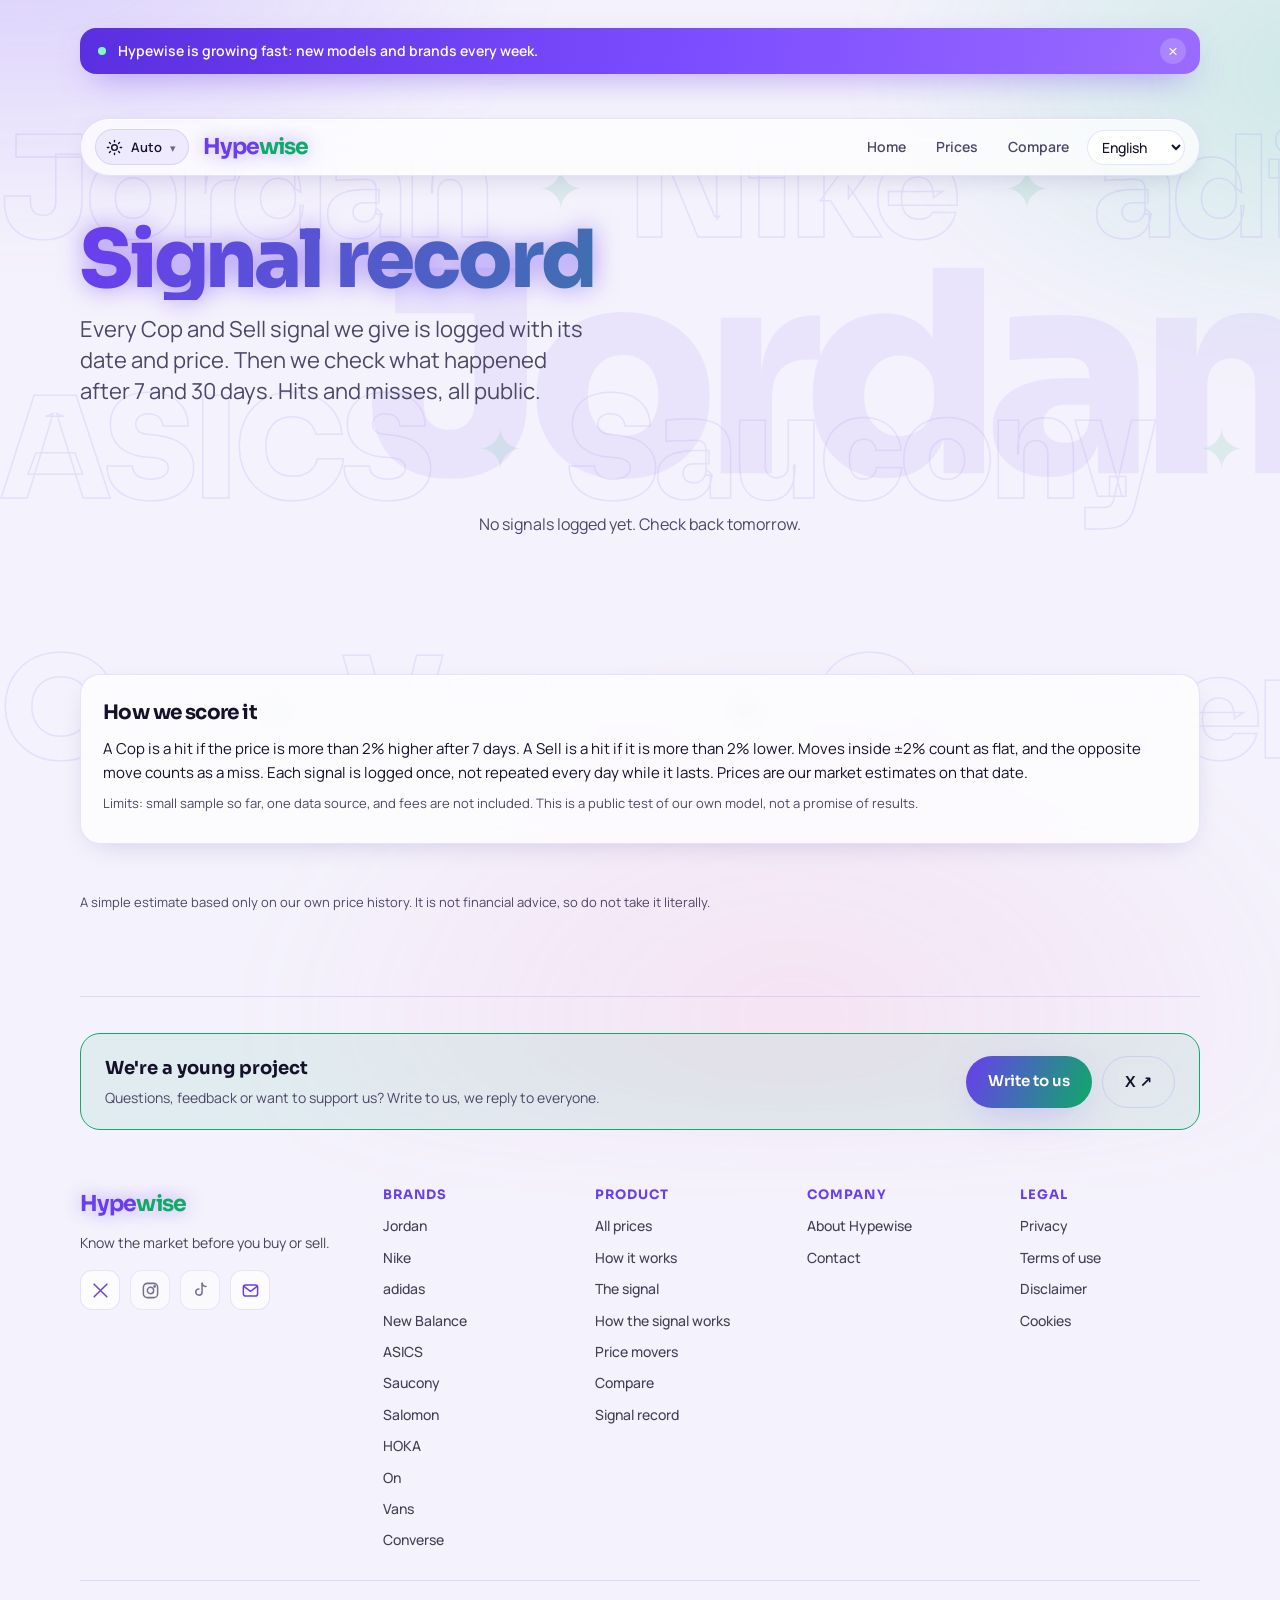
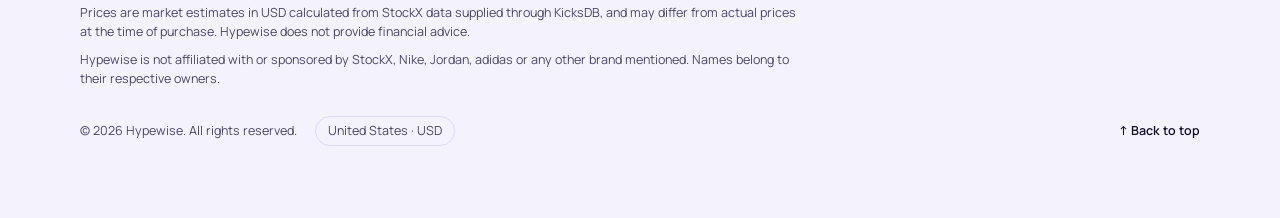
<file: site/track.html>
<!doctype html>
<html lang="en"><head><meta charset="utf-8"><meta name="viewport" content="width=device-width,initial-scale=1,viewport-fit=cover">
<title>Signal record · Hypewise</title>
<meta name="description" content="Every Cop and Sell signal Hypewise gives, logged with date and price and checked after 7 and 30 days. Hits and misses, all public. Estimates only, not financial advice.">
<link rel="canonical" href="https://itsbarbaz.github.io/sneaker-radar/track.html">
<meta property="og:type" content="website"><meta property="og:site_name" content="Hypewise">
<meta property="og:title" content="Signal record · Hypewise"><meta property="og:description" content="We log every Cop and Sell signal and check what happened next. Hits and misses, all public.">
<meta property="og:image" content="https://itsbarbaz.github.io/sneaker-radar/og-image.png"><meta name="twitter:card" content="summary_large_image">
<link rel="icon" href="favicon.svg" type="image/svg+xml">
<script>try{var t=localStorage.getItem("hw-theme");if(t==="light"||t==="dark")document.documentElement.setAttribute("data-theme",t)}catch(e){}</script>
<link rel="stylesheet" href="style.css?v=22">
<link rel="stylesheet" href="https://fonts.googleapis.com/css2?family=Sora:wght@500;600;700;800&family=Manrope:wght@400;500;600;700&family=JetBrains+Mono:wght@400;500&display=swap">
<style>
.rec{display:flex;flex-direction:column;gap:48px;padding-bottom:40px}
.rec h1{font-weight:800;font-size:clamp(40px,8vw,80px);line-height:1;margin:0;letter-spacing:-.04em}
.rec .lead{font-size:clamp(17px,2.4vw,22px);color:var(--muted);max-width:40ch;margin:14px 0 0;line-height:1.4}
.since{font:600 12px var(--mono);letter-spacing:.1em;text-transform:uppercase;color:var(--muted);margin-top:18px}
.tiles{display:grid;grid-template-columns:repeat(auto-fit,minmax(190px,1fr));gap:14px}
.tile{padding:22px}
.tile small{display:block;font:600 11px var(--mono);letter-spacing:.1em;text-transform:uppercase;color:var(--muted)}
.tile b{display:block;font:800 clamp(34px,6vw,56px)/1 var(--display);letter-spacing:-.04em;margin:10px 0 4px;font-variant-numeric:tabular-nums}
.tile span{font-size:13px;color:var(--muted)}
.byv{display:grid;grid-template-columns:repeat(auto-fit,minmax(260px,1fr));gap:14px}
.vcard{padding:22px;display:flex;flex-direction:column;gap:12px}
.vcard h2{margin:0;font-size:22px}
.vcard.cop h2{color:var(--up)}.vcard.sell h2{color:var(--down)}
.bar{display:flex;height:12px;border-radius:99px;overflow:hidden;background:var(--tint)}
.bar i{display:block;height:100%}.bar .h{background:var(--up)}.bar .f{background:var(--muted);opacity:.45}.bar .m{background:var(--down)}
.vcard .nums{display:flex;gap:16px;flex-wrap:wrap;font-size:13px;color:var(--muted)}.vcard .nums b{color:var(--ink)}
.note{padding:22px;line-height:1.6;font-size:15px}
.note h2{margin:0 0 8px;font-size:20px}.note p{margin:0 0 8px}
.early{padding:18px 22px;border-style:dashed;font-size:15px;line-height:1.5}
.tw{padding:8px 18px;overflow:auto}
.tw table{width:100%;border-collapse:collapse;font-size:14px;min-width:620px}
.tw th{font:600 11px var(--mono);letter-spacing:.08em;text-transform:uppercase;color:var(--muted);text-align:left;padding:14px 10px;border-bottom:1px solid var(--line)}
.tw td{padding:12px 10px;border-bottom:1px solid var(--line);font-variant-numeric:tabular-nums}
.tw tr:last-child td{border-bottom:0}
.tw td a{color:var(--ink);font-weight:600;text-decoration:none}.tw td a:hover{color:var(--accent)}
.tw .num{text-align:right;font-family:var(--mono)}.tw th.num{text-align:right}
.pillv{font:700 11px var(--mono);letter-spacing:.08em;text-transform:uppercase;padding:3px 9px;border-radius:99px;border:1px solid currentColor}
.pillv.cop,.res.hit{color:var(--up)}.pillv.sell,.res.miss{color:var(--down)}.res.flat,.res.pending{color:var(--muted)}
.res{font-weight:700}
.msg{padding:40px 10px;text-align:center;color:var(--muted)}
</style></head><body>
<div class="wrap">
  <nav>
    <div class="nav-left"><button id="theme" class="theme" type="button"></button><a class="mark" href="./">Hype<span>wise</span></a></div>
    <div class="links"><a href="./" data-i18n="nav.home">Home</a><a href="board.html" data-i18n="nav.prices">Prices</a><select id="lang" class="langsel" aria-label="Language"></select></div>
  </nav>
  <main class="rec">
    <header class="rise">
      <h1 class="grad-text" data-i18n="tr.h1">Signal record</h1>
      <p class="lead" data-i18n="tr.sub"></p>
      <div class="since" id="since"></div>
    </header>
    <section class="tiles" id="tiles"></section>
    <p class="glass early" id="early" hidden></p>
    <section class="byv" id="byv"></section>
    <section class="glass note"><h2 data-i18n="tr.howh">How we score it</h2><p data-i18n="tr.how"></p><p class="fine" data-i18n="tr.limits"></p></section>
    <section class="glass tw" id="tw" hidden></section>
    <p class="fine" data-i18n="sg.disc"></p>
  </main>
  <footer><p data-i18n="foot1"></p><p data-i18n="foot2"></p></footer>
</div>
<script src="i18n.js?v=22"></script>
<script src="strings.js?v=22"></script>
<script src="app.js?v=22"></script>
<script src="favs.js?v=22"></script>
<script src="ui.js?v=22"></script>
<script>
HW.mount(); UI.initTheme(); UI.backdrop(); UI.banner(); UI.footer();
var D = window.HWD, $ = function (id) { return document.getElementById(id); }, rows = [], shown = 40, BAND = 2, MIN = 30;

function result(r, p) { // p = price after 7 days
  if (p == null) return r.checked_7d_at ? "none" : "pending";
  var ch = (p - r.price_at_signal) / r.price_at_signal * 100, dir = r.signal === "cop" ? ch : -ch;
  return dir > BAND ? "hit" : dir < -BAND ? "miss" : "flat";
}
function dfmt(s) { return new Date(s + "T12:00:00").toLocaleDateString(HW.locale(), { month: "short", day: "numeric", year: "numeric" }); }
function name(r) { var p = r.products || {}; return D.parseTitle(p.title || "", p.brand).name || p.sku || "?"; }
function pc(r, p) { if (p == null) return "–"; var ch = (p - r.price_at_signal) / r.price_at_signal * 100; return D.money(p) + ' <small style="color:var(--' + (ch > 0.05 ? "up" : ch < -0.05 ? "down" : "muted") + ')">' + D.pct(ch, HW.locale()) + "</small>"; }

function draw() {
  if (!rows.length) { $("tiles").innerHTML = '<div class="msg" style="grid-column:1/-1">' + D.esc(HW.t("tr.empty")) + "</div>"; return; }
  var first = rows[rows.length - 1].signal_date;
  $("since").textContent = HW.f("tr.since", { d: dfmt(first) });
  var done = rows.filter(function (r) { var k = result(r, r.price_7d); return k === "hit" || k === "flat" || k === "miss"; });
  var hits = done.filter(function (r) { return result(r, r.price_7d) === "hit"; }).length, enough = done.length >= MIN;
  var firstCheck = new Date(Date.parse(first) + 10 * 864e5).toISOString().slice(0, 10);
  $("tiles").innerHTML = [
    ["tr.s.logged", String(rows.length), HW.f("tr.s.logged2", { c: rows.filter(function (r) { return r.signal === "cop"; }).length, s: rows.filter(function (r) { return r.signal === "sell"; }).length })],
    ["tr.s.checked", String(done.length), HW.t("tr.s.checked2")],
    ["tr.s.hit", enough ? Math.round(hits / done.length * 100) + "%" : "–", enough ? HW.f("tr.s.hit2", { h: hits, n: done.length }) : HW.t("tr.s.hit3")]
  ].map(function (t) { return '<div class="glass tile rise"><small>' + D.esc(HW.t(t[0])) + "</small><b>" + t[1] + "</b><span>" + D.esc(t[2]) + "</span></div>"; }).join("");
  var ea = $("early"); ea.hidden = enough; if (!enough) ea.textContent = HW.f("tr.early", { m: MIN, d: dfmt(firstCheck) });
  $("byv").innerHTML = ["cop", "sell"].map(function (v) {
    var all = rows.filter(function (r) { return r.signal === v; }), d = all.filter(function (r) { return done.indexOf(r) > -1; });
    var h = d.filter(function (r) { return result(r, r.price_7d) === "hit"; }).length, f = d.filter(function (r) { return result(r, r.price_7d) === "flat"; }).length, m = d.length - h - f, t = d.length || 1;
    return '<div class="glass vcard ' + v + '"><h2>' + D.esc(HW.t(v + ".name")) + '</h2><div class="bar" aria-hidden="true"><i class="h" style="width:' + h / t * 100 + '%"></i><i class="f" style="width:' + f / t * 100 + '%"></i><i class="m" style="width:' + m / t * 100 + '%"></i></div>' +
      '<div class="nums"><span><b>' + h + "</b> " + D.esc(HW.t("tr.hit")) + "</span><span><b>" + f + "</b> " + D.esc(HW.t("tr.flat")) + "</span><span><b>" + m + "</b> " + D.esc(HW.t("tr.miss")) + "</span><span><b>" + (all.length - d.length) + "</b> " + D.esc(HW.t("tr.pending")) + "</span></div></div>";
  }).join("");
  var list = rows.slice(0, shown);
  $("tw").hidden = false;
  $("tw").innerHTML = "<table><thead><tr><th>" + [HW.t("tr.date"), HW.t("tr.shoe"), HW.t("tr.sig"), HW.t("tr.p0")].map(D.esc).join("</th><th>") + '</th><th class="num">' + D.esc(HW.t("tr.p7")) + '</th><th class="num">' + D.esc(HW.t("tr.p30")) + '</th><th class="num">' + D.esc(HW.t("tr.res")) + "</th></tr></thead><tbody>" +
    list.map(function (r) {
      var k = result(r, r.price_7d);
      return "<tr><td>" + D.esc(dfmt(r.signal_date)) + '</td><td><a href="shoe.html?sku=' + encodeURIComponent((r.products || {}).sku || "") + '">' + D.esc(name(r)) + '</a></td><td><span class="pillv ' + r.signal + '">' + D.esc(HW.t(r.signal + ".name")) + "</span></td><td>" + D.money(r.price_at_signal) + '</td><td class="num">' + pc(r, r.price_7d) + '</td><td class="num">' + pc(r, r.price_30d) + '</td><td class="num"><span class="res ' + k + '">' + D.esc(HW.t("tr." + (k === "none" ? "nodata" : k))) + "</span></td></tr>";
    }).join("") + "</tbody></table>" + (rows.length > shown ? '<div style="text-align:center;padding:14px"><button type="button" class="btn ghost" id="more">' + D.esc(HW.t("tr.more")) + "</button></div>" : "");
  var mb = $("more"); if (mb) mb.addEventListener("click", function () { shown += 60; draw(); });
}
document.addEventListener("hw-lang", draw);
(async function () {
  try { rows = await D.api("signal_log?select=id,signal,signal_date,price_at_signal,price_7d,price_30d,checked_7d_at,products(title,brand,sku)&order=signal_date.desc,id.desc&limit=2000"); }
  catch (e) { console.warn(e); rows = []; }
  draw();
})();
</script></body></html>
</file>
<file: site/style.css>
/* Hypewise design system: violet + green on a soft night/day aurora. Glass cards, big numerals, motion only as enhancement. */
:root{
  --bg:#f4f2fc; --surface:rgba(255,255,255,.72); --solid:#ffffff; --ink:#15112b; --muted:#4c4668; --line:rgba(106,61,240,.14);
  --accent:#6a3df0; --on-accent:#ffffff; --accent2:#0fa968; --tint:rgba(106,61,240,.08);
  --up:#0b8a4c; --down:#d1365c; --wait:#a76a00;
  --aur1:rgba(124,77,255,.22); --aur2:rgba(16,185,129,.18); --aur3:rgba(255,120,180,.12);
  --glow:0 10px 40px -12px rgba(106,61,240,.35); --shadow:0 1px 0 rgba(255,255,255,.7) inset,0 8px 30px -14px rgba(40,20,120,.25);
  --grad:linear-gradient(110deg,#6a3df0 0%,#0fa968 100%);
  --display:"Sora",system-ui,sans-serif; --body:"Manrope",system-ui,sans-serif; --mono:"JetBrains Mono",ui-monospace,monospace;
  --r:20px;
}
@media (prefers-color-scheme:dark){:root:not([data-theme="light"]){
  --bg:#0a0816; --surface:rgba(255,255,255,.05); --solid:#15112b; --ink:#f1eeff; --muted:#cdc7ec; --line:rgba(255,255,255,.1);
  --accent:#9a7cff; --on-accent:#0e0626; --accent2:#3be8a0; --tint:rgba(154,124,255,.12);
  --up:#3be8a0; --down:#ff6b92; --wait:#e6b04a;
  --aur1:rgba(124,77,255,.38); --aur2:rgba(16,185,129,.22); --aur3:rgba(255,90,170,.16);
  --glow:0 10px 50px -12px rgba(154,124,255,.55); --shadow:0 1px 0 rgba(255,255,255,.06) inset,0 10px 30px -14px rgba(0,0,0,.7);
  --grad:linear-gradient(110deg,#9a7cff 0%,#3be8a0 100%); color-scheme:dark}}
:root[data-theme="dark"]{
  --bg:#0a0816; --surface:rgba(255,255,255,.05); --solid:#15112b; --ink:#f1eeff; --muted:#cdc7ec; --line:rgba(255,255,255,.1);
  --accent:#9a7cff; --on-accent:#0e0626; --accent2:#3be8a0; --tint:rgba(154,124,255,.12);
  --up:#3be8a0; --down:#ff6b92; --wait:#e6b04a;
  --aur1:rgba(124,77,255,.38); --aur2:rgba(16,185,129,.22); --aur3:rgba(255,90,170,.16);
  --glow:0 10px 50px -12px rgba(154,124,255,.55); --shadow:0 1px 0 rgba(255,255,255,.06) inset,0 10px 30px -14px rgba(0,0,0,.7);
  --grad:linear-gradient(110deg,#9a7cff 0%,#3be8a0 100%); color-scheme:dark}

*{box-sizing:border-box}
html{scroll-behavior:smooth}
body{background:var(--bg);color:var(--ink);font-family:var(--body);font-size:16px;line-height:1.6;position:relative;
  padding-block:20px 56px;padding-left:max(16px,env(safe-area-inset-left,0px));padding-right:max(16px,env(safe-area-inset-right,0px))}
body::before{content:"";position:fixed;inset:-25%;z-index:-1;pointer-events:none;filter:blur(40px);
  background:radial-gradient(38% 32% at 18% 12%,var(--aur1),transparent 70%),radial-gradient(34% 30% at 86% 22%,var(--aur2),transparent 70%),radial-gradient(40% 36% at 58% 92%,var(--aur3),transparent 70%)}
.wrap{max-width:1120px;margin:0 auto;display:flex;flex-direction:column;gap:44px}
a{color:inherit}
:focus-visible{outline:2px solid var(--accent);outline-offset:3px;border-radius:6px}
h1,h2,h3{font-family:var(--display);letter-spacing:-.03em}
.grad-text{background:var(--grad);-webkit-background-clip:text;background-clip:text;color:transparent}

/* barra in alto */
nav{display:flex;align-items:center;justify-content:space-between;gap:14px;flex-wrap:wrap;padding:10px 14px;border:1px solid var(--line);border-radius:999px;background:var(--surface);backdrop-filter:blur(14px);-webkit-backdrop-filter:blur(14px);box-shadow:var(--shadow)}
.nav-left{display:flex;align-items:center;gap:14px}
.mark{font-family:var(--display);font-weight:700;font-size:22px;letter-spacing:-.04em;text-decoration:none;color:var(--accent)}
.mark span{color:var(--accent2)}
nav .links{display:flex;gap:6px;align-items:center;flex-wrap:wrap;font-size:14px;font-weight:600}
nav .links a:not(.btn){text-decoration:none;color:var(--muted);padding:6px 12px;border-radius:999px}
nav .links a:not(.btn):hover{color:var(--ink);background:var(--tint)}
nav .links a[aria-current]{color:var(--ink);background:var(--tint)}

.btn{display:inline-block;font-family:var(--display);font-weight:600;font-size:15px;text-decoration:none;padding:13px 22px;border-radius:999px;background:var(--grad);color:#fff!important;border:0;box-shadow:var(--glow);cursor:pointer}
.btn.ghost{background:transparent;color:var(--ink)!important;border:1px solid var(--line);box-shadow:none;backdrop-filter:blur(8px)}
.btn.ghost:hover{border-color:var(--accent)}
nav .btn{padding:8px 16px;font-size:13px}
.langsel,.chip,select,input[type=search]{font:inherit;font-size:14px;font-weight:500;color:var(--ink);background:var(--surface);border:1px solid var(--line);border-radius:999px;padding:8px 14px;backdrop-filter:blur(8px)}
.langsel{padding:6px 10px}
.chip{cursor:pointer}
.chip:hover{border-color:var(--accent)}
.chip[aria-pressed="true"]{background:var(--grad);color:#fff;border-color:transparent;box-shadow:var(--glow)}
.up{color:var(--up)}.down{color:var(--down)}.flat{color:var(--muted)}
.glass{background:var(--surface);border:1px solid var(--line);border-radius:var(--r);box-shadow:var(--shadow);backdrop-filter:blur(14px);-webkit-backdrop-filter:blur(14px)}
footer{display:flex;flex-direction:column;gap:8px;font-size:13px;color:var(--muted);border-top:1px solid var(--line);padding-top:22px}
footer p{margin:0;max-width:80ch}
.fine{font-size:12px;color:var(--muted);margin:0}
.demo{font-family:var(--mono);font-size:12px;border:1px dashed var(--accent);color:var(--accent);padding:8px 14px;border-radius:12px}

/* marchio in stile badge: sigla colorata, non il logo ufficiale */
.bmark{display:inline-flex;align-items:center;justify-content:center;flex:none;width:var(--s,40px);height:var(--s,40px);border-radius:30%;color:#fff;font-family:var(--display);font-weight:700;font-size:calc(var(--s,40px)*.36);letter-spacing:-.04em;background:linear-gradient(135deg,var(--c1),var(--c2));box-shadow:0 6px 18px -8px var(--c1)}
.bchip{display:inline-flex;align-items:center;gap:10px;padding:6px 16px 6px 6px;border-radius:999px;background:var(--surface);border:1px solid var(--line);font-weight:600;font-size:15px;backdrop-filter:blur(8px);white-space:nowrap}

/* badge "verificato" */
.verified{display:inline-flex;align-items:center;gap:6px;font-size:12px;font-weight:700;color:var(--accent2);background:color-mix(in srgb,var(--accent2) 14%,transparent);border:1px solid color-mix(in srgb,var(--accent2) 35%,transparent);border-radius:999px;padding:3px 10px 3px 6px;white-space:nowrap}
.verified svg{width:15px;height:15px}

/* copertina scarpa: sfumatura generata + foto ufficiale se c'è */
.cover{position:relative;aspect-ratio:16/10;border-radius:calc(var(--r) - 6px);overflow:hidden;display:flex;align-items:flex-end;padding:12px;color:#fff;
  background:radial-gradient(90% 120% at 10% 0%,var(--c1),transparent 60%),radial-gradient(90% 120% at 100% 100%,var(--c2),transparent 60%),#17122f}
.cover .big{position:absolute;right:-6%;bottom:-24%;font-family:var(--display);font-weight:800;font-size:clamp(90px,16vw,200px);line-height:1;letter-spacing:-.06em;color:rgba(255,255,255,.14);user-select:none}
.cover img{position:absolute;inset:0;width:100%;height:100%;object-fit:contain;background:#fff}
.cover .tag{position:relative;display:flex;gap:8px;align-items:center;flex-wrap:wrap}
svg.spark{width:100%;max-width:130px;height:36px;display:block}

/* movimento */
@keyframes drift{from{transform:translate3d(-2%,-1%,0) scale(1)}to{transform:translate3d(3%,2%,0) scale(1.08)}}
@keyframes rise{from{opacity:0;transform:translateY(18px)}to{opacity:1;transform:none}}
@keyframes ticker{from{transform:translateX(0)}to{transform:translateX(-50%)}}
@keyframes draw{to{stroke-dashoffset:0}}
@keyframes fadein{from{opacity:0}to{opacity:1}}
@media (prefers-reduced-motion:no-preference){
  body::before{animation:drift 26s ease-in-out infinite alternate}
  .btn{transition:transform .15s,box-shadow .15s}.btn:hover{transform:translateY(-2px)}
  .rise{animation:rise .6s cubic-bezier(.2,.7,.2,1) both;animation-delay:calc(var(--i,0)*45ms)}
}
@supports (animation-timeline:view()){
  @media (prefers-reduced-motion:no-preference){
    .scroll-rise{animation:rise linear both;animation-timeline:view();animation-range:entry 0% entry 40%}
  }
}


/* menu a tendina del tema */
.tmenu{position:relative}
.theme{display:inline-flex;align-items:center;gap:8px;height:36px;padding:0 12px 0 10px;border-radius:999px;border:1px solid var(--line);background:var(--tint);color:var(--ink);font:600 13px var(--body);cursor:pointer}
.theme svg,.tmenu li svg{width:17px;height:17px;stroke:currentColor;fill:none;stroke-width:2;stroke-linecap:round;stroke-linejoin:round;flex:none}
.theme i{font-style:normal;font-size:11px;opacity:.6}
.theme:hover{border-color:var(--accent)}
.tmenu ul{position:absolute;z-index:30;top:calc(100% + 8px);left:0;min-width:170px;margin:0;padding:6px;list-style:none;border:1px solid var(--line);border-radius:16px;background:var(--solid);box-shadow:0 20px 50px -12px rgba(30,10,100,.35)}
.tmenu ul[hidden]{display:none}
.tmenu li button{display:flex;align-items:center;gap:10px;width:100%;padding:9px 12px;border:0;border-radius:11px;background:transparent;color:var(--ink);font:600 14px var(--body);cursor:pointer;text-align:left}
.tmenu li button:hover{background:var(--tint)}
.tmenu li button[aria-checked="true"]{background:var(--grad);color:#fff}

/* banner viola */
.banner{display:flex;align-items:center;gap:12px;padding:10px 14px 10px 18px;border-radius:16px;color:#fff;background:linear-gradient(100deg,#5a2fe0,#7c4dff 55%,#9b6bff);box-shadow:0 12px 34px -14px rgba(106,61,240,.7);font-size:14px;font-weight:600}
.banner .dot{width:8px;height:8px;border-radius:50%;background:#7dffc4;flex:none;box-shadow:0 0 0 0 rgba(125,255,196,.7)}
.banner p{margin:0;flex:1;transition:opacity .28s,transform .28s}
.banner p.out{opacity:0;transform:translateY(-6px)}
.banner button{border:0;background:rgba(255,255,255,.18);color:#fff;width:26px;height:26px;border-radius:50%;font-size:17px;line-height:1;cursor:pointer;flex:none}
.banner button:hover{background:rgba(255,255,255,.3)}
@media (prefers-reduced-motion:no-preference){.banner .dot{animation:pulse 2s infinite}@keyframes pulse{70%{box-shadow:0 0 0 9px rgba(125,255,196,0)}100%{box-shadow:0 0 0 0 rgba(125,255,196,0)}}}

/* sfondo: marchi che scorrono + parola gigante che cambia */
#hw-bg{position:fixed;inset:0;z-index:-1;overflow:hidden;pointer-events:none;display:flex;flex-direction:column;justify-content:space-evenly}
#hw-bg .row{display:flex;align-items:center;gap:48px;width:max-content;white-space:nowrap;font:800 clamp(70px,11vw,150px)/1 var(--display);letter-spacing:-.04em;color:transparent;-webkit-text-stroke:1.5px var(--accent);opacity:.1}
#hw-bg .row i{font-style:normal;font-size:.4em;-webkit-text-stroke:0;color:var(--accent2)}
#hw-bg .bigword{position:absolute;right:-2%;top:42%;transform:translateY(-50%);font:800 clamp(90px,22vw,320px)/1 var(--display);letter-spacing:-.06em;color:var(--accent);opacity:.07;transition:opacity .6s,transform .6s}
#hw-bg .bigword.off{opacity:0;transform:translateY(-44%)}
@keyframes marq{from{transform:translateX(0)}to{transform:translateX(-50%)}}
@media (prefers-reduced-motion:no-preference){
  #hw-bg .row{animation:marq 90s linear infinite}
  #hw-bg .row:nth-child(2){animation-direction:reverse;animation-duration:110s}
}

/* nastro dei prezzi */
.ticker{overflow:hidden;mask-image:linear-gradient(90deg,transparent,#000 6%,#000 94%,transparent);-webkit-mask-image:linear-gradient(90deg,transparent,#000 6%,#000 94%,transparent)}
.ticker .track{display:flex;gap:10px;width:max-content;padding:4px 0}
.ticker .it{display:inline-flex;gap:12px;align-items:center;white-space:nowrap;padding:8px 8px 8px 16px;border-radius:999px;background:var(--surface);border:1px solid var(--line);backdrop-filter:blur(10px);font-size:13px}
.ticker .nm{color:var(--muted);font-weight:600}
.ticker .it b{font-family:var(--mono);font-weight:500;color:var(--ink)}
.ticker .pc{font-family:var(--mono);font-size:12px;font-weight:500;padding:3px 10px;border-radius:999px;background:var(--tint)}
.ticker .pc.up{background:color-mix(in srgb,var(--up) 16%,transparent)}
.ticker .pc.down{background:color-mix(in srgb,var(--down) 16%,transparent)}
@media (prefers-reduced-motion:no-preference){.ticker .track{animation:ticker 70s linear infinite}.ticker:hover .track{animation-play-state:paused}}
@media (prefers-reduced-motion:reduce){.ticker{overflow-x:auto}}

/* icone in riquadro */
.ico{display:grid;place-items:center;width:56px;height:56px;border-radius:18px;color:#fff;background:linear-gradient(135deg,var(--a,#6a3df0),var(--b,#0fa968));box-shadow:0 14px 28px -12px var(--a,#6a3df0),0 1px 0 rgba(255,255,255,.4) inset;position:relative}
.ico::after{content:"";position:absolute;inset:-5px;border-radius:22px;border:1px solid var(--line)}
.ico svg{width:26px;height:26px;stroke:currentColor;fill:none;stroke-width:2;stroke-linecap:round;stroke-linejoin:round}
@media (prefers-reduced-motion:no-preference){.glass:hover .ico{animation:wob .8s ease}@keyframes wob{30%{transform:rotate(-8deg) scale(1.08)}60%{transform:rotate(6deg) scale(1.08)}}}
.cover .shoe{position:absolute;left:50%;top:50%;width:78%;transform:translate(-50%,-52%);filter:drop-shadow(0 18px 24px rgba(0,0,0,.45))}
.cover img~.shoe{display:none}

/* testi secondari piu' leggibili */
.fine{font-size:13px;line-height:1.55}
.intro,.sub,.lead{color:color-mix(in srgb,var(--ink) 78%,transparent)}
.explain{display:flex;gap:14px;align-items:flex-start;padding:16px 20px;font-size:14.5px;line-height:1.6;color:color-mix(in srgb,var(--ink) 85%,transparent)}
.explain::before{content:"i";flex:none;display:grid;place-items:center;width:26px;height:26px;border-radius:50%;background:var(--grad);color:#fff;font:700 14px var(--display)}
.explain p{margin:0}

/* scritte neon */
.neon,.grad-text,h1 em{filter:drop-shadow(0 0 12px color-mix(in srgb,var(--accent) 55%,transparent))}
:root[data-theme="dark"] .neon,:root[data-theme="dark"] .grad-text,:root[data-theme="dark"] h1 em{filter:drop-shadow(0 0 10px rgba(154,124,255,.85)) drop-shadow(0 0 28px rgba(59,232,160,.45))}
@media (prefers-color-scheme:dark){:root:not([data-theme="light"]) .neon,:root:not([data-theme="light"]) .grad-text,:root:not([data-theme="light"]) h1 em{filter:drop-shadow(0 0 10px rgba(154,124,255,.85)) drop-shadow(0 0 28px rgba(59,232,160,.45))}}
.neon-sign{display:inline-block;font:700 clamp(15px,2.2vw,20px) var(--display);letter-spacing:.14em;text-transform:uppercase;color:#fff;padding:10px 20px;border-radius:14px;border:2px solid var(--accent2);background:rgba(10,8,22,.55);
  text-shadow:0 0 4px #fff,0 0 12px var(--accent2),0 0 28px var(--accent2),0 0 52px var(--accent2);box-shadow:0 0 14px var(--accent2),inset 0 0 14px color-mix(in srgb,var(--accent2) 40%,transparent)}
.neon-sign.v{border-color:#a98bff;text-shadow:0 0 4px #fff,0 0 12px #9a7cff,0 0 28px #9a7cff,0 0 52px #7c4dff;box-shadow:0 0 14px #7c4dff,inset 0 0 14px rgba(124,77,255,.4)}
.eyebrow b.rot{color:var(--accent2)!important;text-shadow:0 0 10px color-mix(in srgb,var(--accent2) 80%,transparent),0 0 24px color-mix(in srgb,var(--accent2) 55%,transparent)}
.soon{text-shadow:0 0 10px color-mix(in srgb,var(--accent) 70%,transparent);box-shadow:0 0 14px -2px var(--accent)}
.mark{text-shadow:0 0 18px color-mix(in srgb,var(--accent) 45%,transparent)}
@media (prefers-reduced-motion:no-preference){.neon-sign{animation:flick 5s infinite}@keyframes flick{0%,18%,22%,62%,64%,100%{opacity:1}20%,63%{opacity:.55}}}

/* marchi: simboli originali Hypewise (non i loghi ufficiali) */
.bmark svg.gl{width:58%;height:58%;stroke:currentColor;fill:none;stroke-width:2;stroke-linecap:round;stroke-linejoin:round}
.bmark{transition:transform .3s cubic-bezier(.3,1.5,.5,1)}
.bchip:hover .bmark,.brandsec>header:hover .bmark{transform:rotate(-10deg) scale(1.15)}
@media (prefers-reduced-motion:no-preference){
  .bchip .bmark{animation:bob 3.2s ease-in-out infinite;animation-delay:var(--d,0s)}
  .bchip .bmark svg.gl{animation:glint 4.5s ease-in-out infinite;animation-delay:var(--d,0s)}
  @keyframes bob{50%{transform:translateY(-4px)}}
  @keyframes glint{0%,70%,100%{transform:none}80%{transform:rotate(14deg) scale(1.15)}90%{transform:rotate(-8deg)}}
  .ico svg{animation:icoFloat 3.4s ease-in-out infinite}
  .ico::after{animation:ring 2.8s ease-out infinite}
  @keyframes icoFloat{50%{transform:translateY(-3px) scale(1.06)}}
  @keyframes ring{0%{transform:scale(.92);opacity:.9}100%{transform:scale(1.35);opacity:0}}
}
.ico.sm{width:42px;height:42px;border-radius:14px}.ico.sm svg{width:21px;height:21px}.ico.sm::after{border-radius:18px}
.h2i{display:flex;align-items:center;gap:14px}
.hl{font-family:var(--display);font-weight:800;color:var(--accent2);text-shadow:0 0 14px color-mix(in srgb,var(--accent2) 55%,transparent);white-space:nowrap}
.story p{font-size:16.5px;font-weight:500;color:var(--ink);line-height:1.65;padding-left:14px;border-left:3px solid var(--accent);margin:0 0 10px}
.story p:nth-of-type(2){border-color:var(--accent2)}
dd{font-weight:700}dt{color:var(--ink);opacity:.72}
.card h2{font-size:22px;font-weight:800}
.two h3{display:flex;align-items:center;gap:12px;font-size:21px;font-weight:800}
.two p{color:color-mix(in srgb,var(--ink) 82%,transparent)!important;font-size:16px!important;font-weight:500}

/* footer grande */
.bigfoot{display:flex;flex-direction:column;gap:28px;padding:36px 0 8px;border-top:1px solid var(--line);font-size:14px;color:var(--ink)}
.fgrid{display:grid;grid-template-columns:1.5fr repeat(4,1fr);gap:32px}
.fabout p{margin:10px 0 16px;max-width:30ch;color:color-mix(in srgb,var(--ink) 78%,transparent)}
.bigfoot h4{font:700 13px var(--display);letter-spacing:.08em;text-transform:uppercase;margin:0 0 12px;color:var(--accent)}
.bigfoot ul{list-style:none;margin:0;padding:0;display:flex;flex-direction:column;gap:9px}
.bigfoot ul a{text-decoration:none;color:color-mix(in srgb,var(--ink) 80%,transparent);font-weight:500}
.bigfoot ul a:hover{color:var(--accent2);text-shadow:0 0 12px color-mix(in srgb,var(--accent2) 50%,transparent)}
.soc{display:flex;gap:10px}
.soc .s{display:grid;place-items:center;width:40px;height:40px;border-radius:12px;border:1px solid var(--line);background:var(--surface);color:var(--muted);opacity:.75;cursor:default}
.soc .s svg{width:19px;height:19px;stroke:currentColor;fill:none;stroke-width:1.9;stroke-linecap:round;stroke-linejoin:round}
.fnotes{display:flex;flex-direction:column;gap:8px;padding-top:22px;border-top:1px solid var(--line)}
.fnotes p{margin:0;max-width:90ch;font-size:12.5px;line-height:1.55;color:var(--muted)}
.fbar{display:flex;gap:18px;flex-wrap:wrap;align-items:center;font-size:12.5px;color:var(--muted)}
.fbar .reg{padding:4px 12px;border:1px solid var(--line);border-radius:999px}
.fbar .top{margin-left:auto;text-decoration:none;font-weight:600;color:var(--ink)}
.fbar .top:hover{color:var(--accent)}
@media (max-width:860px){.fgrid{grid-template-columns:1fr 1fr}.fabout{grid-column:1/-1}}
/* pagina legale */
.legal{max-width:760px;display:flex;flex-direction:column;gap:40px}
.legal section{scroll-margin-top:20px}
.legal h1{font-size:clamp(34px,6vw,54px);margin:0}
.legal h2{font-size:26px;margin:0 0 10px}
.legal p,.legal li{font-size:16px;line-height:1.7;color:color-mix(in srgb,var(--ink) 88%,transparent)}
.legal .upd{font:500 12px var(--mono);color:var(--muted)}
.bigfoot nav{display:block;padding:0;border:0;border-radius:0;background:none;box-shadow:none;backdrop-filter:none;-webkit-backdrop-filter:none}

/* robustezza mobile */
html,body{overflow-x:clip;max-width:100%}
.wrap>*{min-width:0;max-width:100%}
.burger{display:none;width:40px;height:40px;border-radius:12px;border:1px solid var(--line);background:var(--tint);color:var(--ink);cursor:pointer;place-items:center;margin-left:auto}
.burger svg{width:22px;height:22px;stroke:currentColor;fill:none;stroke-width:2.2;stroke-linecap:round}
@media (max-width:720px){
  nav{flex-wrap:wrap;border-radius:22px;padding:10px 12px;gap:8px}
  .nav-left{flex:1;min-width:0}
  .burger{display:grid}
  nav .links{display:none;width:100%;flex-direction:column;align-items:stretch;gap:4px;padding-top:8px;border-top:1px solid var(--line)}
  nav.open .links{display:flex}
  nav .links a:not(.btn){padding:12px 14px;font-size:16px;border-radius:12px}
  nav .links .btn{text-align:center;padding:13px 16px;font-size:15px}
  nav .links .langsel{width:100%;padding:11px 14px;font-size:15px}
  .banner{font-size:13px;padding:8px 10px 8px 14px;border-radius:14px}
  .banner p{display:-webkit-box;-webkit-line-clamp:2;-webkit-box-orient:vertical;overflow:hidden}
  .wrap{gap:32px}
  h1{overflow-wrap:anywhere}
}

.soc .s.live{opacity:1;cursor:pointer;color:var(--accent);transition:transform .2s,box-shadow .2s}.soc .s.live:hover{transform:translateY(-3px);box-shadow:0 8px 22px color-mix(in srgb,var(--accent) 35%,transparent)}

/* ---- Saved sneakers + compare shortcuts ---- */
.heart{position:absolute;z-index:3;left:20px;top:20px;width:36px;height:36px;display:grid;place-items:center;padding:0;border-radius:50%;border:1px solid var(--line);background:color-mix(in srgb,var(--solid) 82%,transparent);backdrop-filter:blur(8px);color:var(--ink);cursor:pointer;transition:transform .18s,background .18s}
.heart svg,.favbtn svg{width:18px;height:18px;fill:none;stroke:currentColor;stroke-width:2;stroke-linejoin:round}
.heart:hover{transform:scale(1.1)}
.heart[aria-pressed="true"],.favbtn[aria-pressed="true"] svg{color:#ff3d6e}
.heart[aria-pressed="true"] svg,.favbtn[aria-pressed="true"] svg{fill:#ff3d6e;stroke:#ff3d6e}
.actions{display:flex;gap:10px;flex-wrap:wrap;margin-top:16px}
.actions .btn{display:inline-flex;align-items:center;gap:8px;text-decoration:none}

/* the top bar (and its theme menu) must stay above anything that follows */
nav{position:relative;z-index:50}
.tmenu ul{z-index:60}

.fyoung{display:flex;align-items:center;justify-content:space-between;gap:18px;flex-wrap:wrap;padding:20px 24px;margin-bottom:28px;border:1px solid var(--accent2);border-radius:20px;background:color-mix(in srgb,var(--accent2) 8%,transparent)}
.fyoung b{font-family:var(--display);font-size:18px}.fyoung p{margin:4px 0 0;color:var(--muted);font-size:14px;max-width:56ch}
.fyb{display:flex;gap:10px;flex-wrap:wrap}
</file>
